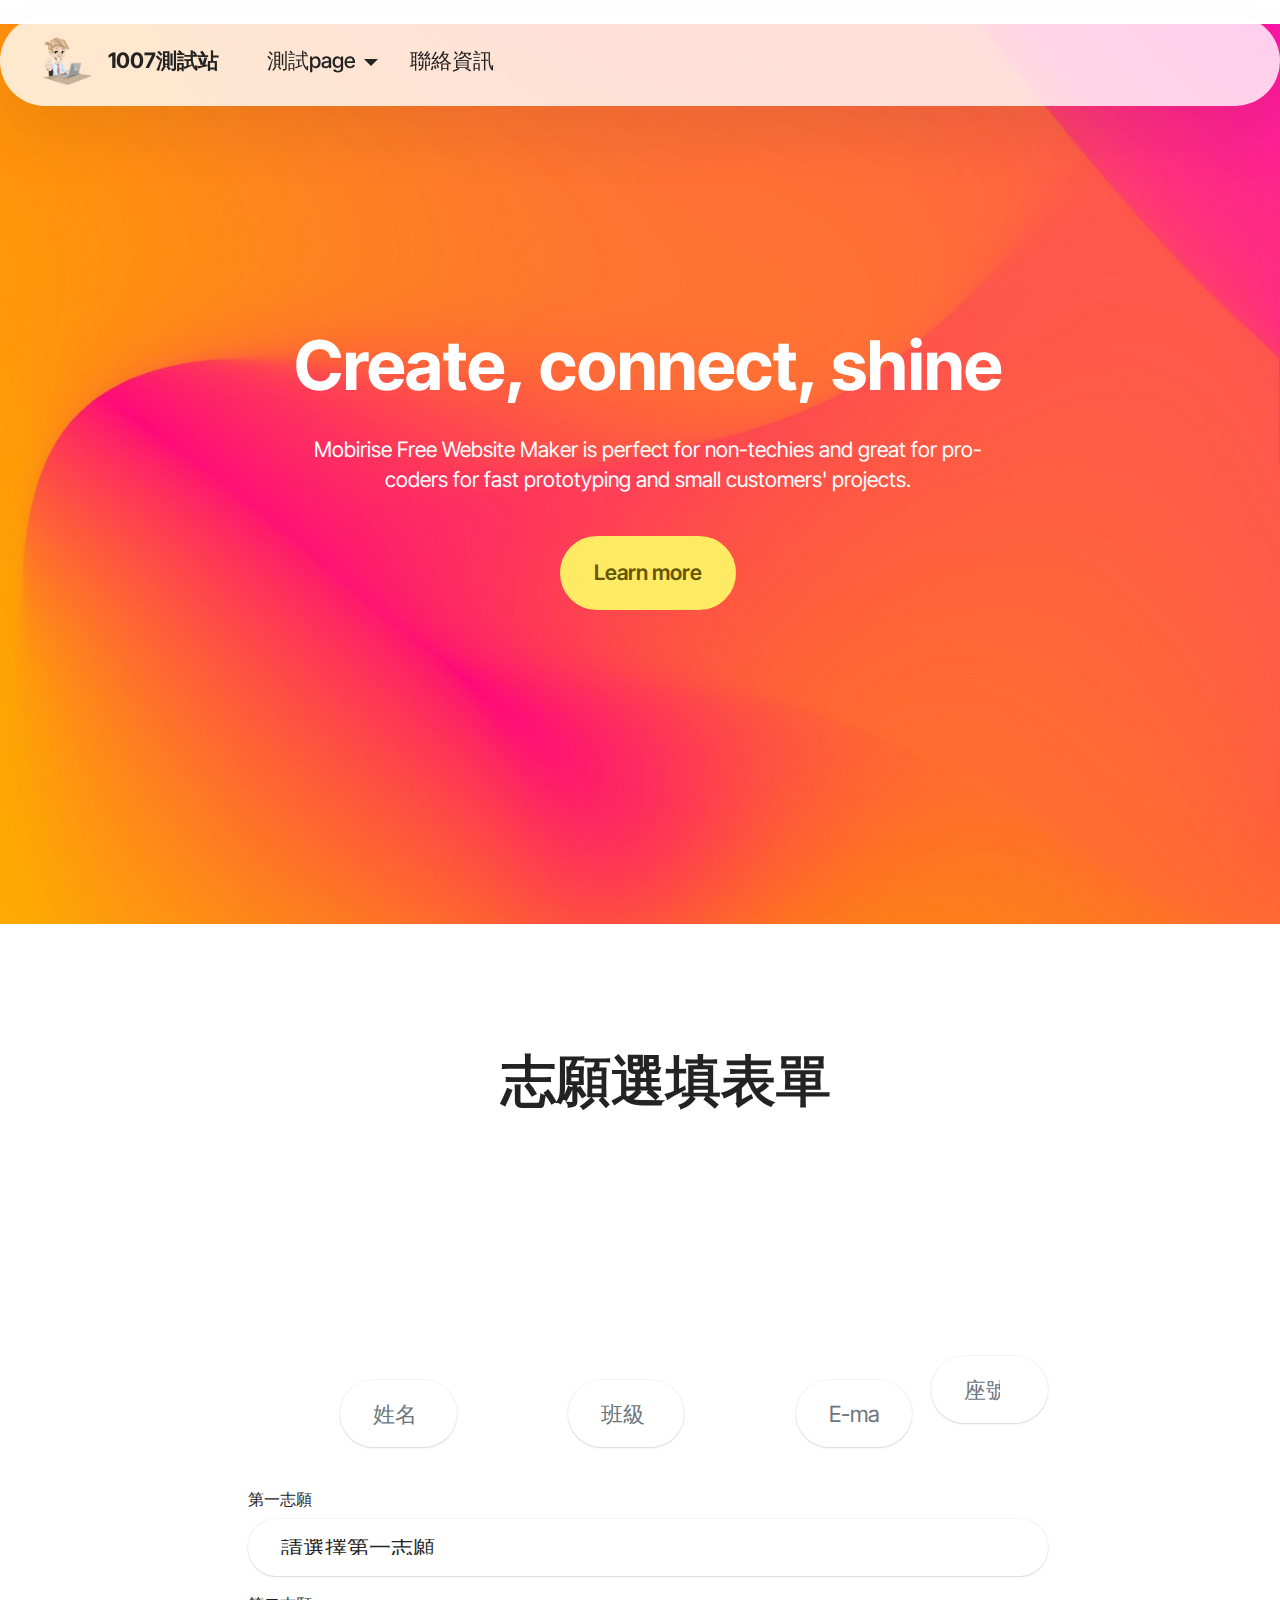
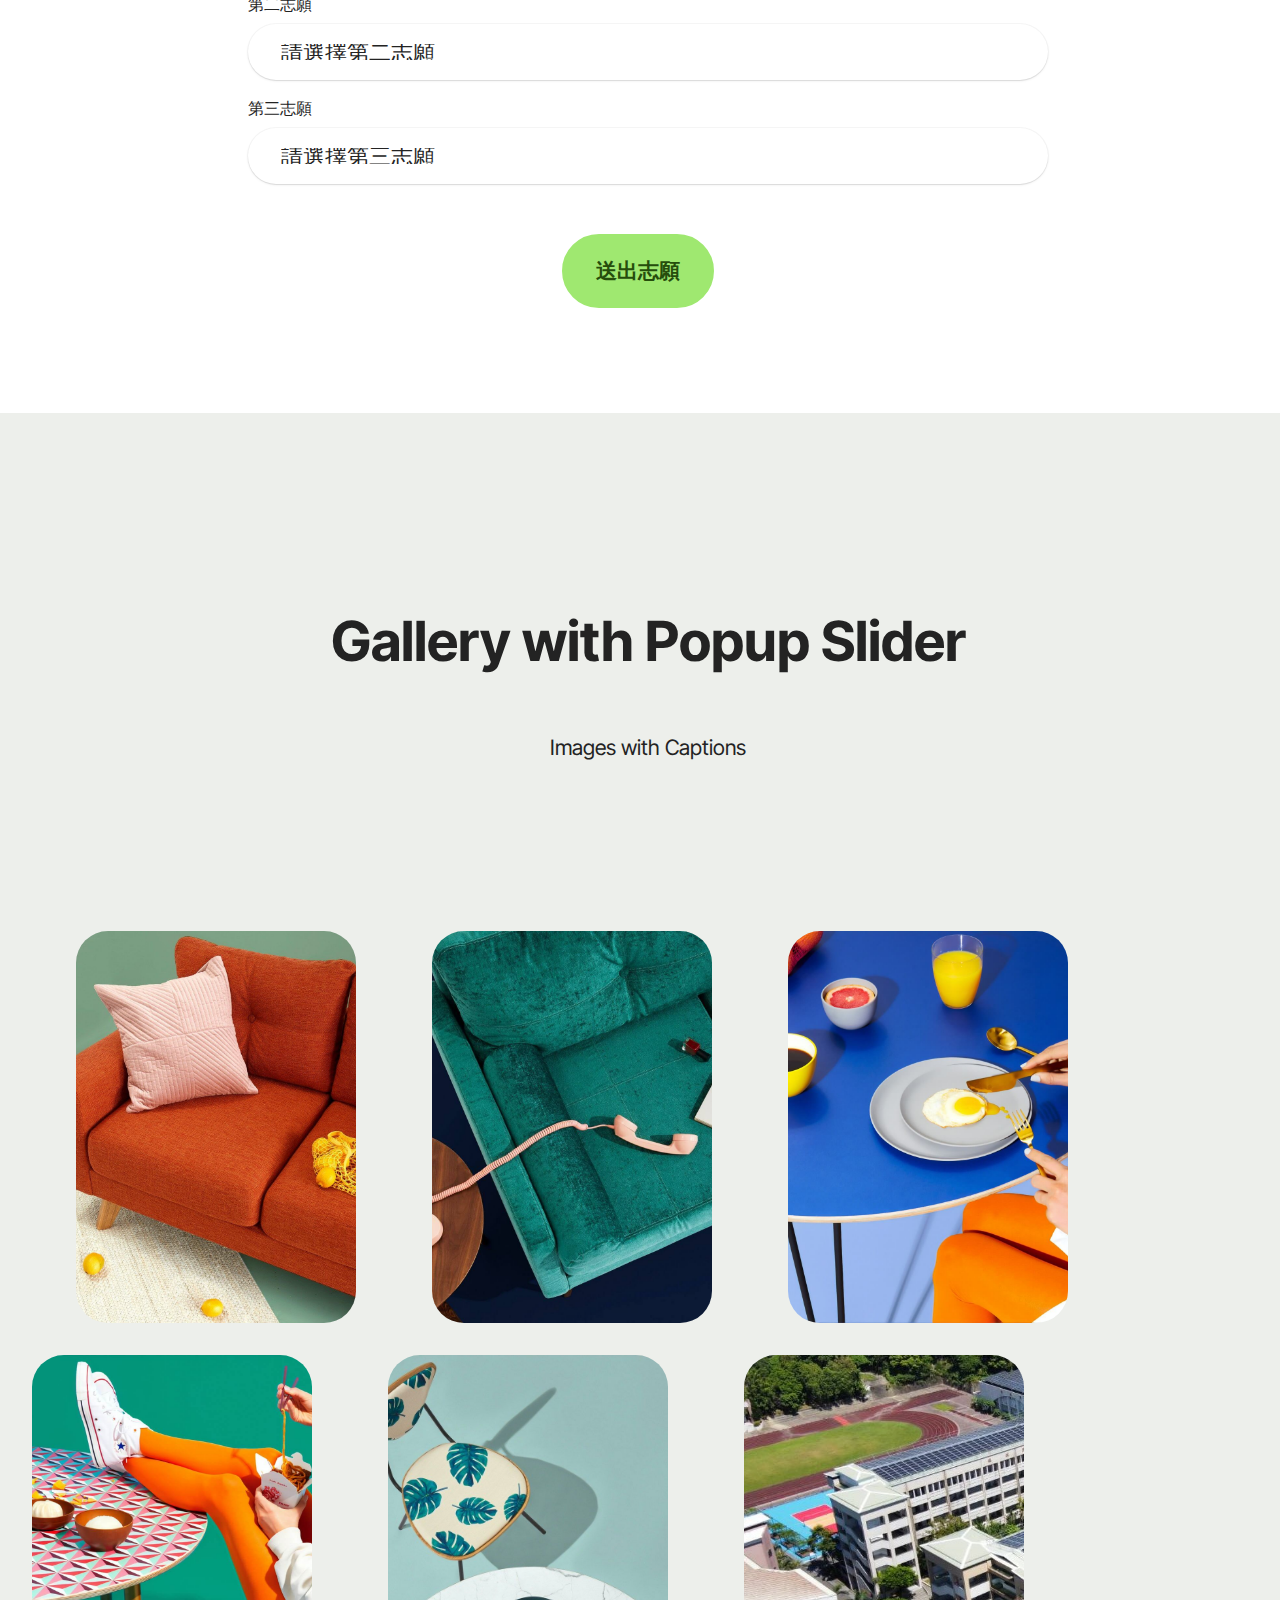
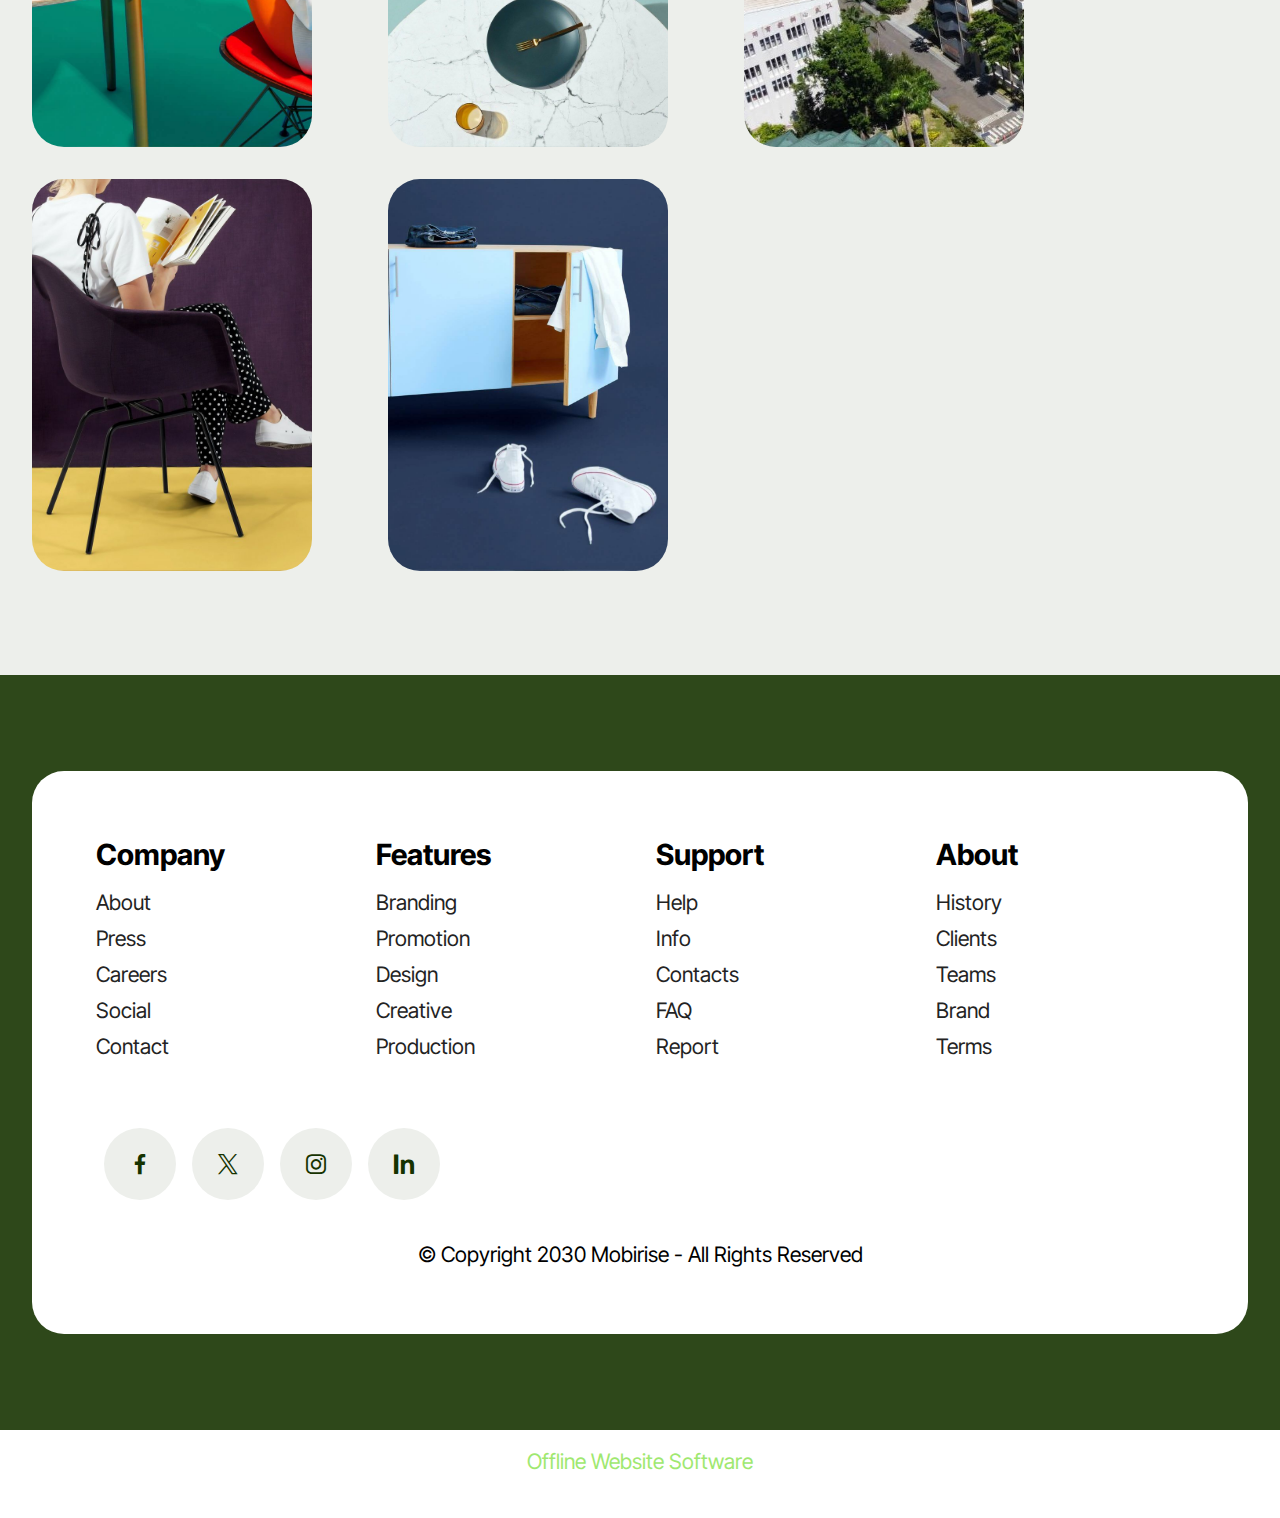
<file: index.html>
<!DOCTYPE html>
<html>
<head>
    <meta charset="UTF-8">
  <meta http-equiv="X-UA-Compatible" content="IE=edge">
  <meta name="generator" content="Mobirise v6.0.6, mobirise.com">
  <meta name="viewport" content="width=device-width, initial-scale=1, minimum-scale=1">
  <link rel="shortcut icon" href="assets/images/mbr-1.png" type="image/x-icon">
  <meta name="description" content="">
  
  
  <title>Home</title>
  <link rel="stylesheet" href="assets/web/assets/mobirise-icons2/mobirise2.css">
  <link rel="stylesheet" href="assets/bootstrap/css/bootstrap.min.css">
  <link rel="stylesheet" href="assets/bootstrap/css/bootstrap-grid.min.css">
  <link rel="stylesheet" href="assets/bootstrap/css/bootstrap-reboot.min.css">
  <link rel="stylesheet" href="assets/dropdown/css/style.css">
  <link rel="stylesheet" href="assets/socicon/css/styles.css">
  <link rel="stylesheet" href="assets/theme/css/style.css">
  <link rel="preload" href="https://fonts.googleapis.com/css?family=Inter+Tight:100,200,300,400,500,600,700,800,900,100i,200i,300i,400i,500i,600i,700i,800i,900i&display=swap" as="style" onload="this.onload=null;this.rel='stylesheet'">
  <noscript><link rel="stylesheet" href="https://fonts.googleapis.com/css?family=Inter+Tight:100,200,300,400,500,600,700,800,900,100i,200i,300i,400i,500i,600i,700i,800i,900i&display=swap"></noscript>
  <link rel="preload" as="style" href="assets/mobirise/css/mbr-additional.css?v=YywcsI"><link rel="stylesheet" href="assets/mobirise/css/mbr-additional.css?v=YywcsI" type="text/css">

  
  
  
</head>
<body>
  
  <section data-bs-version="5.1" class="menu menu1 cid-uYwQd6QhWN" once="menu" id="menu01-0">
	

	<nav class="navbar navbar-dropdown navbar-fixed-top navbar-expand-lg">
		<div class="container">
			<div class="navbar-brand">
				<span class="navbar-logo">
					<a href="https://kkbike-boop.github.io/1003/">
						<img src="assets/images/mbr-1.png" alt="Mobirise Website Builder" style="height: 3rem;">
					</a>
				</span>
				<span class="navbar-caption-wrap"><a class="navbar-caption text-black text-primary display-4" href="index.html#header09-1">1007測試站</a></span>
			</div>
			<button class="navbar-toggler" type="button" data-toggle="collapse" data-bs-toggle="collapse" data-target="#navbarSupportedContent" data-bs-target="#navbarSupportedContent" aria-controls="navbarNavAltMarkup" aria-expanded="false" aria-label="Toggle navigation">
				<div class="hamburger">
					<span></span>
					<span></span>
					<span></span>
					<span></span>
				</div>
			</button>
			<div class="collapse navbar-collapse" id="navbarSupportedContent">
				<ul class="navbar-nav nav-dropdown nav-right" data-app-modern-menu="true"><li class="nav-item dropdown">
						<a class="nav-link link text-black dropdown-toggle display-4" href="https://mobiri.se" aria-expanded="false" data-toggle="dropdown-submenu" data-bs-toggle="dropdown" data-bs-auto-close="outside">測試page</a><div class="dropdown-menu" aria-labelledby="dropdown-417"><a class="text-black dropdown-item text-primary display-4" href="page1.html#article07-7">page的第2個block</a><a class="text-black show dropdown-item text-primary display-4" href="page1.html#footer01-5">page的第3個block</a></div>
					</li>
					<li class="nav-item">
						<a class="nav-link link text-black text-primary display-4" href="index.html#footer01-2">聯絡資訊</a>
					</li></ul>
				
				
			</div>
		</div>
	</nav>
</section>

<section data-bs-version="5.1" class="header09 startm5 cid-uYwQgKo00y mbr-fullscreen" id="header09-1">	
    
	
	
	<div class="container-fluid">
		<div class="row">
			<div class="content-wrap col-12 col-md-8">
				<h1 class="mbr-section-title mbr-fonts-style mbr-white mb-4 display-1">
					<strong>Create, connect, shine</strong>
				</h1>
				
				<p class="mbr-fonts-style mbr-text mbr-white mb-4 display-7">
					Mobirise Free Website Maker is perfect for non-techies and great for pro-coders for fast prototyping
					and small customers' projects.
				</p>
				<div class="mbr-section-btn">
					<a class="btn btn-danger display-7" href="https://mobiri.se">
						Learn more
					</a>
				</div>
			</div>
		</div>
	</div>
</section>

<section data-bs-version="5.1" class="form5 cid-uYCK4HsLDC" id="form02-b">
    
    
    <div class="container">
        <div class="row justify-content-center">
            <div class="col-12 content-head">
                <div class="mbr-section-head mb-5">
                    <h3 class="mbr-section-title mbr-fonts-style align-center mb-0 display-2">
                        <strong>志願選填表單</strong>
                    </h3>
                    
                </div>
            </div>
        </div>
        <div class="row justify-content-center">
            <div class="col-lg-8 mx-auto mbr-form">
                                <form action="#" method="POST" class="mbr-form form-with-styler" id="customForm">
                    <div class="row">
                        <div hidden="hidden" data-form-alert="" class="alert alert-success col-12">送出成功！</div>
                        <div hidden="hidden" data-form-alert-danger="" class="alert alert-danger col-12">
                            抱歉...送出時發生問題！
                        </div>
                    </div>
                    <div class="dragArea row">
                                                <div class="col-md col-sm-12 form-group mb-3" data-for="name">
                            <input type="text" name="name" placeholder="姓名" data-form-field="name" class="form-control" value="" id="name-form02-b" required>
                        </div>
                                                <div class="col-md col-sm-12 form-group mb-3" data-for="class">
                            <input type="text" name="class" placeholder="班級" data-form-field="class" class="form-control" value="" id="class-form02-b" required>
                        </div>
                                                <div class="col-md col-sm-12 form-group mb-3" data-for="email">
                            <input type="email" name="email" placeholder="E-mail" data-form-field="email" class="form-control" value="" id="email-form02-b" required>
                        </div>
                        <div class="col-md col-sm-12 form-group mb-3" data-for="seat_number">
                            <input type="number" name="seat_number" placeholder="座號" data-form-field="seat_number" class="form-control" value="" id="seat_number-form02-b" required>
                        </div>

                        <div class="col-12 form-group mb-3">
                            <label class="form-label" for="wish1">第一志願</label>
                            <select name="wish1" id="wish1" class="form-control" required>
                                <option value="" disabled selected>請選擇第一志願</option>
                                <option value="排骨飯">排骨飯</option>
                                <option value="雞腿飯">雞腿飯</option>
                                <option value="魚排飯">魚排飯</option>
                                <option value="控肉飯">控肉飯</option>
                                <option value="滷雞腿">滷雞腿</option>
                                <option value="香腸飯">香腸飯</option>
                            </select>
                        </div>
                        <div class="col-12 form-group mb-3">
                            <label class="form-label" for="wish2">第二志願</label>
                            <select name="wish2" id="wish2" class="form-control" required>
                                <option value="" disabled selected>請選擇第二志願</option>
                                <option value="排骨飯">排骨飯</option>
                                <option value="雞腿飯">雞腿飯</option>
                                <option value="魚排飯">魚排飯</option>
                                <option value="控肉飯">控肉飯</option>
                                <option value="滷雞腿">滷雞腿</option>
                                <option value="香腸飯">香腸飯</option>
                            </select>
                        </div>
                        <div class="col-12 form-group mb-3">
                            <label class="form-label" for="wish3">第三志願</label>
                            <select name="wish3" id="wish3" class="form-control" required>
                                <option value="" disabled selected>請選擇第三志願</option>
                                <option value="排骨飯">排骨飯</option>
                                <option value="雞腿飯">雞腿飯</option>
                                <option value="魚排飯">魚排飯</option>
                                <option value="控肉飯">控肉飯</option>
                                <option value="滷雞腿">滷雞腿</option>
                                <option value="香腸飯">香腸飯</option>
                            </select>
                        </div>

                                                <div class="col-lg-12 col-md-12 col-sm-12 align-center mbr-section-btn">
                                                        <button type="submit" class="btn btn-primary display-7">送出志願</button>
                        </div>
                    </div>
                </form>
            </div>
        </div>
    </div>
</section>

<section data-bs-version="5.1" class="gallery1 mbr-gallery cid-uYwQlpau29" id="gallery01-3">
    
    

    <div class="container-fluid">
        <div class="row justify-content-center">
            <div class="col-12 content-head">
                <div class="mb-5">
                    <h3 class="mbr-section-title mbr-fonts-style align-center m-0 display-2"><strong>Gallery with Popup Slider</strong></h3>
                    <h4 class="mbr-section-subtitle mbr-fonts-style align-center mb-0 mt-4 display-7">Images with Captions</h4>
                </div>
            </div>
        </div>
        
        <div class="row mbr-gallery">
            <div class="col-12 col-md-6 col-lg-3 item gallery-image">
                <div class="item-wrapper mb-3" data-toggle="modal" data-bs-toggle="modal" data-target="#uYO8Vw5LRJ-modal" data-bs-target="#uYO8Vw5LRJ-modal">
                    <img class="w-100" src="assets/images/gallery01.jpg" alt="Mobirise Website Builder" data-slide-to="0" data-bs-slide-to="0" data-target="#lb-uYO8Vw5LRJ" data-bs-target="#lb-uYO8Vw5LRJ">
                    <div class="icon-wrapper">
                        <span class="mobi-mbri mobi-mbri-search mbr-iconfont mbr-iconfont-btn"></span>
                    </div>
                </div>
                
            </div>
            <div class="col-12 col-md-6 col-lg-3 item gallery-image">
                <div class="item-wrapper mb-3" data-toggle="modal" data-bs-toggle="modal" data-target="#uYO8Vw5LRJ-modal" data-bs-target="#uYO8Vw5LRJ-modal">
                    <img class="w-100" src="assets/images/gallery02.jpg" alt="Mobirise Website Builder" data-slide-to="1" data-bs-slide-to="1" data-target="#lb-uYO8Vw5LRJ" data-bs-target="#lb-uYO8Vw5LRJ">
                    <div class="icon-wrapper">
                        <span class="mobi-mbri mobi-mbri-search mbr-iconfont mbr-iconfont-btn"></span>
                    </div>
                </div>
                
            </div>
            <div class="col-12 col-md-6 col-lg-3 item gallery-image">
                <div class="item-wrapper mb-3" data-toggle="modal" data-bs-toggle="modal" data-target="#uYO8Vw5LRJ-modal" data-bs-target="#uYO8Vw5LRJ-modal">
                    <img class="w-100" src="assets/images/gallery03.jpg" alt="Mobirise Website Builder" data-slide-to="2" data-bs-slide-to="2" data-target="#lb-uYO8Vw5LRJ" data-bs-target="#lb-uYO8Vw5LRJ">
                    <div class="icon-wrapper">
                        <span class="mobi-mbri mobi-mbri-search mbr-iconfont mbr-iconfont-btn"></span>
                    </div>
                </div>
                
            </div>
            <div class="col-12 col-md-6 col-lg-3 item gallery-image">
                <div class="item-wrapper mb-3" data-toggle="modal" data-bs-toggle="modal" data-target="#uYO8Vw5LRJ-modal" data-bs-target="#uYO8Vw5LRJ-modal">
                    <img class="w-100" src="assets/images/gallery04.jpg" alt="Mobirise Website Builder" data-slide-to="3" data-bs-slide-to="3" data-target="#lb-uYO8Vw5LRJ" data-bs-target="#lb-uYO8Vw5LRJ">
                    <div class="icon-wrapper">
                        <span class="mobi-mbri mobi-mbri-search mbr-iconfont mbr-iconfont-btn"></span>
                    </div>
                </div>
                
            </div>
            <div class="col-12 col-md-6 col-lg-3 item gallery-image">
                <div class="item-wrapper mb-3" data-toggle="modal" data-bs-toggle="modal" data-target="#uYO8Vw5LRJ-modal" data-bs-target="#uYO8Vw5LRJ-modal">
                    <img class="w-100" src="assets/images/gallery10.jpg" alt="Mobirise Website Builder" data-slide-to="4" data-bs-slide-to="4" data-target="#lb-uYO8Vw5LRJ" data-bs-target="#lb-uYO8Vw5LRJ">
                    <div class="icon-wrapper">
                        <span class="mobi-mbri mobi-mbri-search mbr-iconfont mbr-iconfont-btn"></span>
                    </div>
                </div>
                
            </div>
            <div class="col-12 col-md-6 col-lg-3 item gallery-image">
                <div class="item-wrapper mb-3" data-toggle="modal" data-bs-toggle="modal" data-target="#uYO8Vw5LRJ-modal" data-bs-target="#uYO8Vw5LRJ-modal">
                    <img class="w-100" src="assets/images/2025-10-6.jpg" alt="Mobirise Website Builder" data-slide-to="5" data-bs-slide-to="5" data-target="#lb-uYO8Vw5LRJ" data-bs-target="#lb-uYO8Vw5LRJ">
                    <div class="icon-wrapper">
                        <span class="mobi-mbri mobi-mbri-search mbr-iconfont mbr-iconfont-btn"></span>
                    </div>
                </div>
                
            </div>
            <div class="col-12 col-md-6 col-lg-3 item gallery-image">
                <div class="item-wrapper mb-3" data-toggle="modal" data-bs-toggle="modal" data-target="#uYO8Vw5LRJ-modal" data-bs-target="#uYO8Vw5LRJ-modal">
                    <img class="w-100" src="assets/images/gallery06.jpg" alt="Mobirise Website Builder" data-slide-to="6" data-bs-slide-to="6" data-target="#lb-uYO8Vw5LRJ" data-bs-target="#lb-uYO8Vw5LRJ">
                    <div class="icon-wrapper">
                        <span class="mobi-mbri mobi-mbri-search mbr-iconfont mbr-iconfont-btn"></span>
                    </div>
                </div>
                
            </div>
            <div class="col-12 col-md-6 col-lg-3 item gallery-image">
                <div class="item-wrapper mb-3" data-toggle="modal" data-bs-toggle="modal" data-target="#uYO8Vw5LRJ-modal" data-bs-target="#uYO8Vw5LRJ-modal">
                    <img class="w-100" src="assets/images/gallery07.jpg" alt="Mobirise Website Builder" data-slide-to="7" data-bs-slide-to="7" data-target="#lb-uYO8Vw5LRJ" data-bs-target="#lb-uYO8Vw5LRJ">
                    <div class="icon-wrapper">
                        <span class="mobi-mbri mobi-mbri-search mbr-iconfont mbr-iconfont-btn"></span>
                    </div>
                </div>
                
            </div>
        </div>

        <div class="modal mbr-slider" tabindex="-1" role="dialog" aria-hidden="true" id="uYO8Vw5LRJ-modal">
            <div class="modal-dialog" role="document">
                <div class="modal-content">
                    <div class="modal-body">
                        <div class="carousel slide" data-pause="false" data-bs-pause="false" id="lb-uYO8Vw5LRJ" data-interval="5000" data-bs-interval="5000">
                            <div class="carousel-inner">
                                <div class="carousel-item active">
                                    <img class="d-block w-100" src="assets/images/gallery01.jpg" alt="Mobirise Website Builder">
                                </div>
                                <div class="carousel-item">
                                    <img class="d-block w-100" src="assets/images/gallery02.jpg" alt="Mobirise Website Builder">
                                </div>
                                <div class="carousel-item">
                                    <img class="d-block w-100" src="assets/images/gallery03.jpg" alt="Mobirise Website Builder">
                                </div>
                                <div class="carousel-item">
                                    <img class="d-block w-100" src="assets/images/gallery04.jpg" alt="Mobirise Website Builder">
                                </div>
                                <div class="carousel-item">
                                    <img class="d-block w-100" src="assets/images/gallery10.jpg" alt="Mobirise Website Builder">
                                </div>
                                <div class="carousel-item">
                                    <img class="d-block w-100" src="assets/images/2025-10-6.jpg" alt="Mobirise Website Builder">
                                </div>
                                <div class="carousel-item">
                                    <img class="d-block w-100" src="assets/images/gallery06.jpg" alt="Mobirise Website Builder">
                                </div>
                                <div class="carousel-item">
                                    <img class="d-block w-100" src="assets/images/gallery07.jpg" alt="Mobirise Website Builder">
                                </div>
                            </div>
                            <ol class="carousel-indicators">
                                <li data-slide-to="0" data-bs-slide-to="0" class="active" data-target="#lb-uYO8Vw5LRJ" data-bs-target="#lb-uYO8Vw5LRJ"></li>
                                <li data-slide-to="1" data-bs-slide-to="1" data-target="#lb-uYO8Vw5LRJ" data-bs-target="#lb-uYO8Vw5LRJ"></li>
                                <li data-slide-to="2" data-bs-slide-to="2" data-target="#lb-uYO8Vw5LRJ" data-bs-target="#lb-uYO8Vw5LRJ"></li>
                                <li data-slide-to="3" data-bs-slide-to="3" data-target="#lb-uYO8Vw5LRJ" data-bs-target="#lb-uYO8Vw5LRJ"></li>
                                <li data-slide-to="4" data-bs-slide-to="4" data-target="#lb-uYO8Vw5LRJ" data-bs-target="#lb-uYO8Vw5LRJ"></li>
                                <li data-slide-to="5" data-bs-slide-to="5" data-target="#lb-uYO8Vw5LRJ" data-bs-target="#lb-uYO8Vw5LRJ"></li>
                                <li data-slide-to="6" data-bs-slide-to="6" data-target="#lb-uYO8Vw5LRJ" data-bs-target="#lb-uYO8Vw5LRJ"></li>
                                <li data-slide-to="7" data-bs-slide-to="7" data-target="#lb-uYO8Vw5LRJ" data-bs-target="#lb-uYO8Vw5LRJ"></li>
                            </ol>
                            <a role="button" href="" class="close" data-dismiss="modal" data-bs-dismiss="modal" aria-label="Close">
                            </a>
                            <a class="carousel-control-prev carousel-control" role="button" data-slide="prev" data-bs-slide="prev" href="#lb-uYO8Vw5LRJ">
                                <span class="mobi-mbri mobi-mbri-arrow-prev" aria-hidden="true"></span>
                                <span class="sr-only visually-hidden">Previous</span>
                            </a>
                            <a class="carousel-control-next carousel-control" role="button" data-slide="next" data-bs-slide="next" href="#lb-uYO8Vw5LRJ">
                                <span class="mobi-mbri mobi-mbri-arrow-next" aria-hidden="true"></span>
                                <span class="sr-only visually-hidden">Next</span>
                            </a>
                    </div>
                </div>
            </div>
        </div>
    </div>
</section>

<section data-bs-version="5.1" class="footer1 cid-uYwQk1B6o8" once="footers" id="footer01-2">
	

	
	
	<div class="container">
		<div class="row mbr-white">
			<div class="col-12 col-md-6 col-lg-3">
				<h5 class="mbr-section-subtitle mbr-fonts-style mb-2 display-5">
					<strong>Company</strong>
				</h5>
				<ul class="list mbr-fonts-style display-7">
					<li class="mbr-text item-wrap">About</li>
					<li class="mbr-text item-wrap">Press</li>
					<li class="mbr-text item-wrap">Careers</li>
					<li class="mbr-text item-wrap">Social</li>
					<li class="mbr-text item-wrap">Contact</li>
				</ul>
			</div>
			<div class="col-12 col-md-6 col-lg-3">
				<h5 class="mbr-section-subtitle mbr-fonts-style mb-2 display-5">
					<strong>Features</strong>
				</h5>
				<ul class="list mbr-fonts-style display-7">
					<li class="mbr-text item-wrap">Branding</li>
					<li class="mbr-text item-wrap">Promotion</li>
					<li class="mbr-text item-wrap">Design</li>
					<li class="mbr-text item-wrap">Creative</li>
					<li class="mbr-text item-wrap">Production</li>
				</ul>
			</div>
			<div class="col-12 col-md-6 col-lg-3">
				<h5 class="mbr-section-subtitle mbr-fonts-style mb-2 display-5">
					<strong>Support</strong>
				</h5>
				<ul class="list mbr-fonts-style display-7">
					<li class="mbr-text item-wrap">Help</li>
					<li class="mbr-text item-wrap">Info</li>
					<li class="mbr-text item-wrap">Contacts</li>
					<li class="mbr-text item-wrap">FAQ</li>
					<li class="mbr-text item-wrap">Report</li>
				</ul>
			</div>
			<div class="col-12 col-md-6 col-lg-3">
				<h5 class="mbr-section-subtitle mbr-fonts-style mb-2 display-5">
					<strong>About</strong>
				</h5>
				<ul class="list mbr-fonts-style display-7">
					<li class="mbr-text item-wrap">History</li>
					<li class="mbr-text item-wrap">Clients</li>
					<li class="mbr-text item-wrap">Teams</li>
					<li class="mbr-text item-wrap">Brand</li>
					<li class="mbr-text item-wrap">Terms</li>
				</ul>
			</div>
			<div class="col-12 mt-5 footer-col">
				

				<div class="social-row mt-2 display-7">
					<div class="soc-item">
						<a href="https://mobiri.se/">
							<span class="mbr-iconfont socicon socicon-facebook"></span>
						</a>
					</div>
					<div class="soc-item">
						<a href="https://mobiri.se/">
							<span class="mbr-iconfont socicon socicon-twitter"></span>
						</a>
					</div>
					<div class="soc-item">
						<a href="https://mobiri.se/">
							<span class="mbr-iconfont socicon socicon-instagram"></span>
						</a>
					</div>
					<div class="soc-item">
						<a href="https://mobiri.se/">
							<span class="mbr-iconfont socicon socicon-logmein socicon"></span>
						</a>
					</div>
				</div>
			</div>
			<div class="col-12 mt-4">
				<p class="mbr-text mb-0 mbr-fonts-style copyright align-center display-7">
					© Copyright 2030 Mobirise - All Rights Reserved
				</p>
			</div>
		</div>
	</div>
</section><section class="display-7" style="padding: 0;align-items: center;justify-content: center;flex-wrap: wrap;    align-content: center;display: flex;position: relative;height: 4rem;"><a href="https://mobiri.se/" style="flex: 1 1;height: 4rem;position: absolute;width: 100%;z-index: 1;"><img alt="" style="height: 4rem;" src="[data-uri]"></a><p style="margin: 0;text-align: center;" class="display-7">&#8204;</p><a style="z-index:1" href="https://mobirise.com/offline-website-builder.html">Offline Website Software</a></section><script src="assets/bootstrap/js/bootstrap.bundle.min.js"></script>  <script src="assets/smoothscroll/smooth-scroll.js"></script>  <script src="assets/ytplayer/index.js"></script>  <script src="assets/dropdown/js/navbar-dropdown.js"></script>  <script src="assets/theme/js/script.js"></script>  <script src="assets/formoid/formoid.min.js"></script>  
  
<script>
document.addEventListener('DOMContentLoaded', function() {
    const form = document.getElementById('customForm');
    const selects = [
        document.getElementById('wish1'),
        document.getElementById('wish2'),
        document.getElementById('wish3')
    ];
    // 所有餐點選項
    const menuOptions = ["排骨飯", "雞腿飯", "魚排飯", "控肉飯", "滷雞腿", "香腸飯"];

    // Google 表單的提交 URL
    const googleFormUrl = "https://docs.google.com/forms/d/e/1FAIpQLSfjxT2M0RN8kHF5hQExtwdjkceLdPt-b3rQytJzlxU6Mr6g3g/formResponse";
    
    // Google 表單的 Entry 欄位對應
    // entry.1958155011=1 -> 姓名
    // entry.246289483=2 -> 班級
    // entry.1734264513=3 -> E-mail
    // entry.768838269=4 -> 座號
    // entry.971579260=5 -> 第一志願
    // entry.1140425096=6 -> 第二志願
    // entry.1383795737=7 -> 第三志願
    const fieldMap = {
        'name-form02-b': 'entry.1958155011',
        'class-form02-b': 'entry.246289483',
        'email-form02-b': 'entry.1734264513',
        'seat_number-form02-b': 'entry.768838269',
        'wish1': 'entry.971579260',
        'wish2': 'entry.1140425096',
        'wish3': 'entry.1383795737'
    };

    /**
     * 更新所有下拉式選單的選項，以排除已被選取的選項。
     */
    function updateOptions() {
        const selectedValues = selects.map(s => s.value).filter(v => v); // 獲取所有已選值
        
        selects.forEach(currentSelect => {
            const currentValue = currentSelect.value;
            // 重新建構選項列表 (保留第一個 disabled/placeholder 選項)
            let newOptions = `<option value="" disabled ${currentValue ? '' : 'selected'}>請選擇${currentSelect.id === 'wish1' ? '第一' : currentSelect.id === 'wish2' ? '第二' : '第三'}志願</option>`;

            menuOptions.forEach(optionValue => {
                // 如果選項值是當前選單的已選值，則保留並設為 selected
                if (optionValue === currentValue) {
                    newOptions += `<option value="${optionValue}" selected>${optionValue}</option>`;
                } 
                // 如果選項值未被任何其他選單選中，則啟用該選項
                else if (!selectedValues.includes(optionValue)) {
                    newOptions += `<option value="${optionValue}">${optionValue}</option>`;
                }
                // 否則，該選項被其他志願選走，被隱藏或移除（此處採用不新增被選走的選項）
            });

            currentSelect.innerHTML = newOptions;
        });
    }

    // 監聽所有志願下拉式選單的變動
    selects.forEach(select => {
        select.addEventListener('change', updateOptions);
    });

    // 初始化時先執行一次，確保選項是正確的
    updateOptions();


    // 處理表單提交
    form.addEventListener('submit', function(e) {
        e.preventDefault(); // 阻止 Mobirise 內建或瀏覽器預設的表單提交
        
        // 簡單的前端驗證（確保所有必填欄位都有值）
        if (!form.checkValidity()) {
             // 觸發瀏覽器原生的驗證提示
            form.reportValidity(); 
            return;
        }

        const formData = new FormData(form);
        let queryString = '';

        // 收集並組裝所有需要提交到 Google 表單的欄位資料
        for (const [inputName, entryId] of Object.entries(fieldMap)) {
            const element = document.getElementById(inputName);
            if (element) {
                const value = encodeURIComponent(element.value);
                queryString += `&${entryId}=${value}`;
            }
        }
        
        // 移除第一個多餘的 '&' 符號
        const finalUrl = `${googleFormUrl}?${queryString.substring(1)}`;

        // 強制使用 fetch 提交資料
        fetch(finalUrl, {
            method: 'POST',
            mode: 'no-cors' // 必須設定為 no-cors 才能成功提交到 Google 表單
        })
        .then(response => {
            // 由於 mode: 'no-cors'，我們無法檢查實際的回應狀態，
            // 只能假設提交是成功的。
            console.log('Submission sent (mode: no-cors).');
            // 顯示成功訊息 (使用 Mobirise 內建的 alert 元素)
            const successAlert = form.querySelector('[data-form-alert]');
            if (successAlert) {
                successAlert.hidden = false;
                successAlert.style.display = 'block';
            }
            form.reset(); // 重設表單
            updateOptions(); // 重設選單選項狀態
            
            // 10秒後隱藏成功訊息
            setTimeout(() => {
                if (successAlert) {
                    successAlert.hidden = true;
                    successAlert.style.display = 'none';
                }
            }, 10000); 
        })
        .catch(error => {
            // 由於 no-cors 模式，實際的錯誤捕捉較困難。
            // 這裡顯示一般錯誤訊息。
            console.error('Error during fetch submission:', error);
            const dangerAlert = form.querySelector('[data-form-alert-danger]');
            if (dangerAlert) {
                dangerAlert.hidden = false;
                dangerAlert.style.display = 'block';
            }
        });
    });
});
</script>
  
<div class="gtranslate_wrapper"></div>
<script>window.gtranslateSettings = {"default_language":"zh-TW","languages":["zh-TW","en","ja"],"wrapper_selector":".gtranslate_wrapper","flag_style":"3d"}</script>
<script src="https://cdn.gtranslate.net/widgets/latest/float.js" defer></script>



</body>
</html>
</file>
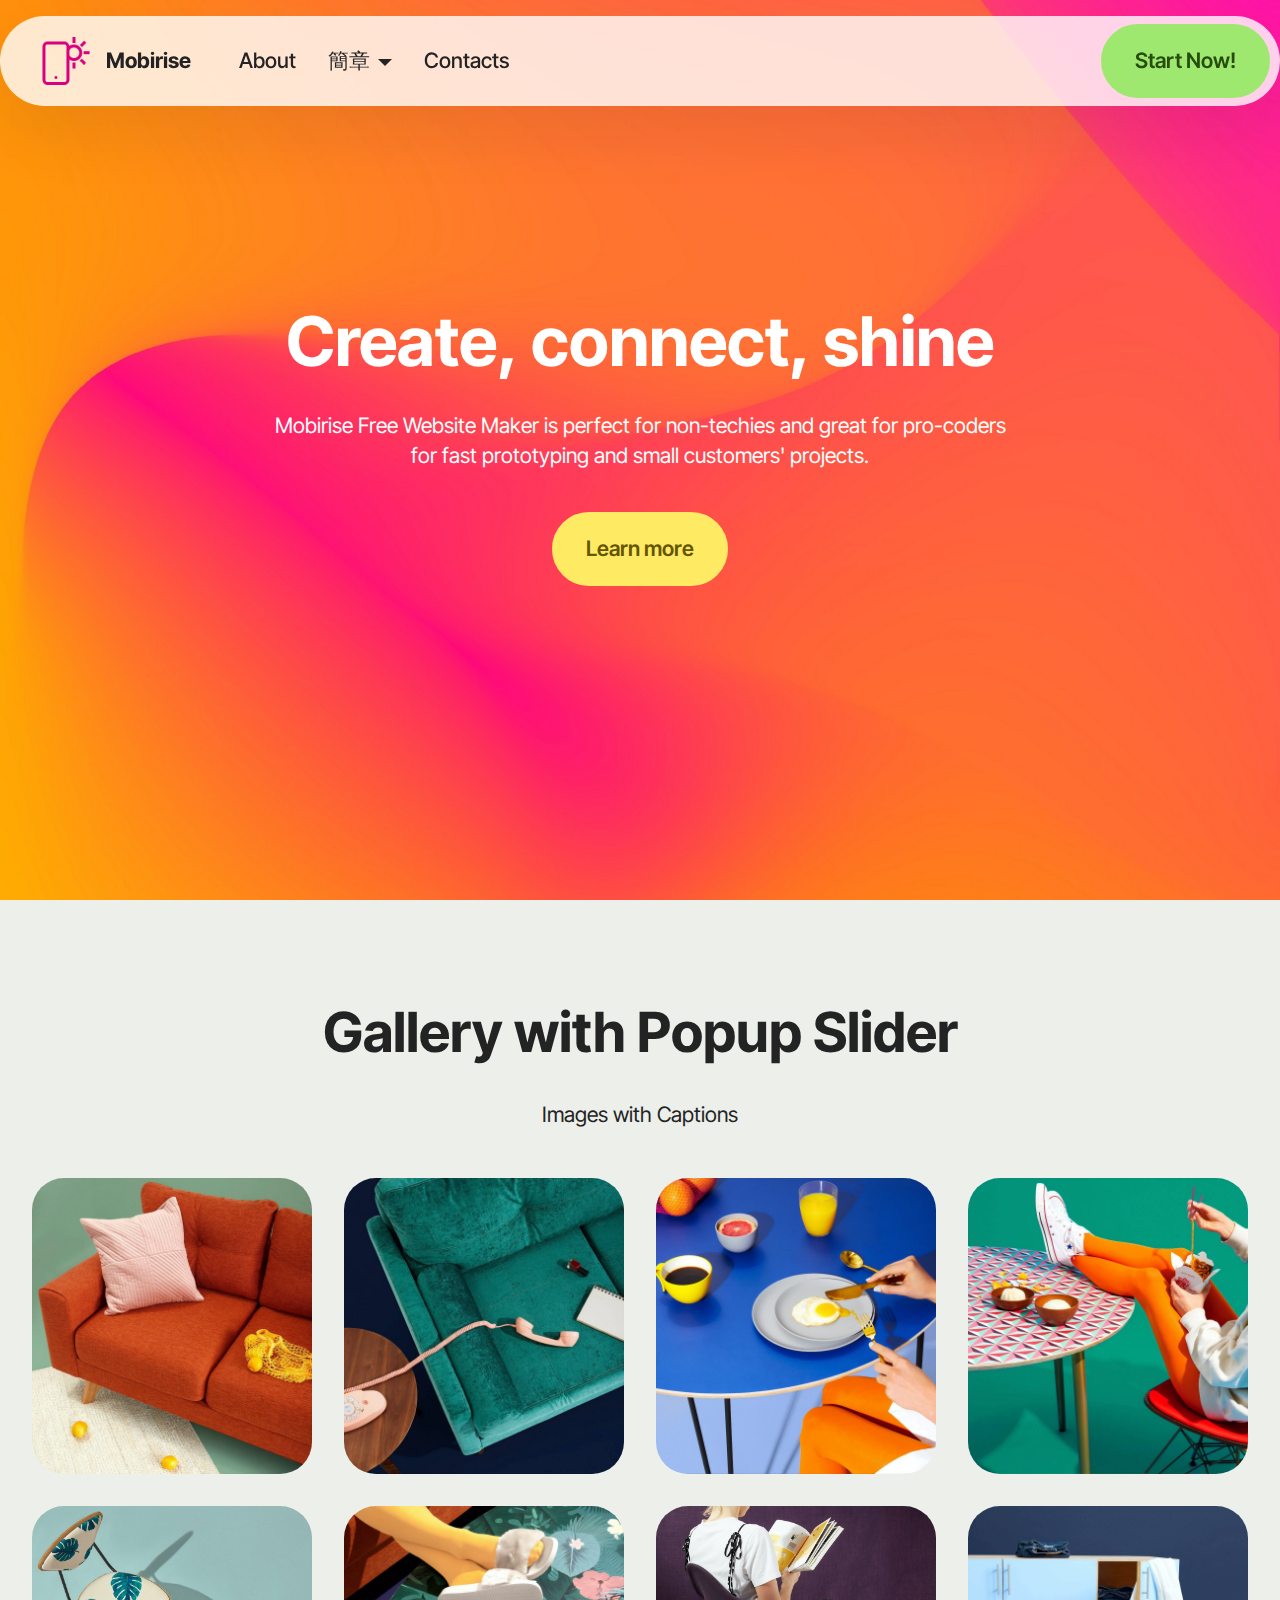
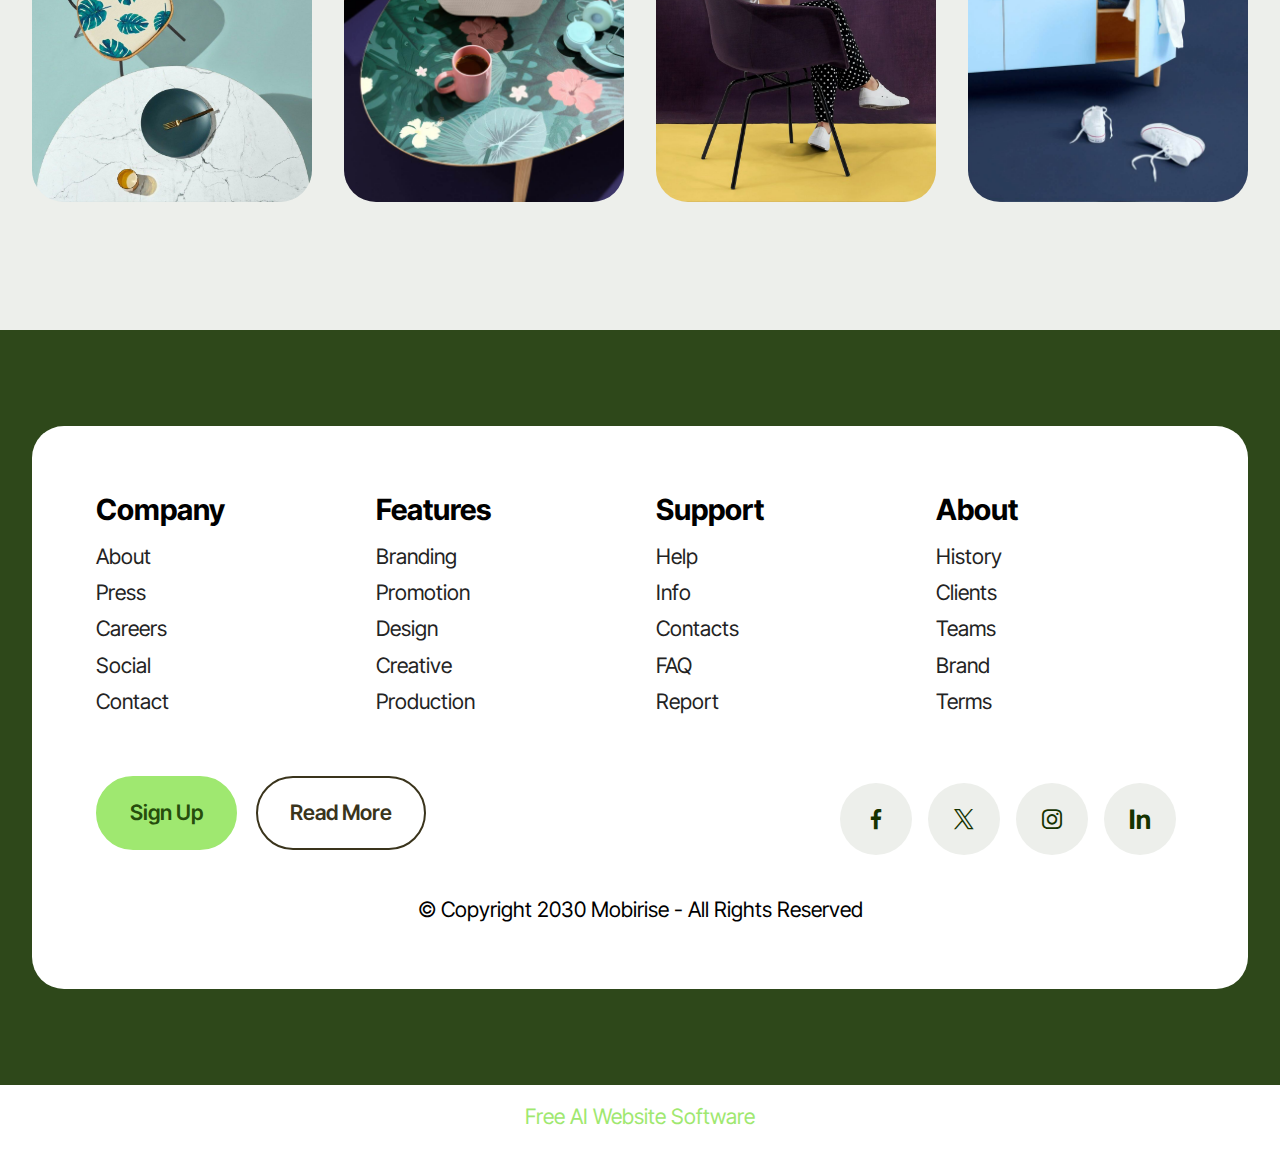
<file: index拷貝.html>
<!DOCTYPE html>
<html  >
<head>
  <!-- Site made with Mobirise Website Builder v6.1.4, https://mobirise.com -->
  <meta charset="UTF-8">
  <meta http-equiv="X-UA-Compatible" content="IE=edge">
  <meta name="generator" content="Mobirise v6.1.4, mobirise.com">
  <meta name="viewport" content="width=device-width, initial-scale=1, minimum-scale=1">
  <link rel="shortcut icon" href="assets/images/logo.png" type="image/x-icon">
  <meta name="description" content="">
  
  
  <title>Home</title>
  <link rel="stylesheet" href="assets/web/assets/mobirise-icons2/mobirise2.css">
  <link rel="stylesheet" href="assets/bootstrap/css/bootstrap.min.css">
  <link rel="stylesheet" href="assets/dropdown/css/style.css">
  <link rel="stylesheet" href="assets/socicon/css/styles.css">
  <link rel="stylesheet" href="assets/theme/css/style.css">
  <link rel="preload" href="https://fonts.googleapis.com/css2?family=Inter+Tight:wght@400;700&display=swap&display=swap" as="style" onload="this.onload=null;this.rel='stylesheet'">
  <noscript><link rel="stylesheet" href="https://fonts.googleapis.com/css2?family=Inter+Tight:wght@400;700&display=swap&display=swap"></noscript>
  <link rel="preload" as="style" href="assets/mobirise/css/mbr-additional.css?v=DHICzZ"><link rel="stylesheet" href="assets/mobirise/css/mbr-additional.css?v=DHICzZ" type="text/css">

  
  
  
</head>
<body>
  
  <section data-bs-version="5.1" class="menu menu1 cid-uYwQd6QhWN" once="menu" id="menu01-0">
	

	<nav class="navbar navbar-dropdown navbar-fixed-top navbar-expand-lg">
		<div class="container">
			<div class="navbar-brand">
				<span class="navbar-logo">
					<a href="https://mobiri.se">
						<img src="assets/images/logo.png" alt="Mobirise Website Builder" style="height: 3rem;">
					</a>
				</span>
				<span class="navbar-caption-wrap"><a class="navbar-caption text-black display-4" href="https://mobiri.se">Mobirise</a></span>
			</div>
			<button class="navbar-toggler" type="button" data-toggle="collapse" data-bs-toggle="collapse" data-target="#navbarSupportedContent" data-bs-target="#navbarSupportedContent" aria-controls="navbarNavAltMarkup" aria-expanded="false" aria-label="Toggle navigation">
				<div class="hamburger">
					<span></span>
					<span></span>
					<span></span>
					<span></span>
				</div>
			</button>
			<div class="collapse navbar-collapse" id="navbarSupportedContent">
				<ul class="navbar-nav nav-dropdown" data-app-modern-menu="true"><li class="nav-item">
						<a class="nav-link link text-black display-4" href="https://mobiri.se">About</a>
					</li>
					<li class="nav-item dropdown">
						<a class="nav-link link text-black dropdown-toggle display-4" href="https://mobiri.se" aria-expanded="false" data-toggle="dropdown-submenu" data-bs-toggle="dropdown" data-bs-auto-close="outside">簡章</a><div class="dropdown-menu" aria-labelledby="dropdown-417"><a class="text-black dropdown-item text-primary display-4" href="page1.html#article02-6">主辦人的話</a><a class="text-black show dropdown-item text-primary display-4" href="page1.html#article07-7">競賽規則</a></div>
					</li>
					<li class="nav-item">
						<a class="nav-link link text-black display-4" href="https://mobiri.se">Contacts</a>
					</li></ul>
				
				<div class="navbar-buttons mbr-section-btn">
					<a class="btn btn-primary display-4" href="https://mobiri.se"> Start Now!</a>
				</div>
			</div>
		</div>
	</nav>
</section>

<section data-bs-version="5.1" class="header09 startm5 cid-uYwQgKo00y mbr-fullscreen" id="header09-1">	
    
	
	
	<div class="container-fluid">
		<div class="row">
			<div class="content-wrap col-12 col-md-8">
				<h1 class="mbr-section-title mbr-fonts-style mbr-white mb-4 display-1">
					<strong>Create, connect, shine</strong>
				</h1>
				
				<p class="mbr-fonts-style mbr-text mbr-white mb-4 display-7">
					Mobirise Free Website Maker is perfect for non-techies and great for pro-coders for fast prototyping
					and small customers' projects.
				</p>
				<div class="mbr-section-btn">
					<a class="btn btn-danger display-7" href="https://mobiri.se">
						Learn more
					</a>
				</div>
			</div>
		</div>
	</div>
</section>

<section data-bs-version="5.1" class="gallery1 mbr-gallery cid-uYwQlpau29" id="gallery01-3">
    
    

    <div class="container-fluid">
        <div class="row justify-content-center">
            <div class="col-12 content-head">
                <div class="mb-5">
                    <h3 class="mbr-section-title mbr-fonts-style align-center m-0 display-2"><strong>Gallery with Popup Slider</strong></h3>
                    <h4 class="mbr-section-subtitle mbr-fonts-style align-center mb-0 mt-4 display-7">Images with Captions</h4>
                </div>
            </div>
        </div>
        
        <div class="row mbr-gallery">
            <div class="col-12 col-md-6 col-lg-3 item gallery-image">
                <div class="item-wrapper mb-3" data-toggle="modal" data-bs-toggle="modal" data-target="#uYwROoXVbE-modal" data-bs-target="#uYwROoXVbE-modal">
                    <img class="w-100" src="assets/images/gallery01.jpg" alt="Mobirise Website Builder" data-slide-to="0" data-bs-slide-to="0" data-target="#lb-uYwROoXVbE" data-bs-target="#lb-uYwROoXVbE">
                    <div class="icon-wrapper">
                        <span class="mobi-mbri mobi-mbri-search mbr-iconfont mbr-iconfont-btn"></span>
                    </div>
                </div>
                
            </div>
            <div class="col-12 col-md-6 col-lg-3 item gallery-image">
                <div class="item-wrapper mb-3" data-toggle="modal" data-bs-toggle="modal" data-target="#uYwROoXVbE-modal" data-bs-target="#uYwROoXVbE-modal">
                    <img class="w-100" src="assets/images/gallery02.jpg" alt="Mobirise Website Builder" data-slide-to="1" data-bs-slide-to="1" data-target="#lb-uYwROoXVbE" data-bs-target="#lb-uYwROoXVbE">
                    <div class="icon-wrapper">
                        <span class="mobi-mbri mobi-mbri-search mbr-iconfont mbr-iconfont-btn"></span>
                    </div>
                </div>
                
            </div>
            <div class="col-12 col-md-6 col-lg-3 item gallery-image">
                <div class="item-wrapper mb-3" data-toggle="modal" data-bs-toggle="modal" data-target="#uYwROoXVbE-modal" data-bs-target="#uYwROoXVbE-modal">
                    <img class="w-100" src="assets/images/gallery03.jpg" alt="Mobirise Website Builder" data-slide-to="2" data-bs-slide-to="2" data-target="#lb-uYwROoXVbE" data-bs-target="#lb-uYwROoXVbE">
                    <div class="icon-wrapper">
                        <span class="mobi-mbri mobi-mbri-search mbr-iconfont mbr-iconfont-btn"></span>
                    </div>
                </div>
                
            </div>
            <div class="col-12 col-md-6 col-lg-3 item gallery-image">
                <div class="item-wrapper mb-3" data-toggle="modal" data-bs-toggle="modal" data-target="#uYwROoXVbE-modal" data-bs-target="#uYwROoXVbE-modal">
                    <img class="w-100" src="assets/images/gallery04.jpg" alt="Mobirise Website Builder" data-slide-to="3" data-bs-slide-to="3" data-target="#lb-uYwROoXVbE" data-bs-target="#lb-uYwROoXVbE">
                    <div class="icon-wrapper">
                        <span class="mobi-mbri mobi-mbri-search mbr-iconfont mbr-iconfont-btn"></span>
                    </div>
                </div>
                
            </div>
            <div class="col-12 col-md-6 col-lg-3 item gallery-image">
                <div class="item-wrapper mb-3" data-toggle="modal" data-bs-toggle="modal" data-target="#uYwROoXVbE-modal" data-bs-target="#uYwROoXVbE-modal">
                    <img class="w-100" src="assets/images/gallery10.jpg" alt="Mobirise Website Builder" data-slide-to="4" data-bs-slide-to="4" data-target="#lb-uYwROoXVbE" data-bs-target="#lb-uYwROoXVbE">
                    <div class="icon-wrapper">
                        <span class="mobi-mbri mobi-mbri-search mbr-iconfont mbr-iconfont-btn"></span>
                    </div>
                </div>
                
            </div>
            <div class="col-12 col-md-6 col-lg-3 item gallery-image">
                <div class="item-wrapper mb-3" data-toggle="modal" data-bs-toggle="modal" data-target="#uYwROoXVbE-modal" data-bs-target="#uYwROoXVbE-modal">
                    <img class="w-100" src="assets/images/gallery05.jpg" alt="Mobirise Website Builder" data-slide-to="5" data-bs-slide-to="5" data-target="#lb-uYwROoXVbE" data-bs-target="#lb-uYwROoXVbE">
                    <div class="icon-wrapper">
                        <span class="mobi-mbri mobi-mbri-search mbr-iconfont mbr-iconfont-btn"></span>
                    </div>
                </div>
                
            </div>
            <div class="col-12 col-md-6 col-lg-3 item gallery-image">
                <div class="item-wrapper mb-3" data-toggle="modal" data-bs-toggle="modal" data-target="#uYwROoXVbE-modal" data-bs-target="#uYwROoXVbE-modal">
                    <img class="w-100" src="assets/images/gallery06.jpg" alt="Mobirise Website Builder" data-slide-to="6" data-bs-slide-to="6" data-target="#lb-uYwROoXVbE" data-bs-target="#lb-uYwROoXVbE">
                    <div class="icon-wrapper">
                        <span class="mobi-mbri mobi-mbri-search mbr-iconfont mbr-iconfont-btn"></span>
                    </div>
                </div>
                
            </div>
            <div class="col-12 col-md-6 col-lg-3 item gallery-image">
                <div class="item-wrapper mb-3" data-toggle="modal" data-bs-toggle="modal" data-target="#uYwROoXVbE-modal" data-bs-target="#uYwROoXVbE-modal">
                    <img class="w-100" src="assets/images/gallery07.jpg" alt="Mobirise Website Builder" data-slide-to="7" data-bs-slide-to="7" data-target="#lb-uYwROoXVbE" data-bs-target="#lb-uYwROoXVbE">
                    <div class="icon-wrapper">
                        <span class="mobi-mbri mobi-mbri-search mbr-iconfont mbr-iconfont-btn"></span>
                    </div>
                </div>
                
            </div>
        </div>

        <div class="modal mbr-slider" tabindex="-1" role="dialog" aria-hidden="true" id="uYwROoXVbE-modal">
            <div class="modal-dialog" role="document">
                <div class="modal-content">
                    <div class="modal-body">
                        <div class="carousel slide" data-pause="false" data-bs-pause="false" id="lb-uYwROoXVbE" data-interval="5000" data-bs-interval="5000">
                            <div class="carousel-inner">
                                <div class="carousel-item active">
                                    <img class="d-block w-100" src="assets/images/gallery01.jpg" alt="Mobirise Website Builder">
                                </div>
                                <div class="carousel-item">
                                    <img class="d-block w-100" src="assets/images/gallery02.jpg" alt="Mobirise Website Builder">
                                </div>
                                <div class="carousel-item">
                                    <img class="d-block w-100" src="assets/images/gallery03.jpg" alt="Mobirise Website Builder">
                                </div>
                                <div class="carousel-item">
                                    <img class="d-block w-100" src="assets/images/gallery04.jpg" alt="Mobirise Website Builder">
                                </div>
                                <div class="carousel-item">
                                    <img class="d-block w-100" src="assets/images/gallery10.jpg" alt="Mobirise Website Builder">
                                </div>
                                <div class="carousel-item">
                                    <img class="d-block w-100" src="assets/images/gallery05.jpg" alt="Mobirise Website Builder">
                                </div>
                                <div class="carousel-item">
                                    <img class="d-block w-100" src="assets/images/gallery06.jpg" alt="Mobirise Website Builder">
                                </div>
                                <div class="carousel-item">
                                    <img class="d-block w-100" src="assets/images/gallery07.jpg" alt="Mobirise Website Builder">
                                </div>
                            </div>
                            <ol class="carousel-indicators">
                                <li data-slide-to="0" data-bs-slide-to="0" class="active" data-target="#lb-uYwROoXVbE" data-bs-target="#lb-uYwROoXVbE"></li>
                                <li data-slide-to="1" data-bs-slide-to="1" data-target="#lb-uYwROoXVbE" data-bs-target="#lb-uYwROoXVbE"></li>
                                <li data-slide-to="2" data-bs-slide-to="2" data-target="#lb-uYwROoXVbE" data-bs-target="#lb-uYwROoXVbE"></li>
                                <li data-slide-to="3" data-bs-slide-to="3" data-target="#lb-uYwROoXVbE" data-bs-target="#lb-uYwROoXVbE"></li>
                                <li data-slide-to="4" data-bs-slide-to="4" data-target="#lb-uYwROoXVbE" data-bs-target="#lb-uYwROoXVbE"></li>
                                <li data-slide-to="5" data-bs-slide-to="5" data-target="#lb-uYwROoXVbE" data-bs-target="#lb-uYwROoXVbE"></li>
                                <li data-slide-to="6" data-bs-slide-to="6" data-target="#lb-uYwROoXVbE" data-bs-target="#lb-uYwROoXVbE"></li>
                                <li data-slide-to="7" data-bs-slide-to="7" data-target="#lb-uYwROoXVbE" data-bs-target="#lb-uYwROoXVbE"></li>
                            </ol>
                            <a role="button" href="" class="close" data-dismiss="modal" data-bs-dismiss="modal" aria-label="Close">
                            </a>
                            <a class="carousel-control-prev carousel-control" role="button" data-slide="prev" data-bs-slide="prev" href="#lb-uYwROoXVbE">
                                <span class="mobi-mbri mobi-mbri-arrow-prev" aria-hidden="true"></span>
                                <span class="sr-only visually-hidden">Previous</span>
                            </a>
                            <a class="carousel-control-next carousel-control" role="button" data-slide="next" data-bs-slide="next" href="#lb-uYwROoXVbE">
                                <span class="mobi-mbri mobi-mbri-arrow-next" aria-hidden="true"></span>
                                <span class="sr-only visually-hidden">Next</span>
                            </a>
                        </div>
                    </div>
                </div>
            </div>
        </div>
    </div>
</section>

<section data-bs-version="5.1" class="footer1 cid-uYwQk1B6o8" once="footers" id="footer01-2">
	

	
	
	<div class="container">
		<div class="row mbr-white">
			<div class="col-12 col-md-6 col-lg-3">
				<h5 class="mbr-section-subtitle mbr-fonts-style mb-2 display-5">
					<strong>Company</strong>
				</h5>
				<ul class="list mbr-fonts-style display-7">
					<li class="mbr-text item-wrap">About</li>
					<li class="mbr-text item-wrap">Press</li>
					<li class="mbr-text item-wrap">Careers</li>
					<li class="mbr-text item-wrap">Social</li>
					<li class="mbr-text item-wrap">Contact</li>
				</ul>
			</div>
			<div class="col-12 col-md-6 col-lg-3">
				<h5 class="mbr-section-subtitle mbr-fonts-style mb-2 display-5">
					<strong>Features</strong>
				</h5>
				<ul class="list mbr-fonts-style display-7">
					<li class="mbr-text item-wrap">Branding</li>
					<li class="mbr-text item-wrap">Promotion</li>
					<li class="mbr-text item-wrap">Design</li>
					<li class="mbr-text item-wrap">Creative</li>
					<li class="mbr-text item-wrap">Production</li>
				</ul>
			</div>
			<div class="col-12 col-md-6 col-lg-3">
				<h5 class="mbr-section-subtitle mbr-fonts-style mb-2 display-5">
					<strong>Support</strong>
				</h5>
				<ul class="list mbr-fonts-style display-7">
					<li class="mbr-text item-wrap">Help</li>
					<li class="mbr-text item-wrap">Info</li>
					<li class="mbr-text item-wrap">Contacts</li>
					<li class="mbr-text item-wrap">FAQ</li>
					<li class="mbr-text item-wrap">Report</li>
				</ul>
			</div>
			<div class="col-12 col-md-6 col-lg-3">
				<h5 class="mbr-section-subtitle mbr-fonts-style mb-2 display-5">
					<strong>About</strong>
				</h5>
				<ul class="list mbr-fonts-style display-7">
					<li class="mbr-text item-wrap">History</li>
					<li class="mbr-text item-wrap">Clients</li>
					<li class="mbr-text item-wrap">Teams</li>
					<li class="mbr-text item-wrap">Brand</li>
					<li class="mbr-text item-wrap">Terms</li>
				</ul>
			</div>
			<div class="col-12 mt-5 footer-col">
				<div class="mbr-section-btn align-left">
					<a class="btn btn-primary display-7" href="https://mobiri.se">Sign Up</a>
					<a class="btn btn-success-outline display-7" href="https://mobiri.se">Read More</a>
				</div>

				<div class="social-row mt-2 display-7">
					<div class="soc-item">
						<a href="https://mobiri.se/">
							<span class="mbr-iconfont socicon socicon-facebook"></span>
						</a>
					</div>
					<div class="soc-item">
						<a href="https://mobiri.se/">
							<span class="mbr-iconfont socicon socicon-twitter"></span>
						</a>
					</div>
					<div class="soc-item">
						<a href="https://mobiri.se/">
							<span class="mbr-iconfont socicon socicon-instagram"></span>
						</a>
					</div>
					<div class="soc-item">
						<a href="https://mobiri.se/">
							<span class="mbr-iconfont socicon-logmein socicon"></span>
						</a>
					</div>
				</div>
			</div>
			<div class="col-12 mt-4">
				<p class="mbr-text mb-0 mbr-fonts-style copyright align-center display-7">
					© Copyright 2030 Mobirise - All Rights Reserved
				</p>
			</div>
		</div>
	</div>
</section><section class="display-7" style="padding: 0;align-items: center;justify-content: center;flex-wrap: wrap;    align-content: center;display: flex;position: relative;height: 4rem;"><a href="https://mobiri.se/4243514" style="flex: 1 1;height: 4rem;position: absolute;width: 100%;z-index: 1;"><img alt="" style="height: 4rem;" src="[data-uri]"></a><p style="margin: 0;text-align: center;" class="display-7">&#8204;</p><a style="z-index:1" href="https://mobirise.com/builder/ai-website-builder.html">Free AI Website Software</a></section><script src="assets/bootstrap/js/bootstrap.bundle.min.js"></script>  <script src="assets/smoothscroll/smooth-scroll.js"></script>  <script src="assets/ytplayer/index.js"></script>  <script src="assets/dropdown/js/navbar-dropdown.js"></script>  <script src="assets/theme/js/script.js"></script>  
  
  
</body>
</html>
</file>
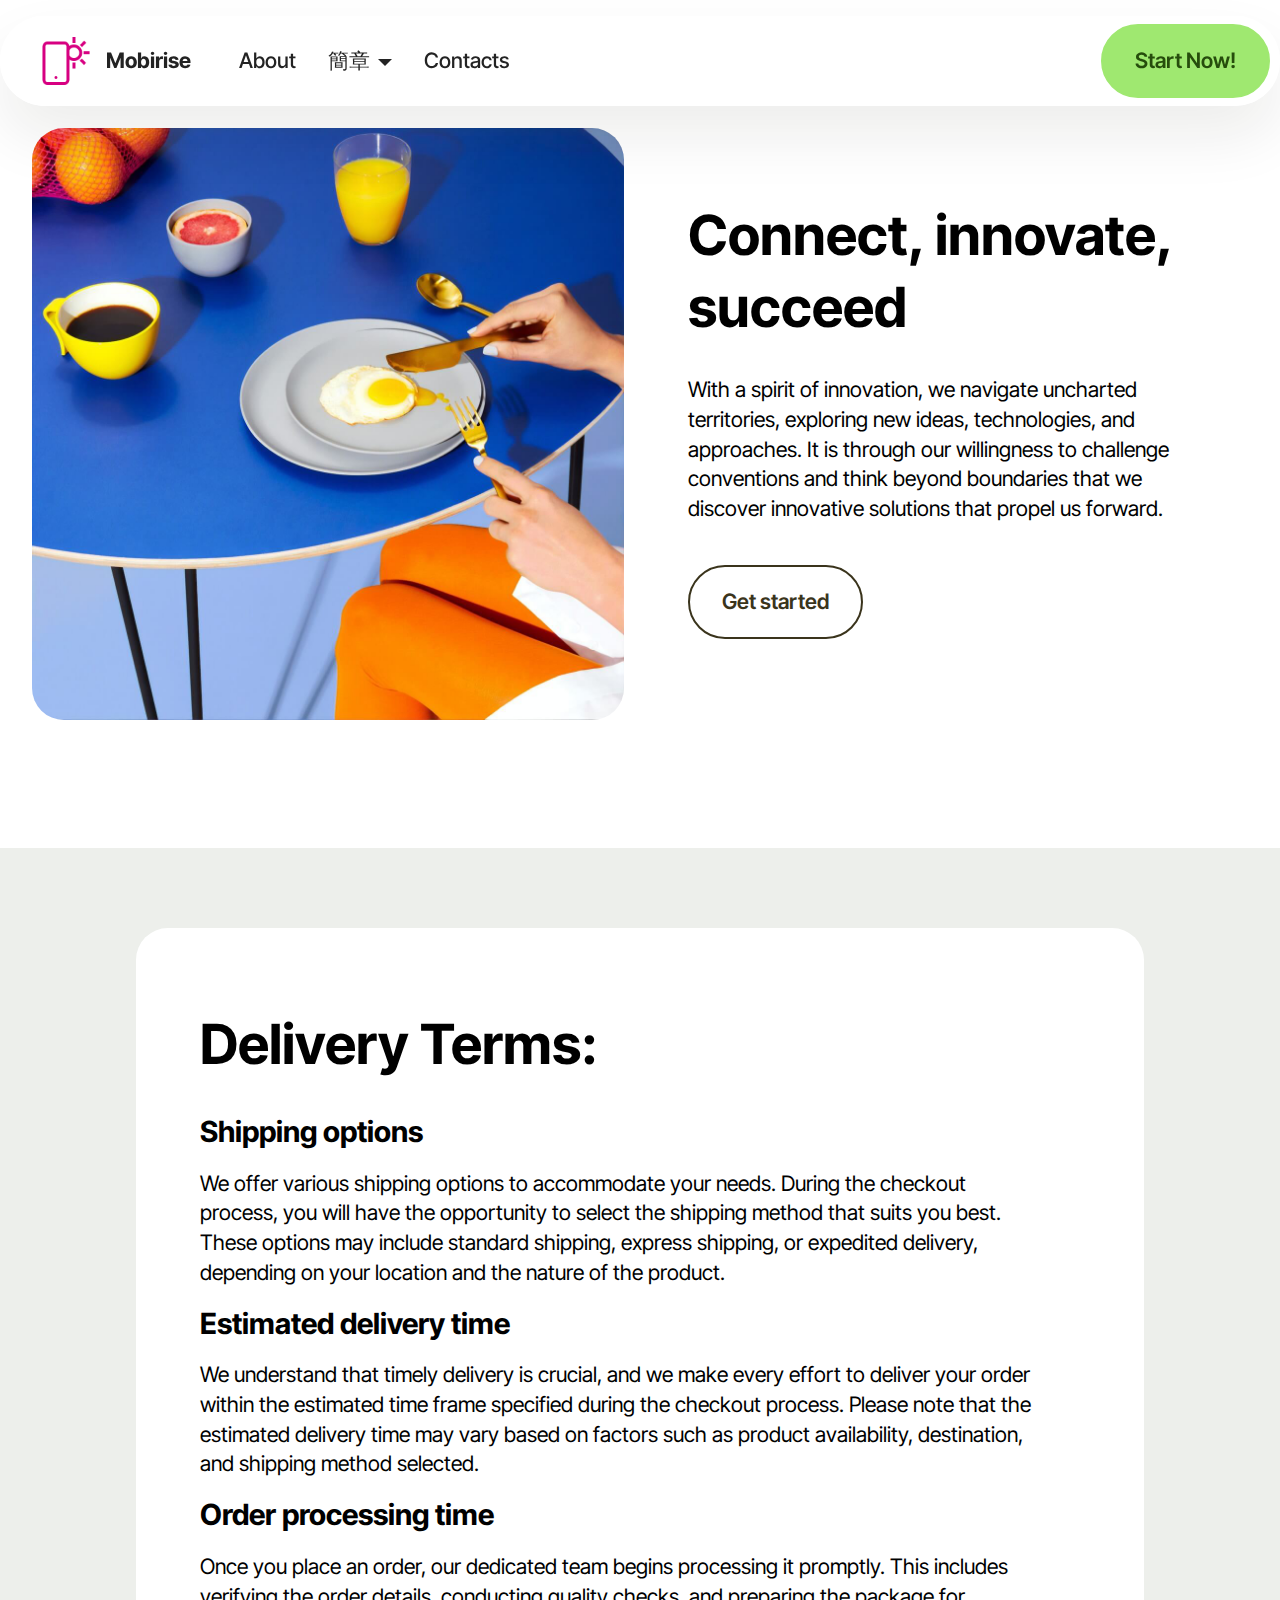
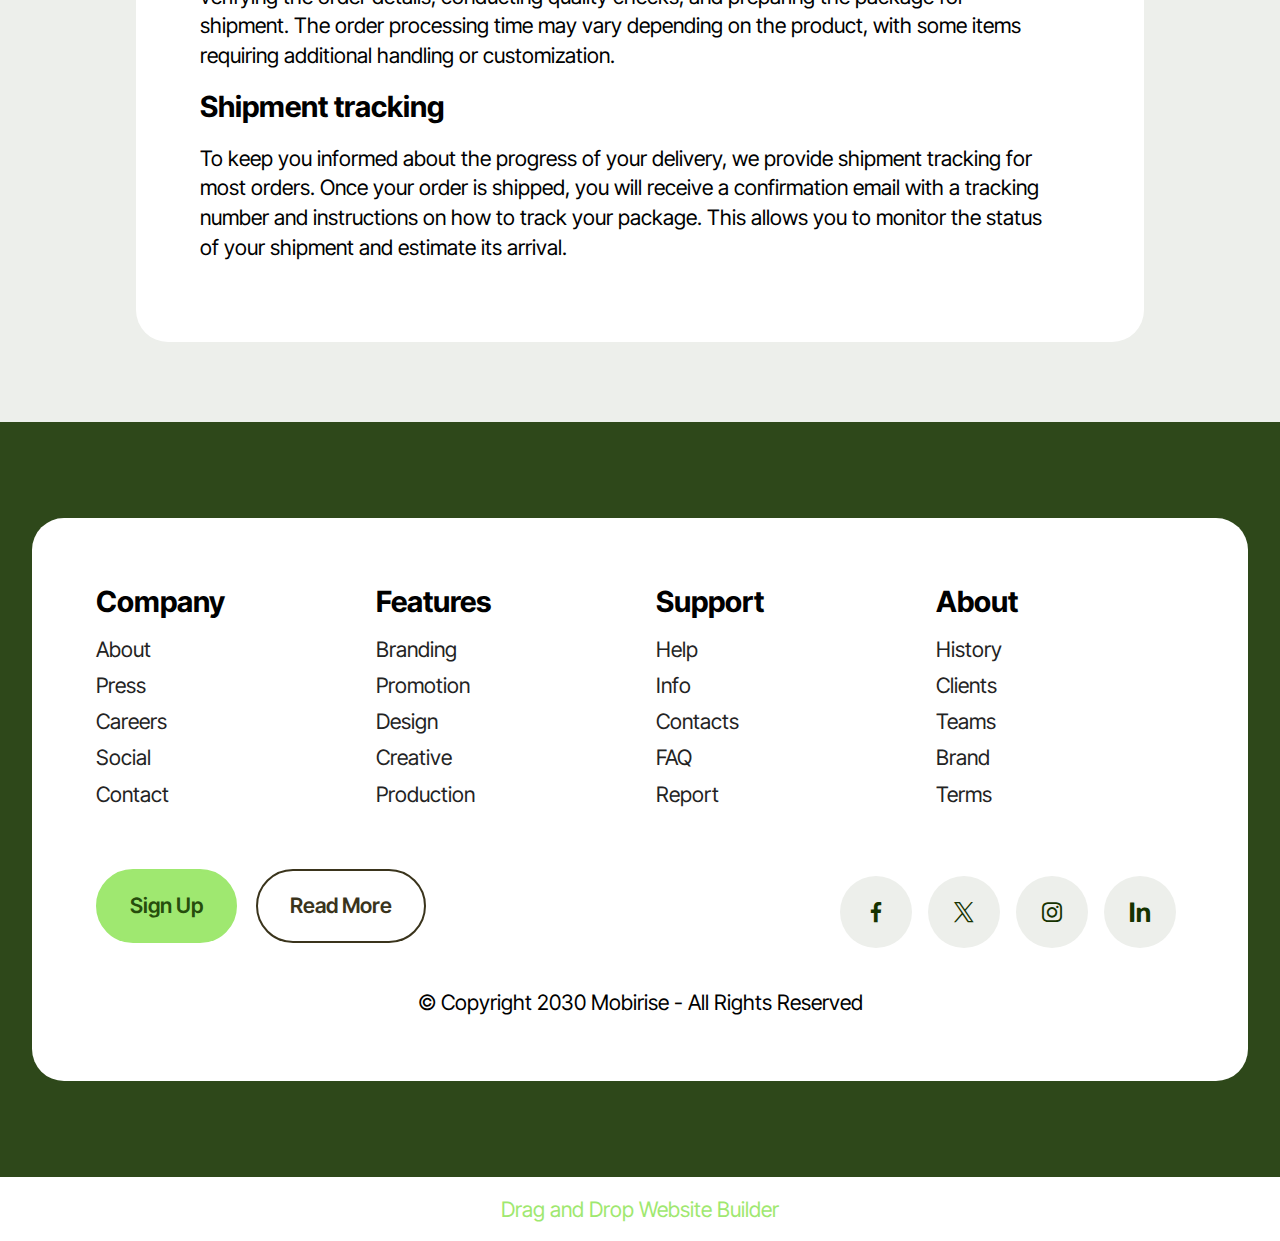
<file: page1.html>
<!DOCTYPE html>
<html  >
<head>
  <!-- Site made with Mobirise Website Builder v6.1.4, https://mobirise.com -->
  <meta charset="UTF-8">
  <meta http-equiv="X-UA-Compatible" content="IE=edge">
  <meta name="generator" content="Mobirise v6.1.4, mobirise.com">
  <meta name="viewport" content="width=device-width, initial-scale=1, minimum-scale=1">
  <link rel="shortcut icon" href="assets/images/logo.png" type="image/x-icon">
  <meta name="description" content="">
  
  
  <title>簡章</title>
  <link rel="stylesheet" href="assets/web/assets/mobirise-icons2/mobirise2.css">
  <link rel="stylesheet" href="assets/bootstrap/css/bootstrap.min.css">
  <link rel="stylesheet" href="assets/dropdown/css/style.css">
  <link rel="stylesheet" href="assets/socicon/css/styles.css">
  <link rel="stylesheet" href="assets/theme/css/style.css">
  <link rel="preload" href="https://fonts.googleapis.com/css2?family=Inter+Tight:wght@400;700&display=swap&display=swap" as="style" onload="this.onload=null;this.rel='stylesheet'">
  <noscript><link rel="stylesheet" href="https://fonts.googleapis.com/css2?family=Inter+Tight:wght@400;700&display=swap&display=swap"></noscript>
  <link rel="preload" as="style" href="assets/mobirise/css/mbr-additional.css?v=Qrjghz"><link rel="stylesheet" href="assets/mobirise/css/mbr-additional.css?v=Qrjghz" type="text/css">

  
  
  
</head>
<body>
  
  <section data-bs-version="5.1" class="menu menu1 cid-uYwQd6QhWN" once="menu" id="menu01-4">
	

	<nav class="navbar navbar-dropdown navbar-fixed-top navbar-expand-lg">
		<div class="container">
			<div class="navbar-brand">
				<span class="navbar-logo">
					<a href="https://mobiri.se">
						<img src="assets/images/logo.png" alt="Mobirise Website Builder" style="height: 3rem;">
					</a>
				</span>
				<span class="navbar-caption-wrap"><a class="navbar-caption text-black display-4" href="https://mobiri.se">Mobirise</a></span>
			</div>
			<button class="navbar-toggler" type="button" data-toggle="collapse" data-bs-toggle="collapse" data-target="#navbarSupportedContent" data-bs-target="#navbarSupportedContent" aria-controls="navbarNavAltMarkup" aria-expanded="false" aria-label="Toggle navigation">
				<div class="hamburger">
					<span></span>
					<span></span>
					<span></span>
					<span></span>
				</div>
			</button>
			<div class="collapse navbar-collapse" id="navbarSupportedContent">
				<ul class="navbar-nav nav-dropdown" data-app-modern-menu="true"><li class="nav-item">
						<a class="nav-link link text-black display-4" href="https://mobiri.se">About</a>
					</li>
					<li class="nav-item dropdown">
						<a class="nav-link link text-black dropdown-toggle display-4" href="https://mobiri.se" aria-expanded="false" data-toggle="dropdown-submenu" data-bs-toggle="dropdown" data-bs-auto-close="outside">簡章</a><div class="dropdown-menu" aria-labelledby="dropdown-417"><a class="text-black dropdown-item text-primary display-4" href="page1.html#article02-6">主辦人的話</a><a class="text-black show dropdown-item text-primary display-4" href="page1.html#article07-7">競賽規則</a></div>
					</li>
					<li class="nav-item">
						<a class="nav-link link text-black display-4" href="https://mobiri.se">Contacts</a>
					</li></ul>
				
				<div class="navbar-buttons mbr-section-btn">
					<a class="btn btn-primary display-4" href="https://mobiri.se"> Start Now!</a>
				</div>
			</div>
		</div>
	</nav>
</section>

<section data-bs-version="5.1" class="start article2 cid-uYwQAdiYEy" id="article02-6">
	

	
	

	<div class="container">
		<div class="row justify-content-center">
			<div class="col-12 col-md-12 col-lg-6 image-wrapper">
				<img class="w-100" src="assets/images/gallery03.jpg" alt="Mobirise Website Builder">
			</div>
			<div class="col-12 col-md-12 col-lg">
				<div class="text-wrapper align-left">
					<h1 class="mbr-section-title mbr-fonts-style mb-4 display-2">
						<strong>Connect, innovate, succeed</strong>
					</h1>
					<p class="mbr-text align-left mbr-fonts-style mb-4 display-7">
					With a spirit of innovation, we navigate uncharted territories, exploring new ideas, technologies, and approaches. It is through our willingness to challenge conventions and think beyond boundaries that we discover innovative solutions that propel us forward.
					</p>
					<div class="mbr-section-btn align-left mt-3">
						<a class="btn btn-success-outline display-7" href="https://mobiri.se">Get started</a>
					</div>
				</div>
			</div>
		</div>
	</div>
</section>

<section data-bs-version="5.1" class="article07 cid-uYwR9iPt9Q" id="article07-7">
  

  
  
  <div class="container">
    <div class="row justify-content-center">
      <div class="card col-md-12 col-lg-10">
        <div class="card-wrapper">
          <h3 class="card-title mbr-fonts-style mbr-white mt-3 mb-4 display-2">
            <strong>Delivery Terms:</strong>
          </h3>
          <div class="row card-box align-left">
            <div class="item features-without-image col-12">
              <div class="item-wrapper">
                <h4 class="mbr-section-subtitle mbr-fonts-style mb-3 display-5">
                  <strong>Shipping options</strong>
                </h4>
                <p class="mbr-text mbr-fonts-style display-7">
                  We offer various shipping options to accommodate your needs.
                  During the checkout process, you will have the opportunity to
                  select the shipping method that suits you best. These options
                  may include standard shipping, express shipping, or expedited
                  delivery, depending on your location and the nature of the
                  product.
                </p>
              </div>
            </div>
            <div class="item features-without-image col-12">
              <div class="item-wrapper">
                <h4 class="mbr-section-subtitle mbr-fonts-style mb-3 display-5">
                  <strong>Estimated delivery time</strong>
                </h4>
                <p class="mbr-text mbr-fonts-style display-7">
                  We understand that timely delivery is crucial, and we make
                  every effort to deliver your order within the estimated time
                  frame specified during the checkout process. Please note that
                  the estimated delivery time may vary based on factors such as
                  product availability, destination, and shipping method
                  selected.
                </p>
              </div>
            </div>
            <div class="item features-without-image col-12">
              <div class="item-wrapper">
                <h4 class="mbr-section-subtitle mbr-fonts-style mb-3 display-5">
                  <strong>Order processing time</strong>
                </h4>
                <p class="mbr-text mbr-fonts-style display-7">
                  Once you place an order, our dedicated team begins processing
                  it promptly. This includes verifying the order details,
                  conducting quality checks, and preparing the package for
                  shipment. The order processing time may vary depending on the
                  product, with some items requiring additional handling or
                  customization.
                </p>
              </div>
            </div>
            <div class="item features-without-image col-12">
              <div class="item-wrapper">
                <h4 class="mbr-section-subtitle mbr-fonts-style mb-3 display-5">
                  <strong>Shipment tracking</strong>
                </h4>
                <p class="mbr-text mbr-fonts-style display-7">
                  To keep you informed about the progress of your delivery, we
                  provide shipment tracking for most orders. Once your order is
                  shipped, you will receive a confirmation email with a tracking
                  number and instructions on how to track your package. This
                  allows you to monitor the status of your shipment and estimate
                  its arrival.
                </p>
              </div>
            </div>
          </div>
          
        </div>
      </div>
    </div>
  </div>
</section>

<section data-bs-version="5.1" class="footer1 cid-uYwQk1B6o8" once="footers" id="footer01-5">
	

	
	
	<div class="container">
		<div class="row mbr-white">
			<div class="col-12 col-md-6 col-lg-3">
				<h5 class="mbr-section-subtitle mbr-fonts-style mb-2 display-5">
					<strong>Company</strong>
				</h5>
				<ul class="list mbr-fonts-style display-7">
					<li class="mbr-text item-wrap">About</li>
					<li class="mbr-text item-wrap">Press</li>
					<li class="mbr-text item-wrap">Careers</li>
					<li class="mbr-text item-wrap">Social</li>
					<li class="mbr-text item-wrap">Contact</li>
				</ul>
			</div>
			<div class="col-12 col-md-6 col-lg-3">
				<h5 class="mbr-section-subtitle mbr-fonts-style mb-2 display-5">
					<strong>Features</strong>
				</h5>
				<ul class="list mbr-fonts-style display-7">
					<li class="mbr-text item-wrap">Branding</li>
					<li class="mbr-text item-wrap">Promotion</li>
					<li class="mbr-text item-wrap">Design</li>
					<li class="mbr-text item-wrap">Creative</li>
					<li class="mbr-text item-wrap">Production</li>
				</ul>
			</div>
			<div class="col-12 col-md-6 col-lg-3">
				<h5 class="mbr-section-subtitle mbr-fonts-style mb-2 display-5">
					<strong>Support</strong>
				</h5>
				<ul class="list mbr-fonts-style display-7">
					<li class="mbr-text item-wrap">Help</li>
					<li class="mbr-text item-wrap">Info</li>
					<li class="mbr-text item-wrap">Contacts</li>
					<li class="mbr-text item-wrap">FAQ</li>
					<li class="mbr-text item-wrap">Report</li>
				</ul>
			</div>
			<div class="col-12 col-md-6 col-lg-3">
				<h5 class="mbr-section-subtitle mbr-fonts-style mb-2 display-5">
					<strong>About</strong>
				</h5>
				<ul class="list mbr-fonts-style display-7">
					<li class="mbr-text item-wrap">History</li>
					<li class="mbr-text item-wrap">Clients</li>
					<li class="mbr-text item-wrap">Teams</li>
					<li class="mbr-text item-wrap">Brand</li>
					<li class="mbr-text item-wrap">Terms</li>
				</ul>
			</div>
			<div class="col-12 mt-5 footer-col">
				<div class="mbr-section-btn align-left">
					<a class="btn btn-primary display-7" href="https://mobiri.se">Sign Up</a>
					<a class="btn btn-success-outline display-7" href="https://mobiri.se">Read More</a>
				</div>

				<div class="social-row mt-2 display-7">
					<div class="soc-item">
						<a href="https://mobiri.se/">
							<span class="mbr-iconfont socicon socicon-facebook"></span>
						</a>
					</div>
					<div class="soc-item">
						<a href="https://mobiri.se/">
							<span class="mbr-iconfont socicon socicon-twitter"></span>
						</a>
					</div>
					<div class="soc-item">
						<a href="https://mobiri.se/">
							<span class="mbr-iconfont socicon socicon-instagram"></span>
						</a>
					</div>
					<div class="soc-item">
						<a href="https://mobiri.se/">
							<span class="mbr-iconfont socicon-logmein socicon"></span>
						</a>
					</div>
				</div>
			</div>
			<div class="col-12 mt-4">
				<p class="mbr-text mb-0 mbr-fonts-style copyright align-center display-7">
					© Copyright 2030 Mobirise - All Rights Reserved
				</p>
			</div>
		</div>
	</div>
</section><section class="display-7" style="padding: 0;align-items: center;justify-content: center;flex-wrap: wrap;    align-content: center;display: flex;position: relative;height: 4rem;"><a href="https://mobiri.se/4243514" style="flex: 1 1;height: 4rem;position: absolute;width: 100%;z-index: 1;"><img alt="" style="height: 4rem;" src="[data-uri]"></a><p style="margin: 0;text-align: center;" class="display-7">&#8204;</p><a style="z-index:1" href="https://mobirise.com/drag-drop-website-builder.html">Drag and Drop Website Builder</a></section><script src="assets/bootstrap/js/bootstrap.bundle.min.js"></script>  <script src="assets/smoothscroll/smooth-scroll.js"></script>  <script src="assets/ytplayer/index.js"></script>  <script src="assets/dropdown/js/navbar-dropdown.js"></script>  <script src="assets/theme/js/script.js"></script>  
  
  
</body>
</html>
</file>
<file: assets/web/assets/mobirise-icons2/mobirise2.css>
@font-face {
  font-family: 'Moririse2';
  font-display: swap;
  src:  url('mobirise2.eot?f2bix4');
  src:  url('mobirise2.eot?f2bix4#iefix') format('embedded-opentype'),
    url('mobirise2.ttf?f2bix4') format('truetype'),
    url('mobirise2.woff?f2bix4') format('woff'),
    url('mobirise2.svg?f2bix4#mobirise2') format('svg');
  font-weight: normal;
  font-style: normal;
}

[class^="mobi-"], [class*=" mobi-"] {
  /* use !important to prevent issues with browser extensions that change fonts */
  font-family: 'Moririse2' !important;
  speak: none;
  font-style: normal;
  font-weight: normal;
  font-variant: normal;
  text-transform: none;
  line-height: 1;

  /* Better Font Rendering =========== */
  -webkit-font-smoothing: antialiased;
  -moz-osx-font-smoothing: grayscale;
}

.mobi-mbri-add-submenu:before {
  content: "\e900";
}
.mobi-mbri-alert:before {
  content: "\e901";
}
.mobi-mbri-align-center:before {
  content: "\e902";
}
.mobi-mbri-align-justify:before {
  content: "\e903";
}
.mobi-mbri-align-left:before {
  content: "\e904";
}
.mobi-mbri-align-right:before {
  content: "\e905";
}
.mobi-mbri-android:before {
  content: "\e906";
}
.mobi-mbri-apple:before {
  content: "\e907";
}
.mobi-mbri-arrow-down:before {
  content: "\e908";
}
.mobi-mbri-arrow-next:before {
  content: "\e909";
}
.mobi-mbri-arrow-prev:before {
  content: "\e90a";
}
.mobi-mbri-arrow-up:before {
  content: "\e90b";
}
.mobi-mbri-bold:before {
  content: "\e90c";
}
.mobi-mbri-bookmark:before {
  content: "\e90d";
}
.mobi-mbri-bootstrap:before {
  content: "\e90e";
}
.mobi-mbri-briefcase:before {
  content: "\e90f";
}
.mobi-mbri-browse:before {
  content: "\e910";
}
.mobi-mbri-bulleted-list:before {
  content: "\e911";
}
.mobi-mbri-calendar:before {
  content: "\e912";
}
.mobi-mbri-camera:before {
  content: "\e913";
}
.mobi-mbri-cart-add:before {
  content: "\e914";
}
.mobi-mbri-cart-full:before {
  content: "\e915";
}
.mobi-mbri-cash:before {
  content: "\e916";
}
.mobi-mbri-change-style:before {
  content: "\e917";
}
.mobi-mbri-chat:before {
  content: "\e918";
}
.mobi-mbri-clock:before {
  content: "\e919";
}
.mobi-mbri-close:before {
  content: "\e91a";
}
.mobi-mbri-cloud:before {
  content: "\e91b";
}
.mobi-mbri-code:before {
  content: "\e91c";
}
.mobi-mbri-contact-form:before {
  content: "\e91d";
}
.mobi-mbri-credit-card:before {
  content: "\e91e";
}
.mobi-mbri-cursor-click:before {
  content: "\e91f";
}
.mobi-mbri-cust-feedback:before {
  content: "\e920";
}
.mobi-mbri-database:before {
  content: "\e921";
}
.mobi-mbri-delivery:before {
  content: "\e922";
}
.mobi-mbri-desktop:before {
  content: "\e923";
}
.mobi-mbri-devices:before {
  content: "\e924";
}
.mobi-mbri-down:before {
  content: "\e925";
}
.mobi-mbri-download-2:before {
  content: "\e926";
}
.mobi-mbri-download:before {
  content: "\e927";
}
.mobi-mbri-drag-n-drop-2:before {
  content: "\e928";
}
.mobi-mbri-drag-n-drop:before {
  content: "\e929";
}
.mobi-mbri-edit-2:before {
  content: "\e92a";
}
.mobi-mbri-edit:before {
  content: "\e92b";
}
.mobi-mbri-error:before {
  content: "\e92c";
}
.mobi-mbri-extension:before {
  content: "\e92d";
}
.mobi-mbri-features:before {
  content: "\e92e";
}
.mobi-mbri-file:before {
  content: "\e92f";
}
.mobi-mbri-flag:before {
  content: "\e930";
}
.mobi-mbri-folder:before {
  content: "\e931";
}
.mobi-mbri-gift:before {
  content: "\e932";
}
.mobi-mbri-github:before {
  content: "\e933";
}
.mobi-mbri-globe-2:before {
  content: "\e934";
}
.mobi-mbri-globe:before {
  content: "\e935";
}
.mobi-mbri-growing-chart:before {
  content: "\e936";
}
.mobi-mbri-hearth:before {
  content: "\e937";
}
.mobi-mbri-help:before {
  content: "\e938";
}
.mobi-mbri-home:before {
  content: "\e939";
}
.mobi-mbri-hot-cup:before {
  content: "\e93a";
}
.mobi-mbri-idea:before {
  content: "\e93b";
}
.mobi-mbri-image-gallery:before {
  content: "\e93c";
}
.mobi-mbri-image-slider:before {
  content: "\e93d";
}
.mobi-mbri-info:before {
  content: "\e93e";
}
.mobi-mbri-italic:before {
  content: "\e93f";
}
.mobi-mbri-key:before {
  content: "\e940";
}
.mobi-mbri-laptop:before {
  content: "\e941";
}
.mobi-mbri-layers:before {
  content: "\e942";
}
.mobi-mbri-left-right:before {
  content: "\e943";
}
.mobi-mbri-left:before {
  content: "\e944";
}
.mobi-mbri-letter:before {
  content: "\e945";
}
.mobi-mbri-like:before {
  content: "\e946";
}
.mobi-mbri-link:before {
  content: "\e947";
}
.mobi-mbri-lock:before {
  content: "\e948";
}
.mobi-mbri-login:before {
  content: "\e949";
}
.mobi-mbri-logout:before {
  content: "\e94a";
}
.mobi-mbri-magic-stick:before {
  content: "\e94b";
}
.mobi-mbri-map-pin:before {
  content: "\e94c";
}
.mobi-mbri-menu:before {
  content: "\e94d";
}
.mobi-mbri-mobile-2:before {
  content: "\e94e";
}
.mobi-mbri-mobile-horizontal:before {
  content: "\e94f";
}
.mobi-mbri-mobile:before {
  content: "\e950";
}
.mobi-mbri-mobirise:before {
  content: "\e951";
}
.mobi-mbri-more-horizontal:before {
  content: "\e952";
}
.mobi-mbri-more-vertical:before {
  content: "\e953";
}
.mobi-mbri-music:before {
  content: "\e954";
}
.mobi-mbri-new-file:before {
  content: "\e955";
}
.mobi-mbri-numbered-list:before {
  content: "\e956";
}
.mobi-mbri-opened-folder:before {
  content: "\e957";
}
.mobi-mbri-pages:before {
  content: "\e958";
}
.mobi-mbri-paper-plane:before {
  content: "\e959";
}
.mobi-mbri-paperclip:before {
  content: "\e95a";
}
.mobi-mbri-phone:before {
  content: "\e95b";
}
.mobi-mbri-photo:before {
  content: "\e95c";
}
.mobi-mbri-photos:before {
  content: "\e95d";
}
.mobi-mbri-pin:before {
  content: "\e95e";
}
.mobi-mbri-play:before {
  content: "\e95f";
}
.mobi-mbri-plus:before {
  content: "\e960";
}
.mobi-mbri-preview:before {
  content: "\e961";
}
.mobi-mbri-print:before {
  content: "\e962";
}
.mobi-mbri-protect:before {
  content: "\e963";
}
.mobi-mbri-question:before {
  content: "\e964";
}
.mobi-mbri-quote-left:before {
  content: "\e965";
}
.mobi-mbri-quote-right:before {
  content: "\e966";
}
.mobi-mbri-redo:before {
  content: "\e967";
}
.mobi-mbri-refresh:before {
  content: "\e968";
}
.mobi-mbri-responsive-2:before {
  content: "\e969";
}
.mobi-mbri-responsive:before {
  content: "\e96a";
}
.mobi-mbri-right:before {
  content: "\e96b";
}
.mobi-mbri-rocket:before {
  content: "\e96c";
}
.mobi-mbri-sad-face:before {
  content: "\e96d";
}
.mobi-mbri-sale:before {
  content: "\e96e";
}
.mobi-mbri-save:before {
  content: "\e96f";
}
.mobi-mbri-search:before {
  content: "\e970";
}
.mobi-mbri-setting-2:before {
  content: "\e971";
}
.mobi-mbri-setting-3:before {
  content: "\e972";
}
.mobi-mbri-setting:before {
  content: "\e973";
}
.mobi-mbri-share:before {
  content: "\e974";
}
.mobi-mbri-shopping-bag:before {
  content: "\e975";
}
.mobi-mbri-shopping-basket:before {
  content: "\e976";
}
.mobi-mbri-shopping-cart:before {
  content: "\e977";
}
.mobi-mbri-sites:before {
  content: "\e978";
}
.mobi-mbri-smile-face:before {
  content: "\e979";
}
.mobi-mbri-speed:before {
  content: "\e97a";
}
.mobi-mbri-star:before {
  content: "\e97b";
}
.mobi-mbri-success:before {
  content: "\e97c";
}
.mobi-mbri-sun:before {
  content: "\e97d";
}
.mobi-mbri-sun2:before {
  content: "\e97e";
}
.mobi-mbri-tablet-vertical:before {
  content: "\e97f";
}
.mobi-mbri-tablet:before {
  content: "\e980";
}
.mobi-mbri-target:before {
  content: "\e981";
}
.mobi-mbri-timer:before {
  content: "\e982";
}
.mobi-mbri-to-ftp:before {
  content: "\e983";
}
.mobi-mbri-to-local-drive:before {
  content: "\e984";
}
.mobi-mbri-touch-swipe:before {
  content: "\e985";
}
.mobi-mbri-touch:before {
  content: "\e986";
}
.mobi-mbri-trash:before {
  content: "\e987";
}
.mobi-mbri-underline:before {
  content: "\e988";
}
.mobi-mbri-undo:before {
  content: "\e989";
}
.mobi-mbri-unlink:before {
  content: "\e98a";
}
.mobi-mbri-unlock:before {
  content: "\e98b";
}
.mobi-mbri-up-down:before {
  content: "\e98c";
}
.mobi-mbri-up:before {
  content: "\e98d";
}
.mobi-mbri-update:before {
  content: "\e98e";
}
.mobi-mbri-upload-2:before {
  content: "\e98f";
}
.mobi-mbri-upload:before {
  content: "\e990";
}
.mobi-mbri-user-2:before {
  content: "\e991";
}
.mobi-mbri-user:before {
  content: "\e992";
}
.mobi-mbri-users:before {
  content: "\e993";
}
.mobi-mbri-video-play:before {
  content: "\e994";
}
.mobi-mbri-video:before {
  content: "\e995";
}
.mobi-mbri-watch:before {
  content: "\e996";
}
.mobi-mbri-website-theme-2:before {
  content: "\e997";
}
.mobi-mbri-website-theme:before {
  content: "\e998";
}
.mobi-mbri-wifi:before {
  content: "\e999";
}
.mobi-mbri-windows:before {
  content: "\e99a";
}
.mobi-mbri-zoom-in:before {
  content: "\e99b";
}
.mobi-mbri-zoom-out:before {
  content: "\e99c";
}
</file>
<file: assets/dropdown/css/style.css>
.navbar-dropdown {
  left: 0;
  padding: 0;
  position: absolute;
  right: 0;
  top: 0;
  transition: all 0.45s ease;
  z-index: 1030;
  background: #282828; }
  .navbar-dropdown .navbar-logo {
    margin-right: 0.8rem;
    transition: margin 0.3s ease-in-out;
    vertical-align: middle; }
    .navbar-dropdown .navbar-logo img {
      height: 3.125rem;
      transition: all 0.3s ease-in-out; }
    .navbar-dropdown .navbar-logo.mbr-iconfont {
      font-size: 3.125rem;
      line-height: 3.125rem; }
  .navbar-dropdown .navbar-caption {
    font-weight: 700;
    white-space: normal;
    vertical-align: -4px;
    line-height: 3.125rem !important; }
    .navbar-dropdown .navbar-caption, .navbar-dropdown .navbar-caption:hover {
      color: inherit;
      text-decoration: none; }
  .navbar-dropdown .mbr-iconfont + .navbar-caption {
    vertical-align: -1px; }
  .navbar-dropdown.navbar-fixed-top {
    position: fixed; }
  .navbar-dropdown .navbar-brand span {
    vertical-align: -4px; }
  .navbar-dropdown.bg-color.transparent {
    background: none; }
  .navbar-dropdown.navbar-short .navbar-brand {
    padding: 0.625rem 0; }
    .navbar-dropdown.navbar-short .navbar-brand span {
      vertical-align: -1px; }
  .navbar-dropdown.navbar-short .navbar-caption {
    line-height: 2.375rem !important;
    vertical-align: -2px; }
  .navbar-dropdown.navbar-short .navbar-logo {
    margin-right: 0.5rem; }
    .navbar-dropdown.navbar-short .navbar-logo img {
      height: 2.375rem; }
    .navbar-dropdown.navbar-short .navbar-logo.mbr-iconfont {
      font-size: 2.375rem;
      line-height: 2.375rem; }
  .navbar-dropdown.navbar-short .mbr-table-cell {
    height: 3.625rem; }
  .navbar-dropdown .navbar-close {
    left: 0.6875rem;
    position: fixed;
    top: 0.75rem;
    z-index: 1000; }
  .navbar-dropdown .hamburger-icon {
    content: "";
    display: inline-block;
    vertical-align: middle;
    width: 16px;
    -webkit-box-shadow: 0 -6px 0 1px #282828,0 0 0 1px #282828,0 6px 0 1px #282828;
    -moz-box-shadow: 0 -6px 0 1px #282828,0 0 0 1px #282828,0 6px 0 1px #282828;
    box-shadow: 0 -6px 0 1px #282828,0 0 0 1px #282828,0 6px 0 1px #282828; }

.dropdown-menu .dropdown-toggle[data-toggle="dropdown-submenu"]::after {
  border-bottom: 0.35em solid transparent;
  border-left: 0.35em solid;
  border-right: 0;
  border-top: 0.35em solid transparent;
  margin-left: 0.3rem; }

.dropdown-menu .dropdown-item:focus {
  outline: 0; }

.nav-dropdown {
  font-size: 0.75rem;
  font-weight: 500;
  height: auto !important; }
  .nav-dropdown .nav-btn {
    padding-left: 1rem; }
  .nav-dropdown .link {
    margin: .667em 1.667em;
    font-weight: 500;
    padding: 0;
    transition: color .2s ease-in-out; }
    .nav-dropdown .link.dropdown-toggle {
      margin-right: 2.583em; }
      .nav-dropdown .link.dropdown-toggle::after {
        margin-left: .25rem;
        border-top: 0.35em solid;
        border-right: 0.35em solid transparent;
        border-left: 0.35em solid transparent;
        border-bottom: 0; }
      .nav-dropdown .link.dropdown-toggle[aria-expanded="true"] {
        margin: 0;
        padding: 0.667em 3.263em  0.667em 1.667em; }
  .nav-dropdown .link::after,
  .nav-dropdown .dropdown-item::after {
    color: inherit; }
  .nav-dropdown .btn {
    font-size: 0.75rem;
    font-weight: 700;
    letter-spacing: 0;
    margin-bottom: 0;
    padding-left: 1.25rem;
    padding-right: 1.25rem; }
  .nav-dropdown .dropdown-menu {
    border-radius: 0;
    border: 0;
    left: 0;
    margin: 0;
    padding-bottom: 1.25rem;
    padding-top: 1.25rem;
    position: relative; }
  .nav-dropdown .dropdown-submenu {
    margin-left: 0.125rem;
    top: 0; }
  .nav-dropdown .dropdown-item {
    font-weight: 500;
    line-height: 2;
    padding: 0.3846em 4.615em 0.3846em 1.5385em;
    position: relative;
    transition: color .2s ease-in-out, background-color .2s ease-in-out; }
    .nav-dropdown .dropdown-item::after {
      margin-top: -0.3077em;
      position: absolute;
      right: 1.1538em;
      top: 50%; }
    .nav-dropdown .dropdown-item:focus, .nav-dropdown .dropdown-item:hover {
      background: none; }

@media (max-width: 767px) {
  .nav-dropdown.navbar-toggleable-sm {
    bottom: 0;
    display: none;
    left: 0;
    overflow-x: hidden;
    position: fixed;
    top: 0;
    transform: translateX(-100%);
    -ms-transform: translateX(-100%);
    -webkit-transform: translateX(-100%);
    width: 18.75rem;
    z-index: 999; } }
.nav-dropdown.navbar-toggleable-xl {
  bottom: 0;
  display: none;
  left: 0;
  overflow-x: hidden;
  position: fixed;
  top: 0;
  transform: translateX(-100%);
  -ms-transform: translateX(-100%);
  -webkit-transform: translateX(-100%);
  width: 18.75rem;
  z-index: 999; }

.nav-dropdown-sm {
  display: block !important;
  overflow-x: hidden;
  overflow: auto;
  padding-top: 3.875rem; }
  .nav-dropdown-sm::after {
    content: "";
    display: block;
    height: 3rem;
    width: 100%; }
  .nav-dropdown-sm.collapse.in ~ .navbar-close {
    display: block !important; }
  .nav-dropdown-sm.collapsing, .nav-dropdown-sm.collapse.in {
    transform: translateX(0);
    -ms-transform: translateX(0);
    -webkit-transform: translateX(0);
    transition: all 0.25s ease-out;
    -webkit-transition: all 0.25s ease-out;
    background: #282828; }
  .nav-dropdown-sm.collapsing[aria-expanded="false"] {
    transform: translateX(-100%);
    -ms-transform: translateX(-100%);
    -webkit-transform: translateX(-100%); }
  .nav-dropdown-sm .nav-item {
    display: block;
    margin-left: 0 !important;
    padding-left: 0; }
  .nav-dropdown-sm .link,
  .nav-dropdown-sm .dropdown-item {
    border-top: 1px dotted rgba(255, 255, 255, 0.1);
    font-size: 0.8125rem;
    line-height: 1.6;
    margin: 0 !important;
    padding: 0.875rem 2.4rem 0.875rem 1.5625rem !important;
    position: relative;
    white-space: normal; }
    .nav-dropdown-sm .link:focus, .nav-dropdown-sm .link:hover,
    .nav-dropdown-sm .dropdown-item:focus,
    .nav-dropdown-sm .dropdown-item:hover {
      background: rgba(0, 0, 0, 0.2) !important;
      color: #c0a375; }
  .nav-dropdown-sm .nav-btn {
    position: relative;
    padding: 1.5625rem 1.5625rem 0 1.5625rem; }
    .nav-dropdown-sm .nav-btn::before {
      border-top: 1px dotted rgba(255, 255, 255, 0.1);
      content: "";
      left: 0;
      position: absolute;
      top: 0;
      width: 100%; }
    .nav-dropdown-sm .nav-btn + .nav-btn {
      padding-top: 0.625rem; }
      .nav-dropdown-sm .nav-btn + .nav-btn::before {
        display: none; }
  .nav-dropdown-sm .btn {
    padding: 0.625rem 0; }
  .nav-dropdown-sm .dropdown-toggle[data-toggle="dropdown-submenu"]::after {
    margin-left: .25rem;
    border-top: 0.35em solid;
    border-right: 0.35em solid transparent;
    border-left: 0.35em solid transparent;
    border-bottom: 0; }
  .nav-dropdown-sm .dropdown-toggle[data-toggle="dropdown-submenu"][aria-expanded="true"]::after {
    border-top: 0;
    border-right: 0.35em solid transparent;
    border-left: 0.35em solid transparent;
    border-bottom: 0.35em solid; }
  .nav-dropdown-sm .dropdown-menu {
    margin: 0;
    padding: 0;
    position: relative;
    top: 0;
    left: 0;
    width: 100%;
    border: 0;
    float: none;
    border-radius: 0;
    background: none; }
  .nav-dropdown-sm .dropdown-submenu {
    left: 100%;
    margin-left: 0.125rem;
    margin-top: -1.25rem;
    top: 0; }

.navbar-toggleable-sm .nav-dropdown .dropdown-menu {
  position: absolute; }

.navbar-toggleable-sm .nav-dropdown .dropdown-submenu {
  left: 100%;
  margin-left: 0.125rem;
  margin-top: -1.25rem;
  top: 0; }

.navbar-toggleable-sm.opened .nav-dropdown .dropdown-menu {
  position: relative; }

.navbar-toggleable-sm.opened .nav-dropdown .dropdown-submenu {
  left: 0;
  margin-left: 00rem;
  margin-top: 0rem;
  top: 0; }

.is-builder .nav-dropdown.collapsing {
  transition: none !important; }
</file>
<file: assets/socicon/css/styles.css>
@charset "UTF-8";

@font-face {
  font-family: 'Socicon';
  src:  url('../fonts/socicon.eot');
  src:  url('../fonts/socicon.eot?#iefix') format('embedded-opentype'),
    url('../fonts/socicon.woff2') format('woff2'),
    url('../fonts/socicon.ttf') format('truetype'),
    url('../fonts/socicon.woff') format('woff'),
    url('../fonts/socicon.svg#socicon') format('svg');
  font-weight: normal;
  font-style: normal;
  font-display: swap;
}

[data-icon]:before {
  font-family: "socicon" !important;
  content: attr(data-icon);
  font-style: normal !important;
  font-weight: normal !important;
  font-variant: normal !important;
  text-transform: none !important;
  speak: none;
  line-height: 1;
  -webkit-font-smoothing: antialiased;
  -moz-osx-font-smoothing: grayscale;
}

[class^="socicon-"], [class*=" socicon-"] {
  /* use !important to prevent issues with browser extensions that change fonts */
  font-family: 'Socicon' !important;
  speak: none;
  font-style: normal;
  font-weight: normal;
  font-variant: normal;
  text-transform: none;
  line-height: 1;

  /* Better Font Rendering =========== */
  -webkit-font-smoothing: antialiased;
  -moz-osx-font-smoothing: grayscale;
}

.socicon-500px:before {
  content: "\e000";
}
.socicon-8tracks:before {
  content: "\e001";
}
.socicon-airbnb:before {
  content: "\e002";
}
.socicon-alliance:before {
  content: "\e003";
}
.socicon-amazon:before {
  content: "\e004";
}
.socicon-amplement:before {
  content: "\e005";
}
.socicon-android:before {
  content: "\e006";
}
.socicon-angellist:before {
  content: "\e007";
}
.socicon-apple:before {
  content: "\e008";
}
.socicon-appnet:before {
  content: "\e009";
}
.socicon-baidu:before {
  content: "\e00a";
}
.socicon-bandcamp:before {
  content: "\e00b";
}
.socicon-battlenet:before {
  content: "\e00c";
}
.socicon-mixer:before {
  content: "\e00d";
}
.socicon-bebee:before {
  content: "\e00e";
}
.socicon-bebo:before {
  content: "\e00f";
}
.socicon-behance:before {
  content: "\e010";
}
.socicon-blizzard:before {
  content: "\e011";
}
.socicon-blogger:before {
  content: "\e012";
}
.socicon-buffer:before {
  content: "\e013";
}
.socicon-chrome:before {
  content: "\e014";
}
.socicon-coderwall:before {
  content: "\e015";
}
.socicon-curse:before {
  content: "\e016";
}
.socicon-dailymotion:before {
  content: "\e017";
}
.socicon-deezer:before {
  content: "\e018";
}
.socicon-delicious:before {
  content: "\e019";
}
.socicon-deviantart:before {
  content: "\e01a";
}
.socicon-diablo:before {
  content: "\e01b";
}
.socicon-digg:before {
  content: "\e01c";
}
.socicon-discord:before {
  content: "\e01d";
}
.socicon-disqus:before {
  content: "\e01e";
}
.socicon-douban:before {
  content: "\e01f";
}
.socicon-draugiem:before {
  content: "\e020";
}
.socicon-dribbble:before {
  content: "\e021";
}
.socicon-drupal:before {
  content: "\e022";
}
.socicon-ebay:before {
  content: "\e023";
}
.socicon-ello:before {
  content: "\e024";
}
.socicon-endomodo:before {
  content: "\e025";
}
.socicon-envato:before {
  content: "\e026";
}
.socicon-etsy:before {
  content: "\e027";
}
.socicon-facebook:before {
  content: "\e028";
}
.socicon-feedburner:before {
  content: "\e029";
}
.socicon-filmweb:before {
  content: "\e02a";
}
.socicon-firefox:before {
  content: "\e02b";
}
.socicon-flattr:before {
  content: "\e02c";
}
.socicon-flickr:before {
  content: "\e02d";
}
.socicon-formulr:before {
  content: "\e02e";
}
.socicon-forrst:before {
  content: "\e02f";
}
.socicon-foursquare:before {
  content: "\e030";
}
.socicon-friendfeed:before {
  content: "\e031";
}
.socicon-github:before {
  content: "\e032";
}
.socicon-goodreads:before {
  content: "\e033";
}
.socicon-google:before {
  content: "\e034";
}
.socicon-googlescholar:before {
  content: "\e035";
}
.socicon-googlegroups:before {
  content: "\e036";
}
.socicon-googlephotos:before {
  content: "\e037";
}
.socicon-googleplus:before {
  content: "\e038";
}
.socicon-grooveshark:before {
  content: "\e039";
}
.socicon-hackerrank:before {
  content: "\e03a";
}
.socicon-hearthstone:before {
  content: "\e03b";
}
.socicon-hellocoton:before {
  content: "\e03c";
}
.socicon-heroes:before {
  content: "\e03d";
}
.socicon-smashcast:before {
  content: "\e03e";
}
.socicon-horde:before {
  content: "\e03f";
}
.socicon-houzz:before {
  content: "\e040";
}
.socicon-icq:before {
  content: "\e041";
}
.socicon-identica:before {
  content: "\e042";
}
.socicon-imdb:before {
  content: "\e043";
}
.socicon-instagram:before {
  content: "\e044";
}
.socicon-issuu:before {
  content: "\e045";
}
.socicon-istock:before {
  content: "\e046";
}
.socicon-itunes:before {
  content: "\e047";
}
.socicon-keybase:before {
  content: "\e048";
}
.socicon-lanyrd:before {
  content: "\e049";
}
.socicon-lastfm:before {
  content: "\e04a";
}
.socicon-line:before {
  content: "\e04b";
}
.socicon-linkedin:before {
  content: "\e04c";
}
.socicon-livejournal:before {
  content: "\e04d";
}
.socicon-lyft:before {
  content: "\e04e";
}
.socicon-macos:before {
  content: "\e04f";
}
.socicon-mail:before {
  content: "\e050";
}
.socicon-medium:before {
  content: "\e051";
}
.socicon-meetup:before {
  content: "\e052";
}
.socicon-mixcloud:before {
  content: "\e053";
}
.socicon-modelmayhem:before {
  content: "\e054";
}
.socicon-mumble:before {
  content: "\e055";
}
.socicon-myspace:before {
  content: "\e056";
}
.socicon-newsvine:before {
  content: "\e057";
}
.socicon-nintendo:before {
  content: "\e058";
}
.socicon-npm:before {
  content: "\e059";
}
.socicon-odnoklassniki:before {
  content: "\e05a";
}
.socicon-openid:before {
  content: "\e05b";
}
.socicon-opera:before {
  content: "\e05c";
}
.socicon-outlook:before {
  content: "\e05d";
}
.socicon-overwatch:before {
  content: "\e05e";
}
.socicon-patreon:before {
  content: "\e05f";
}
.socicon-paypal:before {
  content: "\e060";
}
.socicon-periscope:before {
  content: "\e061";
}
.socicon-persona:before {
  content: "\e062";
}
.socicon-pinterest:before {
  content: "\e063";
}
.socicon-play:before {
  content: "\e064";
}
.socicon-player:before {
  content: "\e065";
}
.socicon-playstation:before {
  content: "\e066";
}
.socicon-pocket:before {
  content: "\e067";
}
.socicon-qq:before {
  content: "\e068";
}
.socicon-quora:before {
  content: "\e069";
}
.socicon-raidcall:before {
  content: "\e06a";
}
.socicon-ravelry:before {
  content: "\e06b";
}
.socicon-reddit:before {
  content: "\e06c";
}
.socicon-renren:before {
  content: "\e06d";
}
.socicon-researchgate:before {
  content: "\e06e";
}
.socicon-residentadvisor:before {
  content: "\e06f";
}
.socicon-reverbnation:before {
  content: "\e070";
}
.socicon-rss:before {
  content: "\e071";
}
.socicon-sharethis:before {
  content: "\e072";
}
.socicon-skype:before {
  content: "\e073";
}
.socicon-slideshare:before {
  content: "\e074";
}
.socicon-smugmug:before {
  content: "\e075";
}
.socicon-snapchat:before {
  content: "\e076";
}
.socicon-songkick:before {
  content: "\e077";
}
.socicon-soundcloud:before {
  content: "\e078";
}
.socicon-spotify:before {
  content: "\e079";
}
.socicon-stackexchange:before {
  content: "\e07a";
}
.socicon-stackoverflow:before {
  content: "\e07b";
}
.socicon-starcraft:before {
  content: "\e07c";
}
.socicon-stayfriends:before {
  content: "\e07d";
}
.socicon-steam:before {
  content: "\e07e";
}
.socicon-storehouse:before {
  content: "\e07f";
}
.socicon-strava:before {
  content: "\e080";
}
.socicon-streamjar:before {
  content: "\e081";
}
.socicon-stumbleupon:before {
  content: "\e082";
}
.socicon-swarm:before {
  content: "\e083";
}
.socicon-teamspeak:before {
  content: "\e084";
}
.socicon-teamviewer:before {
  content: "\e085";
}
.socicon-technorati:before {
  content: "\e086";
}
.socicon-telegram:before {
  content: "\e087";
}
.socicon-tripadvisor:before {
  content: "\e088";
}
.socicon-tripit:before {
  content: "\e089";
}
.socicon-triplej:before {
  content: "\e08a";
}
.socicon-tumblr:before {
  content: "\e08b";
}
.socicon-twitch:before {
  content: "\e08c";
}
.socicon-twitter:before {
  content: "\e08d";
}
.socicon-uber:before {
  content: "\e08e";
}
.socicon-ventrilo:before {
  content: "\e08f";
}
.socicon-viadeo:before {
  content: "\e090";
}
.socicon-viber:before {
  content: "\e091";
}
.socicon-viewbug:before {
  content: "\e092";
}
.socicon-vimeo:before {
  content: "\e093";
}
.socicon-vine:before {
  content: "\e094";
}
.socicon-vkontakte:before {
  content: "\e095";
}
.socicon-warcraft:before {
  content: "\e096";
}
.socicon-wechat:before {
  content: "\e097";
}
.socicon-weibo:before {
  content: "\e098";
}
.socicon-whatsapp:before {
  content: "\e099";
}
.socicon-wikipedia:before {
  content: "\e09a";
}
.socicon-windows:before {
  content: "\e09b";
}
.socicon-wordpress:before {
  content: "\e09c";
}
.socicon-wykop:before {
  content: "\e09d";
}
.socicon-xbox:before {
  content: "\e09e";
}
.socicon-xing:before {
  content: "\e09f";
}
.socicon-yahoo:before {
  content: "\e0a0";
}
.socicon-yammer:before {
  content: "\e0a1";
}
.socicon-yandex:before {
  content: "\e0a2";
}
.socicon-yelp:before {
  content: "\e0a3";
}
.socicon-younow:before {
  content: "\e0a4";
}
.socicon-youtube:before {
  content: "\e0a5";
}
.socicon-zapier:before {
  content: "\e0a6";
}
.socicon-zerply:before {
  content: "\e0a7";
}
.socicon-zomato:before {
  content: "\e0a8";
}
.socicon-zynga:before {
  content: "\e0a9";
}
.socicon-bluesky:before {
  content: "\e0aa";
}
.socicon-threads:before {
  content: "\e0ab";
}
.socicon-spreadshirt:before {
  content: "\e901";
}
.socicon-gamejolt:before {
  content: "\e902";
}
.socicon-trello:before {
  content: "\e903";
}
.socicon-tunein:before {
  content: "\e904";
}
.socicon-bloglovin:before {
  content: "\e905";
}
.socicon-gamewisp:before {
  content: "\e906";
}
.socicon-messenger:before {
  content: "\e907";
}
.socicon-pandora:before {
  content: "\e908";
}
.socicon-augment:before {
  content: "\e909";
}
.socicon-bitbucket:before {
  content: "\e90a";
}
.socicon-fyuse:before {
  content: "\e90b";
}
.socicon-yt-gaming:before {
  content: "\e90c";
}
.socicon-sketchfab:before {
  content: "\e90d";
}
.socicon-mobcrush:before {
  content: "\e90e";
}
.socicon-microsoft:before {
  content: "\e90f";
}
.socicon-realtor:before {
  content: "\e910";
}
.socicon-tidal:before {
  content: "\e911";
}
.socicon-qobuz:before {
  content: "\e912";
}
.socicon-natgeo:before {
  content: "\e913";
}
.socicon-mastodon:before {
  content: "\e914";
}
.socicon-unsplash:before {
  content: "\e915";
}
.socicon-homeadvisor:before {
  content: "\e916";
}
.socicon-angieslist:before {
  content: "\e917";
}
.socicon-codepen:before {
  content: "\e918";
}
.socicon-slack:before {
  content: "\e919";
}
.socicon-openaigym:before {
  content: "\e91a";
}
.socicon-logmein:before {
  content: "\e91b";
}
.socicon-fiverr:before {
  content: "\e91c";
}
.socicon-gotomeeting:before {
  content: "\e91d";
}
.socicon-aliexpress:before {
  content: "\e91e";
}
.socicon-guru:before {
  content: "\e91f";
}
.socicon-appstore:before {
  content: "\e920";
}
.socicon-homes:before {
  content: "\e921";
}
.socicon-zoom:before {
  content: "\e922";
}
.socicon-alibaba:before {
  content: "\e923";
}
.socicon-craigslist:before {
  content: "\e924";
}
.socicon-wix:before {
  content: "\e925";
}
.socicon-redfin:before {
  content: "\e926";
}
.socicon-googlecalendar:before {
  content: "\e927";
}
.socicon-shopify:before {
  content: "\e928";
}
.socicon-freelancer:before {
  content: "\e929";
}
.socicon-seedrs:before {
  content: "\e92a";
}
.socicon-bing:before {
  content: "\e92b";
}
.socicon-doodle:before {
  content: "\e92c";
}
.socicon-bonanza:before {
  content: "\e92d";
}
.socicon-squarespace:before {
  content: "\e92e";
}
.socicon-toptal:before {
  content: "\e92f";
}
.socicon-gust:before {
  content: "\e930";
}
.socicon-ask:before {
  content: "\e931";
}
.socicon-trulia:before {
  content: "\e932";
}
.socicon-loomly:before {
  content: "\e933";
}
.socicon-ghost:before {
  content: "\e934";
}
.socicon-upwork:before {
  content: "\e935";
}
.socicon-fundable:before {
  content: "\e936";
}
.socicon-booking:before {
  content: "\e937";
}
.socicon-googlemaps:before {
  content: "\e938";
}
.socicon-zillow:before {
  content: "\e939";
}
.socicon-niconico:before {
  content: "\e93a";
}
.socicon-toneden:before {
  content: "\e93b";
}
.socicon-crunchbase:before {
  content: "\e93c";
}
.socicon-homefy:before {
  content: "\e93d";
}
.socicon-calendly:before {
  content: "\e93e";
}
.socicon-livemaster:before {
  content: "\e93f";
}
.socicon-udemy:before {
  content: "\e940";
}
.socicon-codered:before {
  content: "\e941";
}
.socicon-origin:before {
  content: "\e942";
}
.socicon-nextdoor:before {
  content: "\e943";
}
.socicon-portfolio:before {
  content: "\e944";
}
.socicon-instructables:before {
  content: "\e945";
}
.socicon-gitlab:before {
  content: "\e946";
}
.socicon-hackernews:before {
  content: "\e947";
}
.socicon-smashwords:before {
  content: "\e948";
}
.socicon-kobo:before {
  content: "\e949";
}
.socicon-bookbub:before {
  content: "\e94a";
}
.socicon-mailru:before {
  content: "\e94b";
}
.socicon-moddb:before {
  content: "\e94c";
}
.socicon-indiedb:before {
  content: "\e94d";
}
.socicon-traxsource:before {
  content: "\e94e";
}
.socicon-gamefor:before {
  content: "\e94f";
}
.socicon-pixiv:before {
  content: "\e950";
}
.socicon-myanimelist:before {
  content: "\e951";
}
.socicon-blackberry:before {
  content: "\e952";
}
.socicon-wickr:before {
  content: "\e953";
}
.socicon-spip:before {
  content: "\e954";
}
.socicon-napster:before {
  content: "\e955";
}
.socicon-beatport:before {
  content: "\e956";
}
.socicon-hackerone:before {
  content: "\e957";
}
.socicon-internet:before {
  content: "\e958";
}
.socicon-ubuntu:before {
  content: "\e959";
}
.socicon-artstation:before {
  content: "\e95a";
}
.socicon-invision:before {
  content: "\e95b";
}
.socicon-torial:before {
  content: "\e95c";
}
.socicon-collectorz:before {
  content: "\e95d";
}
.socicon-seenthis:before {
  content: "\e95e";
}
.socicon-googleplaymusic:before {
  content: "\e95f";
}
.socicon-debian:before {
  content: "\e960";
}
.socicon-filmfreeway:before {
  content: "\e961";
}
.socicon-gnome:before {
  content: "\e962";
}
.socicon-itchio:before {
  content: "\e963";
}
.socicon-jamendo:before {
  content: "\e964";
}
.socicon-mix:before {
  content: "\e965";
}
.socicon-sharepoint:before {
  content: "\e966";
}
.socicon-tinder:before {
  content: "\e967";
}
.socicon-windguru:before {
  content: "\e968";
}
.socicon-cdbaby:before {
  content: "\e969";
}
.socicon-elementaryos:before {
  content: "\e96a";
}
.socicon-stage32:before {
  content: "\e96b";
}
.socicon-tiktok:before {
  content: "\e96c";
}
.socicon-gitter:before {
  content: "\e96d";
}
.socicon-letterboxd:before {
  content: "\e96e";
}
.socicon-threema:before {
  content: "\e96f";
}
.socicon-splice:before {
  content: "\e970";
}
.socicon-metapop:before {
  content: "\e971";
}
.socicon-naver:before {
  content: "\e972";
}
.socicon-remote:before {
  content: "\e973";
}
.socicon-flipboard:before {
  content: "\e974";
}
.socicon-googlehangouts:before {
  content: "\e975";
}
.socicon-dlive:before {
  content: "\e976";
}
.socicon-vsco:before {
  content: "\e977";
}
.socicon-stitcher:before {
  content: "\e978";
}
.socicon-avvo:before {
  content: "\e979";
}
.socicon-redbubble:before {
  content: "\e97a";
}
.socicon-society6:before {
  content: "\e97b";
}
.socicon-zazzle:before {
  content: "\e97c";
}
.socicon-eitaa:before {
  content: "\e97d";
}
.socicon-soroush:before {
  content: "\e97e";
}
.socicon-bale:before {
  content: "\e97f";
}
</file>
<file: assets/theme/css/style.css>
@charset "UTF-8";
section {
  background-color: #ffffff;
}

body {
  font-style: normal;
  line-height: 1.5;
  font-weight: 400;
  color: #232323;
  position: relative;
}

button {
  background-color: transparent;
  border-color: transparent;
}

.embla__button,
.carousel-control {
  background-color: #edefea !important;
  opacity: 0.8 !important;
  color: #464845 !important;
  border-color: #edefea !important;
}

.carousel .close,
.modalWindow .close {
  background-color: #edefea !important;
  color: #464845 !important;
  border-color: #edefea !important;
  opacity: 0.8 !important;
}

.carousel .close:hover,
.modalWindow .close:hover {
  opacity: 1 !important;
}

.carousel-indicators li {
  background-color: #edefea !important;
  border: 2px solid #464845 !important;
}

.carousel-indicators li:hover,
.carousel-indicators li:active {
  opacity: 0.8 !important;
}

.embla__button:hover,
.carousel-control:hover {
  background-color: #edefea !important;
  opacity: 1 !important;
}

.modalWindow-video-container {
  height: 80%;
}

section,
.container,
.container-fluid {
  position: relative;
  word-wrap: break-word;
}

a.mbr-iconfont:hover {
  text-decoration: none;
}

.article .lead p,
.article .lead ul,
.article .lead ol,
.article .lead pre,
.article .lead blockquote {
  margin-bottom: 0;
}

a {
  font-style: normal;
  font-weight: 400;
  cursor: pointer;
}
a, a:hover {
  text-decoration: none;
}

.mbr-section-title {
  font-style: normal;
  line-height: 1.3;
}

.mbr-section-subtitle {
  line-height: 1.3;
}

.mbr-text {
  font-style: normal;
  line-height: 1.7;
}

h1,
h2,
h3,
h4,
h5,
h6,
.display-1,
.display-2,
.display-4,
.display-5,
.display-7,
span,
p,
a {
  line-height: 1;
  word-break: break-word;
  word-wrap: break-word;
  font-weight: 400;
}

b,
strong {
  font-weight: bold;
}

input:-webkit-autofill, input:-webkit-autofill:hover, input:-webkit-autofill:focus, input:-webkit-autofill:active {
  transition-delay: 9999s;
  -webkit-transition-property: background-color, color;
  transition-property: background-color, color;
}

textarea[type=hidden] {
  display: none;
}

section {
  background-position: 50% 50%;
  background-repeat: no-repeat;
  background-size: cover;
}
section .mbr-background-video,
section .mbr-background-video-preview {
  position: absolute;
  bottom: 0;
  left: 0;
  right: 0;
  top: 0;
}

.hidden {
  visibility: hidden;
}

.mbr-z-index20 {
  z-index: 20;
}

/*! Base colors */
.mbr-white {
  color: #ffffff;
}

.mbr-black {
  color: #111111;
}

.mbr-bg-white {
  background-color: #ffffff;
}

.mbr-bg-black {
  background-color: #000000;
}

/*! Text-aligns */
.align-left {
  text-align: left;
}

.align-center {
  text-align: center;
}

.align-right {
  text-align: right;
}

/*! Font-weight  */
.mbr-light {
  font-weight: 300;
}

.mbr-regular {
  font-weight: 400;
}

.mbr-semibold {
  font-weight: 500;
}

.mbr-bold {
  font-weight: 700;
}

/*! Media  */
.media-content {
  flex-basis: 100%;
}

.media-container-row {
  display: flex;
  flex-direction: row;
  flex-wrap: wrap;
  justify-content: center;
  align-content: center;
  align-items: start;
}
.media-container-row .media-size-item {
  width: 400px;
}

.media-container-column {
  display: flex;
  flex-direction: column;
  flex-wrap: wrap;
  justify-content: center;
  align-content: center;
  align-items: stretch;
}
.media-container-column > * {
  width: 100%;
}

@media (min-width: 992px) {
  .media-container-row {
    flex-wrap: nowrap;
  }
}
figure {
  margin-bottom: 0;
  overflow: hidden;
}

figure[mbr-media-size] {
  transition: width 0.1s;
}

img,
iframe {
  display: block;
  width: 100%;
}

.card {
  background-color: transparent;
  border: none;
}

.card-box {
  width: 100%;
}

.card-img {
  text-align: center;
  flex-shrink: 0;
  -webkit-flex-shrink: 0;
}

.media {
  max-width: 100%;
  margin: 0 auto;
}

.mbr-figure {
  align-self: center;
}

.media-container > div {
  max-width: 100%;
}

.mbr-figure img,
.card-img img {
  width: 100%;
}

@media (max-width: 991px) {
  .media-size-item {
    width: auto !important;
  }
  .media {
    width: auto;
  }
  .mbr-figure {
    width: 100% !important;
  }
}
/*! Buttons */
.mbr-section-btn {
  margin-left: -0.6rem;
  margin-right: -0.6rem;
  font-size: 0;
}

.btn {
  font-weight: 600;
  border-width: 1px;
  font-style: normal;
  margin: 0.6rem 0.6rem;
  white-space: normal;
  transition: all 0.2s ease-in-out;
  display: inline-flex;
  align-items: center;
  justify-content: center;
  word-break: break-word;
}

.btn-sm {
  font-weight: 600;
  letter-spacing: 0px;
  transition: all 0.3s ease-in-out;
}

.btn-md {
  font-weight: 600;
  letter-spacing: 0px;
  transition: all 0.3s ease-in-out;
}

.btn-lg {
  font-weight: 600;
  letter-spacing: 0px;
  transition: all 0.3s ease-in-out;
}

.btn-form {
  margin: 0;
}
.btn-form:hover {
  cursor: pointer;
}

nav .mbr-section-btn {
  margin-left: 0rem;
  margin-right: 0rem;
}

/*! Btn icon margin */
.btn .mbr-iconfont,
.btn.btn-sm .mbr-iconfont {
  order: 1;
  cursor: pointer;
  margin-left: 0.5rem;
  vertical-align: sub;
}

.btn.btn-md .mbr-iconfont,
.btn.btn-md .mbr-iconfont {
  margin-left: 0.8rem;
}

.mbr-regular {
  font-weight: 400;
}

.mbr-semibold {
  font-weight: 500;
}

.mbr-bold {
  font-weight: 700;
}

[type=submit] {
  -webkit-appearance: none;
}

/*! Full-screen */
.mbr-fullscreen .mbr-overlay {
  min-height: 100vh;
}

.mbr-fullscreen {
  display: flex;
  display: -moz-flex;
  display: -ms-flex;
  display: -o-flex;
  align-items: center;
  min-height: 100vh;
  padding-top: 3rem;
  padding-bottom: 3rem;
}

/*! Map */
.map {
  height: 25rem;
  position: relative;
}
.map iframe {
  width: 100%;
  height: 100%;
}

/*! Scroll to top arrow */
.mbr-arrow-up {
  bottom: 25px;
  right: 90px;
  position: fixed;
  text-align: right;
  z-index: 5000;
  color: #ffffff;
  font-size: 22px;
}

.mbr-arrow-up a {
  background: rgba(0, 0, 0, 0.2);
  border-radius: 50%;
  color: #fff;
  display: inline-block;
  height: 60px;
  width: 60px;
  border: 2px solid #fff;
  outline-style: none !important;
  position: relative;
  text-decoration: none;
  transition: all 0.3s ease-in-out;
  cursor: pointer;
  text-align: center;
}
.mbr-arrow-up a:hover {
  background-color: rgba(0, 0, 0, 0.4);
}
.mbr-arrow-up a i {
  line-height: 60px;
}

.mbr-arrow-up-icon {
  display: block;
  color: #fff;
}

.mbr-arrow-up-icon::before {
  content: "›";
  display: inline-block;
  font-family: serif;
  font-size: 22px;
  line-height: 1;
  font-style: normal;
  position: relative;
  top: 6px;
  left: -4px;
  transform: rotate(-90deg);
}

/*! Arrow Down */
.mbr-arrow {
  position: absolute;
  bottom: 45px;
  left: 50%;
  width: 60px;
  height: 60px;
  cursor: pointer;
  background-color: rgba(80, 80, 80, 0.5);
  border-radius: 50%;
  transform: translateX(-50%);
}
@media (max-width: 767px) {
  .mbr-arrow {
    display: none;
  }
}
.mbr-arrow > a {
  display: inline-block;
  text-decoration: none;
  outline-style: none;
  animation: arrowdown 1.7s ease-in-out infinite;
  color: #ffffff;
}
.mbr-arrow > a > i {
  position: absolute;
  top: -2px;
  left: 15px;
  font-size: 2rem;
}

#scrollToTop a i::before {
  content: "";
  position: absolute;
  display: block;
  border-bottom: 2.5px solid #fff;
  border-left: 2.5px solid #fff;
  width: 27.8%;
  height: 27.8%;
  left: 50%;
  top: 51%;
  transform: translateY(-30%) translateX(-50%) rotate(135deg);
}

@keyframes arrowdown {
  0% {
    transform: translateY(0px);
  }
  50% {
    transform: translateY(-5px);
  }
  100% {
    transform: translateY(0px);
  }
}
@media (max-width: 500px) {
  .mbr-arrow-up {
    left: 0;
    right: 0;
    text-align: center;
  }
}
/*Gradients animation*/
@keyframes gradient-animation {
  from {
    background-position: 0% 100%;
    animation-timing-function: ease-in-out;
  }
  to {
    background-position: 100% 0%;
    animation-timing-function: ease-in-out;
  }
}
.bg-gradient {
  background-size: 200% 200%;
  animation: gradient-animation 5s infinite alternate;
  -webkit-animation: gradient-animation 5s infinite alternate;
}

.menu .navbar-brand {
  display: -webkit-flex;
}
.menu .navbar-brand span {
  display: flex;
  display: -webkit-flex;
}
.menu .navbar-brand .navbar-caption-wrap {
  display: -webkit-flex;
}
.menu .navbar-brand .navbar-logo img {
  display: -webkit-flex;
  width: auto;
}
@media (min-width: 768px) and (max-width: 991px) {
  .menu .navbar-toggleable-sm .navbar-nav {
    display: -ms-flexbox;
  }
}
@media (max-width: 991px) {
  .menu .navbar-collapse {
    max-height: 93.5vh;
  }
  .menu .navbar-collapse.show {
    overflow: auto;
  }
}
@media (min-width: 992px) {
  .menu .navbar-nav.nav-dropdown {
    display: -webkit-flex;
  }
  .menu .navbar-toggleable-sm .navbar-collapse {
    display: -webkit-flex !important;
  }
  .menu .collapsed .navbar-collapse {
    max-height: 93.5vh;
  }
  .menu .collapsed .navbar-collapse.show {
    overflow: auto;
  }
}
@media (max-width: 767px) {
  .menu .navbar-collapse {
    max-height: 80vh;
  }
}

.nav-link .mbr-iconfont {
  margin-right: 0.5rem;
}

.navbar {
  display: -webkit-flex;
  -webkit-flex-wrap: wrap;
  -webkit-align-items: center;
  -webkit-justify-content: space-between;
}

.navbar-collapse {
  -webkit-flex-basis: 100%;
  -webkit-flex-grow: 1;
  -webkit-align-items: center;
}

.nav-dropdown .link {
  padding: 0.667em 1.667em !important;
  margin: 0 !important;
}

.nav {
  display: -webkit-flex;
  -webkit-flex-wrap: wrap;
}

.row {
  display: -webkit-flex;
  -webkit-flex-wrap: wrap;
}

.justify-content-center {
  -webkit-justify-content: center;
}

.form-inline {
  display: -webkit-flex;
}

.card-wrapper {
  -webkit-flex: 1;
}

.carousel-control {
  z-index: 10;
  display: -webkit-flex;
}

.carousel-controls {
  display: -webkit-flex;
}

.media {
  display: -webkit-flex;
}

.form-group:focus {
  outline: none;
}

.jq-selectbox__select {
  padding: 7px 0;
  position: relative;
}

.jq-selectbox__dropdown {
  overflow: hidden;
  border-radius: 10px;
  position: absolute;
  top: 100%;
  left: 0 !important;
  width: 100% !important;
}

.jq-selectbox__trigger-arrow {
  right: 0;
  transform: translateY(-50%);
}

.jq-selectbox li {
  padding: 1.07em 0.5em;
}

input[type=range] {
  padding-left: 0 !important;
  padding-right: 0 !important;
}

.modal-dialog,
.modal-content {
  height: 100%;
}

.modal-dialog .carousel-inner {
  height: calc(100vh - 1.75rem);
}
@media (max-width: 575px) {
  .modal-dialog .carousel-inner {
    height: calc(100vh - 1rem);
  }
}

.carousel-item {
  text-align: center;
}

.carousel-item img {
  margin: auto;
}

.navbar-toggler {
  align-self: flex-start;
  padding: 0.25rem 0.75rem;
  font-size: 1.25rem;
  line-height: 1;
  background: transparent;
  border: 1px solid transparent;
  border-radius: 0.25rem;
}

.navbar-toggler:focus,
.navbar-toggler:hover {
  text-decoration: none;
  box-shadow: none;
}

.navbar-toggler-icon {
  display: inline-block;
  width: 1.5em;
  height: 1.5em;
  vertical-align: middle;
  content: "";
  background: no-repeat center center;
  background-size: 100% 100%;
}

.navbar-toggler-left {
  position: absolute;
  left: 1rem;
}

.navbar-toggler-right {
  position: absolute;
  right: 1rem;
}

.card-img {
  width: auto;
}

.menu .navbar.collapsed:not(.beta-menu) {
  flex-direction: column;
}

.carousel-item.active,
.carousel-item-next,
.carousel-item-prev {
  display: flex;
}

.note-air-layout .dropup .dropdown-menu,
.note-air-layout .navbar-fixed-bottom .dropdown .dropdown-menu {
  bottom: initial !important;
}

html,
body {
  height: auto;
  min-height: 100vh;
}

.dropup .dropdown-toggle::after {
  display: none;
}

.form-asterisk {
  font-family: initial;
  position: absolute;
  top: -2px;
  font-weight: normal;
}

.form-control-label {
  position: relative;
  cursor: pointer;
  margin-bottom: 0.357em;
  padding: 0;
}

.alert {
  color: #ffffff;
  border-radius: 0;
  border: 0;
  font-size: 1.1rem;
  line-height: 1.5;
  margin-bottom: 1.875rem;
  padding: 1.25rem;
  position: relative;
  text-align: center;
}
.alert.alert-form::after {
  background-color: inherit;
  bottom: -7px;
  content: "";
  display: block;
  height: 14px;
  left: 50%;
  margin-left: -7px;
  position: absolute;
  transform: rotate(45deg);
  width: 14px;
}

.form-control {
  background-color: #ffffff;
  background-clip: border-box;
  color: #232323;
  line-height: 1rem !important;
  height: auto;
  padding: 1.2rem 2rem;
  transition: border-color 0.25s ease 0s;
  border: 1px solid transparent !important;
  border-radius: 4px;
  box-shadow: rgba(0, 0, 0, 0.07) 0px 1px 1px 0px, rgba(0, 0, 0, 0.07) 0px 1px 3px 0px, rgba(0, 0, 0, 0.03) 0px 0px 0px 1px;
}
.form-active .form-control:invalid {
  border-color: red;
}

.row > * {
  padding-right: 1rem;
  padding-left: 1rem;
}

form .row {
  margin-left: -0.6rem;
  margin-right: -0.6rem;
}
form .row [class*=col] {
  padding-left: 0.6rem;
  padding-right: 0.6rem;
}

form .mbr-section-btn {
  padding-left: 0.6rem;
  padding-right: 0.6rem;
}

form .form-check-input {
  margin-top: 0.5;
}

textarea.form-control {
  line-height: 1.5rem !important;
}

.form-group {
  margin-bottom: 1.2rem;
}

.form-control,
form .btn {
  min-height: 48px;
}

.gdpr-block label span.textGDPR input[name=gdpr] {
  top: 7px;
}

.form-control:focus {
  box-shadow: none;
}

:focus {
  outline: none;
}

.mbr-overlay {
  background-color: #000;
  bottom: 0;
  left: 0;
  opacity: 0.5;
  position: absolute;
  right: 0;
  top: 0;
  z-index: 0;
  pointer-events: none;
}

blockquote {
  font-style: italic;
  padding: 3rem;
  font-size: 1.09rem;
  position: relative;
  border-left: 3px solid;
}

ul,
ol,
pre,
blockquote {
  margin-bottom: 2.3125rem;
}

.mt-4 {
  margin-top: 2rem !important;
}

.mb-4 {
  margin-bottom: 2rem !important;
}

.container,
.container-fluid {
  padding-left: 16px;
  padding-right: 16px;
}

.row {
  margin-left: -16px;
  margin-right: -16px;
}
.row > [class*=col] {
  padding-left: 16px;
  padding-right: 16px;
}

@media (min-width: 992px) {
  .container-fluid {
    padding-left: 32px;
    padding-right: 32px;
  }
}
@media (max-width: 991px) {
  .mbr-container {
    padding-left: 16px;
    padding-right: 16px;
  }
}
.app-video-wrapper > img {
  opacity: 1;
}

.app-video-wrapper {
  background: transparent;
}

.item {
  position: relative;
}

.dropdown-menu .dropdown-menu {
  left: 100%;
}

.dropdown-item + .dropdown-menu {
  display: none;
}

.dropdown-item:hover + .dropdown-menu,
.dropdown-menu:hover {
  display: block;
}

@media (min-aspect-ratio: 16/9) {
  .mbr-video-foreground {
    height: 300% !important;
    top: -100% !important;
  }
}
@media (max-aspect-ratio: 16/9) {
  .mbr-video-foreground {
    width: 300% !important;
    left: -100% !important;
  }
}.engine {
	position: absolute;
	text-indent: -2400px;
	text-align: center;
	padding: 0;
	top: 0;
	left: -2400px;
}
</file>
<file: assets/mobirise/css/mbr-additional.css>
.btn {
  border-width: 2px;
}
img,
.card-wrap,
.card-wrapper,
.video-wrapper,
.mbr-figure iframe,
.google-map iframe,
.slide-content,
.plan,
.card,
.item-wrapper {
  border-radius: 2rem !important;
}
.video-wrapper {
  overflow: hidden;
}
body {
  font-family: Inter Tight;
}
.display-1 {
  font-family: 'Inter Tight', sans-serif;
  font-size: 5rem;
  line-height: 1;
}
.display-1 > .mbr-iconfont {
  font-size: 6.25rem;
}
.display-2 {
  font-family: 'Inter Tight', sans-serif;
  font-size: 4rem;
  line-height: 1;
}
.display-2 > .mbr-iconfont {
  font-size: 5rem;
}
.display-4 {
  font-family: 'Inter Tight', sans-serif;
  font-size: 1.4rem;
  line-height: 1.5;
}
.display-4 > .mbr-iconfont {
  font-size: 1.75rem;
}
.display-5 {
  font-family: 'Inter Tight', sans-serif;
  font-size: 2rem;
  line-height: 1.5;
}
.display-5 > .mbr-iconfont {
  font-size: 2.5rem;
}
.display-7 {
  font-family: 'Inter Tight', sans-serif;
  font-size: 1.4rem;
  line-height: 1.3;
}
.display-7 > .mbr-iconfont {
  font-size: 1.75rem;
}
/* ---- Fluid typography for mobile devices ---- */
/* 1.4 - font scale ratio ( bootstrap == 1.42857 ) */
/* 100vw - current viewport width */
/* (48 - 20)  48 == 48rem == 768px, 20 == 20rem == 320px(minimal supported viewport) */
/* 0.65 - min scale variable, may vary */
@media (max-width: 992px) {
  .display-1 {
    font-size: 4rem;
  }
}
@media (max-width: 768px) {
  .display-1 {
    font-size: 3.5rem;
    font-size: calc( 2.4rem + (5 - 2.4) * ((100vw - 20rem) / (48 - 20)));
    line-height: calc( 1.1 * (2.4rem + (5 - 2.4) * ((100vw - 20rem) / (48 - 20))));
  }
  .display-2 {
    font-size: 3.2rem;
    font-size: calc( 2.05rem + (4 - 2.05) * ((100vw - 20rem) / (48 - 20)));
    line-height: calc( 1.3 * (2.05rem + (4 - 2.05) * ((100vw - 20rem) / (48 - 20))));
  }
  .display-4 {
    font-size: 1.12rem;
    font-size: calc( 1.14rem + (1.4 - 1.14) * ((100vw - 20rem) / (48 - 20)));
    line-height: calc( 1.4 * (1.14rem + (1.4 - 1.14) * ((100vw - 20rem) / (48 - 20))));
  }
  .display-5 {
    font-size: 1.6rem;
    font-size: calc( 1.35rem + (2 - 1.35) * ((100vw - 20rem) / (48 - 20)));
    line-height: calc( 1.4 * (1.35rem + (2 - 1.35) * ((100vw - 20rem) / (48 - 20))));
  }
  .display-7 {
    font-size: 1.12rem;
    font-size: calc( 1.14rem + (1.4 - 1.14) * ((100vw - 20rem) / (48 - 20)));
    line-height: calc( 1.4 * (1.14rem + (1.4 - 1.14) * ((100vw - 20rem) / (48 - 20))));
  }
}
@media (min-width: 992px) and (max-width: 1400px) {
  .display-1 {
    font-size: 3.5rem;
    font-size: calc( 2.4rem + (5 - 2.4) * ((100vw - 62rem) / (87 - 62)));
    line-height: calc( 1.1 * (2.4rem + (5 - 2.4) * ((100vw - 62rem) / (87 - 62))));
  }
  .display-2 {
    font-size: 3.2rem;
    font-size: calc( 2.05rem + (4 - 2.05) * ((100vw - 62rem) / (87 - 62)));
    line-height: calc( 1.3 * (2.05rem + (4 - 2.05) * ((100vw - 62rem) / (87 - 62))));
  }
  .display-4 {
    font-size: 1.12rem;
    font-size: calc( 1.14rem + (1.4 - 1.14) * ((100vw - 62rem) / (87 - 62)));
    line-height: calc( 1.4 * (1.14rem + (1.4 - 1.14) * ((100vw - 62rem) / (87 - 62))));
  }
  .display-5 {
    font-size: 1.6rem;
    font-size: calc( 1.35rem + (2 - 1.35) * ((100vw - 62rem) / (87 - 62)));
    line-height: calc( 1.4 * (1.35rem + (2 - 1.35) * ((100vw - 62rem) / (87 - 62))));
  }
  .display-7 {
    font-size: 1.12rem;
    font-size: calc( 1.14rem + (1.4 - 1.14) * ((100vw - 62rem) / (87 - 62)));
    line-height: calc( 1.4 * (1.14rem + (1.4 - 1.14) * ((100vw - 62rem) / (87 - 62))));
  }
}
/* Buttons */
.btn {
  padding: 1.25rem 2rem;
  border-radius: 4px;
}
@media (max-width: 767px) {
  .btn {
    padding: 0.75rem 1.5rem;
  }
}
.btn-sm {
  padding: 0.6rem 1.2rem;
  border-radius: 4px;
}
.btn-md {
  padding: 0.6rem 1.2rem;
  border-radius: 4px;
}
.btn-lg {
  padding: 1.25rem 2rem;
  border-radius: 4px;
}
.bg-primary {
  background-color: #9fe870 !important;
}
.bg-success {
  background-color: #3a341c !important;
}
.bg-info {
  background-color: #320707 !important;
}
.bg-warning {
  background-color: #a0e2e1 !important;
}
.bg-danger {
  background-color: #ffea64 !important;
}
.btn-primary,
.btn-primary:active {
  background-color: #9fe870 !important;
  border-color: #9fe870 !important;
  color: #264d0c !important;
  box-shadow: none;
}
.btn-primary:hover,
.btn-primary:focus,
.btn-primary.focus,
.btn-primary.active {
  color: inherit;
  background-color: #bcef9c !important;
  border-color: #bcef9c !important;
  box-shadow: none;
}
.btn-primary.disabled,
.btn-primary:disabled {
  color: #264d0c !important;
  background-color: #bcef9c !important;
  border-color: #bcef9c !important;
}
.btn-secondary,
.btn-secondary:active {
  background-color: #ffd7ef !important;
  border-color: #ffd7ef !important;
  color: #d70081 !important;
  box-shadow: none;
}
.btn-secondary:hover,
.btn-secondary:focus,
.btn-secondary.focus,
.btn-secondary.active {
  color: inherit;
  background-color: #ffffff !important;
  border-color: #ffffff !important;
  box-shadow: none;
}
.btn-secondary.disabled,
.btn-secondary:disabled {
  color: #d70081 !important;
  background-color: #ffffff !important;
  border-color: #ffffff !important;
}
.btn-info,
.btn-info:active {
  background-color: #320707 !important;
  border-color: #320707 !important;
  color: #ffffff !important;
  box-shadow: none;
}
.btn-info:hover,
.btn-info:focus,
.btn-info.focus,
.btn-info.active {
  color: inherit;
  background-color: #5f0d0d !important;
  border-color: #5f0d0d !important;
  box-shadow: none;
}
.btn-info.disabled,
.btn-info:disabled {
  color: #ffffff !important;
  background-color: #5f0d0d !important;
  border-color: #5f0d0d !important;
}
.btn-success,
.btn-success:active {
  background-color: #3a341c !important;
  border-color: #3a341c !important;
  color: #ffffff !important;
  box-shadow: none;
}
.btn-success:hover,
.btn-success:focus,
.btn-success.focus,
.btn-success.active {
  color: inherit;
  background-color: #5c532d !important;
  border-color: #5c532d !important;
  box-shadow: none;
}
.btn-success.disabled,
.btn-success:disabled {
  color: #ffffff !important;
  background-color: #5c532d !important;
  border-color: #5c532d !important;
}
.btn-warning,
.btn-warning:active {
  background-color: #a0e2e1 !important;
  border-color: #a0e2e1 !important;
  color: #1f6463 !important;
  box-shadow: none;
}
.btn-warning:hover,
.btn-warning:focus,
.btn-warning.focus,
.btn-warning.active {
  color: inherit;
  background-color: #c7eeed !important;
  border-color: #c7eeed !important;
  box-shadow: none;
}
.btn-warning.disabled,
.btn-warning:disabled {
  color: #1f6463 !important;
  background-color: #c7eeed !important;
  border-color: #c7eeed !important;
}
.btn-danger,
.btn-danger:active {
  background-color: #ffea64 !important;
  border-color: #ffea64 !important;
  color: #645600 !important;
  box-shadow: none;
}
.btn-danger:hover,
.btn-danger:focus,
.btn-danger.focus,
.btn-danger.active {
  color: inherit;
  background-color: #fff197 !important;
  border-color: #fff197 !important;
  box-shadow: none;
}
.btn-danger.disabled,
.btn-danger:disabled {
  color: #645600 !important;
  background-color: #fff197 !important;
  border-color: #fff197 !important;
}
.btn-white,
.btn-white:active {
  background-color: #eff0ec !important;
  border-color: #eff0ec !important;
  color: #757b62 !important;
  box-shadow: none;
}
.btn-white:hover,
.btn-white:focus,
.btn-white.focus,
.btn-white.active {
  color: inherit;
  background-color: #ffffff !important;
  border-color: #ffffff !important;
  box-shadow: none;
}
.btn-white.disabled,
.btn-white:disabled {
  color: #757b62 !important;
  background-color: #ffffff !important;
  border-color: #ffffff !important;
}
.btn-black,
.btn-black:active {
  background-color: #232323 !important;
  border-color: #232323 !important;
  color: #ffffff !important;
  box-shadow: none;
}
.btn-black:hover,
.btn-black:focus,
.btn-black.focus,
.btn-black.active {
  color: inherit;
  background-color: #3d3d3d !important;
  border-color: #3d3d3d !important;
  box-shadow: none;
}
.btn-black.disabled,
.btn-black:disabled {
  color: #ffffff !important;
  background-color: #3d3d3d !important;
  border-color: #3d3d3d !important;
}
.btn-primary-outline,
.btn-primary-outline:active {
  background-color: transparent !important;
  border-color: #9fe870;
  color: #9fe870;
}
.btn-primary-outline:hover,
.btn-primary-outline:focus,
.btn-primary-outline.focus,
.btn-primary-outline.active {
  color: #6ddc25 !important;
  background-color: transparent !important;
  border-color: #6ddc25 !important;
  box-shadow: none !important;
}
.btn-primary-outline.disabled,
.btn-primary-outline:disabled {
  color: #264d0c !important;
  background-color: #9fe870 !important;
  border-color: #9fe870 !important;
}
.btn-secondary-outline,
.btn-secondary-outline:active {
  background-color: transparent !important;
  border-color: #ffd7ef;
  color: #ffd7ef;
}
.btn-secondary-outline:hover,
.btn-secondary-outline:focus,
.btn-secondary-outline.focus,
.btn-secondary-outline.active {
  color: #ff80cc !important;
  background-color: transparent !important;
  border-color: #ff80cc !important;
  box-shadow: none !important;
}
.btn-secondary-outline.disabled,
.btn-secondary-outline:disabled {
  color: #d70081 !important;
  background-color: #ffd7ef !important;
  border-color: #ffd7ef !important;
}
.btn-info-outline,
.btn-info-outline:active {
  background-color: transparent !important;
  border-color: #320707;
  color: #320707;
}
.btn-info-outline:hover,
.btn-info-outline:focus,
.btn-info-outline.focus,
.btn-info-outline.active {
  color: #000000 !important;
  background-color: transparent !important;
  border-color: #000000 !important;
  box-shadow: none !important;
}
.btn-info-outline.disabled,
.btn-info-outline:disabled {
  color: #ffffff !important;
  background-color: #320707 !important;
  border-color: #320707 !important;
}
.btn-success-outline,
.btn-success-outline:active {
  background-color: transparent !important;
  border-color: #3a341c;
  color: #3a341c;
}
.btn-success-outline:hover,
.btn-success-outline:focus,
.btn-success-outline.focus,
.btn-success-outline.active {
  color: #000000 !important;
  background-color: transparent !important;
  border-color: #000000 !important;
  box-shadow: none !important;
}
.btn-success-outline.disabled,
.btn-success-outline:disabled {
  color: #ffffff !important;
  background-color: #3a341c !important;
  border-color: #3a341c !important;
}
.btn-warning-outline,
.btn-warning-outline:active {
  background-color: transparent !important;
  border-color: #a0e2e1;
  color: #a0e2e1;
}
.btn-warning-outline:hover,
.btn-warning-outline:focus,
.btn-warning-outline.focus,
.btn-warning-outline.active {
  color: #5ececc !important;
  background-color: transparent !important;
  border-color: #5ececc !important;
  box-shadow: none !important;
}
.btn-warning-outline.disabled,
.btn-warning-outline:disabled {
  color: #1f6463 !important;
  background-color: #a0e2e1 !important;
  border-color: #a0e2e1 !important;
}
.btn-danger-outline,
.btn-danger-outline:active {
  background-color: transparent !important;
  border-color: #ffea64;
  color: #ffea64;
}
.btn-danger-outline:hover,
.btn-danger-outline:focus,
.btn-danger-outline.focus,
.btn-danger-outline.active {
  color: #ffde0d !important;
  background-color: transparent !important;
  border-color: #ffde0d !important;
  box-shadow: none !important;
}
.btn-danger-outline.disabled,
.btn-danger-outline:disabled {
  color: #645600 !important;
  background-color: #ffea64 !important;
  border-color: #ffea64 !important;
}
.btn-black-outline,
.btn-black-outline:active {
  background-color: transparent !important;
  border-color: #232323;
  color: #232323;
}
.btn-black-outline:hover,
.btn-black-outline:focus,
.btn-black-outline.focus,
.btn-black-outline.active {
  color: #000000 !important;
  background-color: transparent !important;
  border-color: #000000 !important;
  box-shadow: none !important;
}
.btn-black-outline.disabled,
.btn-black-outline:disabled {
  color: #ffffff !important;
  background-color: #232323 !important;
  border-color: #232323 !important;
}
.btn-white-outline,
.btn-white-outline:active {
  background-color: transparent !important;
  border-color: #fafafa;
  color: #fafafa;
}
.btn-white-outline:hover,
.btn-white-outline:focus,
.btn-white-outline.focus,
.btn-white-outline.active {
  color: #cfcfcf !important;
  background-color: transparent !important;
  border-color: #cfcfcf !important;
  box-shadow: none !important;
}
.btn-white-outline.disabled,
.btn-white-outline:disabled {
  color: #7a7a7a !important;
  background-color: #fafafa !important;
  border-color: #fafafa !important;
}
.text-primary {
  color: #9fe870 !important;
}
.text-secondary {
  color: #ffd7ef !important;
}
.text-success {
  color: #3a341c !important;
}
.text-info {
  color: #320707 !important;
}
.text-warning {
  color: #a0e2e1 !important;
}
.text-danger {
  color: #ffea64 !important;
}
.text-white {
  color: #fafafa !important;
}
.text-black {
  color: #232323 !important;
}
a.text-primary:hover,
a.text-primary:focus,
a.text-primary.active {
  color: #66d022 !important;
}
a.text-secondary:hover,
a.text-secondary:focus,
a.text-secondary.active {
  color: #ff71c6 !important;
}
a.text-success:hover,
a.text-success:focus,
a.text-success.active {
  color: #000000 !important;
}
a.text-info:hover,
a.text-info:focus,
a.text-info.active {
  color: #000000 !important;
}
a.text-warning:hover,
a.text-warning:focus,
a.text-warning.active {
  color: #52cac8 !important;
}
a.text-danger:hover,
a.text-danger:focus,
a.text-danger.active {
  color: #fddb00 !important;
}
a.text-white:hover,
a.text-white:focus,
a.text-white.active {
  color: #c7c7c7 !important;
}
a.text-black:hover,
a.text-black:focus,
a.text-black.active {
  color: #000000 !important;
}
a[class*="text-"]:not(.nav-link):not(.dropdown-item):not([role]):not(.navbar-caption) {
  position: relative;
  background-image: transparent;
  background-size: 10000px 2px;
  background-repeat: no-repeat;
  background-position: 0px 1.2em;
  background-position: -10000px 1.2em;
}
a[class*="text-"]:not(.nav-link):not(.dropdown-item):not([role]):not(.navbar-caption):hover {
  transition: background-position 2s ease-in-out;
  background-image: linear-gradient(currentColor 50%, currentColor 50%);
  background-position: 0px 1.2em;
}
.nav-tabs .nav-link.active {
  color: #9fe870;
}
.nav-tabs .nav-link:not(.active) {
  color: #232323;
}
.alert-success {
  background-color: #70c770;
}
.alert-info {
  background-color: #320707;
}
.alert-warning {
  background-color: #a0e2e1;
}
.alert-danger {
  background-color: #ffea64;
}
.mbr-section-btn .btn:not(.btn-form) {
  border-radius: 100px;
}
.mbr-gallery-filter li a {
  border-radius: 100px !important;
}
.mbr-gallery-filter li.active .btn {
  background-color: #9fe870;
  border-color: #9fe870;
  color: #306310;
}
.mbr-gallery-filter li.active .btn:focus {
  box-shadow: none;
}
.nav-tabs .nav-link {
  border-radius: 100px !important;
}
a,
a:hover {
  color: #9fe870;
}
.mbr-plan-header.bg-primary .mbr-plan-subtitle,
.mbr-plan-header.bg-primary .mbr-plan-price-desc {
  color: #ffffff;
}
.mbr-plan-header.bg-success .mbr-plan-subtitle,
.mbr-plan-header.bg-success .mbr-plan-price-desc {
  color: #c0b27c;
}
.mbr-plan-header.bg-info .mbr-plan-subtitle,
.mbr-plan-header.bg-info .mbr-plan-price-desc {
  color: #f3abab;
}
.mbr-plan-header.bg-warning .mbr-plan-subtitle,
.mbr-plan-header.bg-warning .mbr-plan-price-desc {
  color: #ffffff;
}
.mbr-plan-header.bg-danger .mbr-plan-subtitle,
.mbr-plan-header.bg-danger .mbr-plan-price-desc {
  color: #ffffff;
}
/* Scroll to top button*/
.scrollToTop_wraper {
  display: none;
}
.form-control {
  font-family: 'Inter Tight', sans-serif;
  font-size: 1.4rem;
  line-height: 1.3;
  font-weight: 400;
  border-radius: 40px !important;
}
.form-control > .mbr-iconfont {
  font-size: 1.75rem;
}
.form-control:hover,
.form-control:focus {
  box-shadow: rgba(0, 0, 0, 0.07) 0px 1px 1px 0px, rgba(0, 0, 0, 0.07) 0px 1px 3px 0px, rgba(0, 0, 0, 0.03) 0px 0px 0px 1px;
  border-color: #9fe870 !important;
}
.form-control:-webkit-input-placeholder {
  font-family: 'Inter Tight', sans-serif;
  font-size: 1.4rem;
  line-height: 1.3;
  font-weight: 400;
}
.form-control:-webkit-input-placeholder > .mbr-iconfont {
  font-size: 1.75rem;
}
blockquote {
  border-color: #9fe870;
}
/* Forms */
.mbr-form .input-group-btn .btn {
  border-radius: 100px !important;
}
.mbr-form .input-group-btn .btn:hover {
  box-shadow: 0 10px 40px 0 rgba(0, 0, 0, 0.2);
}
.mbr-form .input-group-btn button[type="submit"] {
  border-radius: 100px !important;
  padding: 1rem 3rem;
}
.mbr-form .input-group-btn button[type="submit"]:hover {
  box-shadow: 0 10px 40px 0 rgba(0, 0, 0, 0.2);
}
.jq-selectbox li:hover,
.jq-selectbox li.selected {
  background-color: #9fe870;
  color: #000000;
}
.jq-number__spin {
  transition: 0.25s ease;
}
.jq-number__spin:hover {
  border-color: #9fe870;
}
.jq-selectbox .jq-selectbox__trigger-arrow,
.jq-number__spin.minus:after,
.jq-number__spin.plus:after {
  transition: 0.4s;
  border-top-color: #232323;
  border-bottom-color: #232323;
}
.jq-selectbox:hover .jq-selectbox__trigger-arrow,
.jq-number__spin.minus:hover:after,
.jq-number__spin.plus:hover:after {
  border-top-color: #9fe870;
  border-bottom-color: #9fe870;
}
.xdsoft_datetimepicker .xdsoft_calendar td.xdsoft_default,
.xdsoft_datetimepicker .xdsoft_calendar td.xdsoft_current,
.xdsoft_datetimepicker .xdsoft_timepicker .xdsoft_time_box > div > div.xdsoft_current {
  color: #000000 !important;
  background-color: #9fe870 !important;
  box-shadow: none !important;
}
.xdsoft_datetimepicker .xdsoft_calendar td:hover,
.xdsoft_datetimepicker .xdsoft_timepicker .xdsoft_time_box > div > div:hover {
  color: #000000 !important;
  background: #ffd7ef !important;
  box-shadow: none !important;
}
.lazy-bg {
  background-image: none !important;
}
.lazy-placeholder:not(section),
.lazy-none {
  display: block;
  position: relative;
  padding-bottom: 56.25%;
  width: 100%;
  height: auto;
}
iframe.lazy-placeholder,
.lazy-placeholder:after {
  content: '';
  position: absolute;
  width: 200px;
  height: 200px;
  background: transparent no-repeat center;
  background-size: contain;
  top: 50%;
  left: 50%;
  transform: translateX(-50%) translateY(-50%);
  background-image: url("data:image/svg+xml;charset=UTF-8,%3csvg width='32' height='32' viewBox='0 0 64 64' xmlns='http://www.w3.org/2000/svg' stroke='%239fe870' %3e%3cg fill='none' fill-rule='evenodd'%3e%3cg transform='translate(16 16)' stroke-width='2'%3e%3ccircle stroke-opacity='.5' cx='16' cy='16' r='16'/%3e%3cpath d='M32 16c0-9.94-8.06-16-16-16'%3e%3canimateTransform attributeName='transform' type='rotate' from='0 16 16' to='360 16 16' dur='1s' repeatCount='indefinite'/%3e%3c/path%3e%3c/g%3e%3c/g%3e%3c/svg%3e");
}
section.lazy-placeholder:after {
  opacity: 0.5;
}
body {
  overflow-x: hidden;
}
a {
  transition: color 0.6s;
}
@media (max-width: 1400px) {
  .container {
    max-width: 100%;
  }
}
@media (max-width: 1400px) and (min-width: 768px) {
  .container {
    padding-left: 32px;
    padding-right: 32px;
  }
}
@media (max-width: 1400px) and (min-width: 768px) {
  .container-fluid {
    padding-left: 32px;
    padding-right: 32px;
  }
}
@media (max-width: 767px) {
  .container-fluid {
    padding-left: 16px;
    padding-right: 16px;
  }
}
*:focus-visible {
  outline: red solid 2px !important;
  outline-offset: 2px !important;
  transition: outline 0.2s ease-in-out;
}
.cid-uYwQd6QhWN {
  z-index: 1000;
  width: 100%;
  position: relative;
}
.cid-uYwQd6QhWN .dropdown-item:before {
  font-family: Moririse2 !important;
  content: "\e966";
  display: inline-block;
  width: 0;
  position: absolute;
  left: 1rem;
  top: 0.5rem;
  margin-right: 0.5rem;
  line-height: 1;
  font-size: inherit;
  vertical-align: middle;
  text-align: center;
  overflow: hidden;
  transform: scale(0, 1);
  transition: all 0.25s ease-in-out;
}
@media (max-width: 767px) {
  .cid-uYwQd6QhWN .navbar-toggler {
    transform: scale(0.8);
  }
}
.cid-uYwQd6QhWN .navbar-brand {
  flex-shrink: 0;
  align-items: center;
  margin-right: 0;
  padding: 10px 0;
  transition: all 0.3s;
  word-break: break-word;
  z-index: 1;
}
.cid-uYwQd6QhWN .navbar-brand img {
  max-width: 100%;
  max-height: 100%;
  border-radius: 0px !important;
}
.cid-uYwQd6QhWN .navbar-brand .navbar-caption {
  line-height: inherit !important;
}
.cid-uYwQd6QhWN .navbar-brand .navbar-logo a {
  outline: none;
}
.cid-uYwQd6QhWN .navbar-nav {
  margin: auto;
  margin-left: 0;
}
.cid-uYwQd6QhWN .navbar-nav .nav-item {
  padding: 0 !important;
  transition: .3s all !important;
}
.cid-uYwQd6QhWN .navbar-nav .nav-item .nav-link {
  padding: 16px !important;
  margin: 0 !important;
  border-radius: 1rem !important;
  transition: .3s all !important;
}
.cid-uYwQd6QhWN .navbar-nav .nav-item .nav-link:hover {
  background-color: rgba(27, 31, 10, 0.06);
}
.cid-uYwQd6QhWN .navbar-nav .open .nav-link::after {
  transform: rotate(180deg);
}
@media (min-width: 992px) {
  .cid-uYwQd6QhWN .navbar-nav .open .nav-link::before {
    content: "";
    width: 100%;
    height: 20px;
    top: 100%;
    background: transparent;
    position: absolute;
  }
}
.cid-uYwQd6QhWN .navbar-nav .dropdown-item {
  padding: 12px !important;
  border-radius: 0.5rem !important;
  margin: 0 8px !important;
  transition: .3s all !important;
}
.cid-uYwQd6QhWN .navbar-nav .dropdown-item:hover {
  background-color: rgba(27, 31, 10, 0.06);
}
@media (min-width: 992px) {
  .cid-uYwQd6QhWN .navbar-nav {
    padding-left: 1.5rem;
  }
}
.cid-uYwQd6QhWN .nav-link {
  width: fit-content;
  position: relative;
}
.cid-uYwQd6QhWN .navbar-logo {
  padding-left: 2rem;
  margin: 0 !important;
}
@media (max-width: 767px) {
  .cid-uYwQd6QhWN .navbar-logo {
    padding-left: 1rem;
  }
}
.cid-uYwQd6QhWN .navbar-caption {
  padding-left: 1rem;
  padding-right: .5rem;
}
@media (max-width: 767px) {
  .cid-uYwQd6QhWN .nav-dropdown {
    padding-bottom: 0.5rem;
  }
}
.cid-uYwQd6QhWN .nav-dropdown .link.dropdown-toggle::after {
  margin-left: 0.5rem;
  margin-top: 0.2rem;
  transition: .3s all;
}
.cid-uYwQd6QhWN .container {
  display: flex;
  height: 90px;
  padding: 0.5rem 0.6rem;
  flex-wrap: nowrap;
  background: rgba(255, 255, 255, 0.8) !important;
  left: 0;
  right: 0;
  -webkit-box-pack: justify;
  -ms-flex-pack: justify;
  justify-content: flex-end;
  -webkit-box-align: center;
  -webkit-align-items: center;
  -ms-flex-align: center;
  align-items: center;
  border-radius: 100vw;
  margin-top: 1rem;
  background-color: #ffffff;
  box-shadow: 0 30px 60px 0 rgba(27, 31, 10, 0.08);
}
@media (max-width: 992px) {
  .cid-uYwQd6QhWN .container {
    padding-right: 2rem;
  }
}
@media (max-width: 767px) {
  .cid-uYwQd6QhWN .container {
    width: 95%;
    height: 56px !important;
    padding-right: 1rem;
    margin-top: 0rem;
  }
}
.cid-uYwQd6QhWN .iconfont-wrapper {
  color: #000000 !important;
  font-size: 1.5rem;
  padding-right: 0.5rem;
}
.cid-uYwQd6QhWN .dropdown-menu {
  flex-wrap: wrap;
  flex-direction: column;
  max-width: 100%;
  padding: 12px 4px !important;
  border-radius: 1.5rem;
  transition: .3s all !important;
  min-width: auto;
  background: #ffffff;
  background: rgba(255, 255, 255, 0.8) !important;
}
.cid-uYwQd6QhWN .nav-item:focus,
.cid-uYwQd6QhWN .nav-link:focus {
  outline: none;
}
.cid-uYwQd6QhWN .dropdown .dropdown-menu .dropdown-item {
  width: auto;
  transition: all 0.25s ease-in-out;
}
.cid-uYwQd6QhWN .dropdown .dropdown-menu .dropdown-item::after {
  right: 0.5rem;
}
.cid-uYwQd6QhWN .dropdown .dropdown-menu .dropdown-item .mbr-iconfont {
  margin-right: 0.5rem;
  vertical-align: sub;
}
.cid-uYwQd6QhWN .dropdown .dropdown-menu .dropdown-item .mbr-iconfont:before {
  display: inline-block;
  transform: scale(1, 1);
  transition: all 0.25s ease-in-out;
}
.cid-uYwQd6QhWN .collapsed .dropdown-menu .dropdown-item:before {
  display: none;
}
.cid-uYwQd6QhWN .collapsed .dropdown .dropdown-menu .dropdown-item {
  padding: 0.235em 1.5em 0.235em 1.5em !important;
  transition: none;
  margin: 0 !important;
}
.cid-uYwQd6QhWN .navbar {
  min-height: 90px;
  transition: all 0.3s;
  border-bottom: 1px solid transparent;
  background: transparent !important;
  padding: 0 !important;
  border: none !important;
  box-shadow: none !important;
  border-radius: 0 !important;
}
.cid-uYwQd6QhWN .navbar.opened {
  transition: all 0.3s;
}
.cid-uYwQd6QhWN .navbar .dropdown-item {
  padding: 0.5rem 1.8rem;
}
.cid-uYwQd6QhWN .navbar .navbar-logo img {
  width: auto;
}
.cid-uYwQd6QhWN .navbar .navbar-collapse {
  z-index: 1;
  justify-content: flex-end;
}
.cid-uYwQd6QhWN .navbar.collapsed {
  justify-content: center;
}
.cid-uYwQd6QhWN .navbar.collapsed .nav-item .nav-link::before {
  display: none;
}
.cid-uYwQd6QhWN .navbar.collapsed.opened .dropdown-menu {
  top: 0;
}
@media (min-width: 992px) {
  .cid-uYwQd6QhWN .navbar.collapsed.opened:not(.navbar-short) .navbar-collapse {
    max-height: calc(98.5vh - 3rem);
  }
}
.cid-uYwQd6QhWN .navbar.collapsed .dropdown-menu .dropdown-submenu {
  left: 0 !important;
}
.cid-uYwQd6QhWN .navbar.collapsed .dropdown-menu .dropdown-item:after {
  right: auto;
}
.cid-uYwQd6QhWN .navbar.collapsed .dropdown-menu .dropdown-toggle[data-toggle="dropdown-submenu"]:after {
  margin-left: 0.5rem;
  margin-top: 0.2rem;
  border-top: 0.35em solid;
  border-right: 0.35em solid transparent;
  border-left: 0.35em solid transparent;
  border-bottom: 0;
  top: 41%;
}
.cid-uYwQd6QhWN .navbar.collapsed ul.navbar-nav li {
  margin: auto;
}
.cid-uYwQd6QhWN .navbar.collapsed .dropdown-menu .dropdown-item {
  padding: 0.25rem 1.5rem;
  text-align: center;
}
.cid-uYwQd6QhWN .navbar.collapsed .icons-menu {
  padding-left: 0;
  padding-right: 0;
  padding-top: 0.5rem;
  padding-bottom: 0.5rem;
}
@media (max-width: 767px) {
  .cid-uYwQd6QhWN .navbar {
    min-height: 72px;
  }
  .cid-uYwQd6QhWN .navbar .navbar-logo img {
    height: 2rem !important;
  }
}
@media (max-width: 991px) {
  .cid-uYwQd6QhWN .navbar .nav-item .nav-link::before {
    display: none;
  }
  .cid-uYwQd6QhWN .navbar.opened .dropdown-menu {
    top: 0;
  }
  .cid-uYwQd6QhWN .navbar .dropdown-menu .dropdown-submenu {
    left: 0 !important;
  }
  .cid-uYwQd6QhWN .navbar .dropdown-menu .dropdown-item:after {
    right: auto;
  }
  .cid-uYwQd6QhWN .navbar .dropdown-menu .dropdown-toggle[data-toggle="dropdown-submenu"]:after {
    margin-left: 0.5rem;
    margin-top: 0.2rem;
    border-top: 0.35em solid;
    border-right: 0.35em solid transparent;
    border-left: 0.35em solid transparent;
    border-bottom: 0;
    top: 40%;
  }
  .cid-uYwQd6QhWN .navbar .dropdown-menu .dropdown-item {
    padding: 0.25rem 1.5rem !important;
    text-align: center;
  }
  .cid-uYwQd6QhWN .navbar .navbar-brand {
    flex-shrink: initial;
    flex-basis: auto;
    word-break: break-word;
    padding-right: 10px;
  }
  .cid-uYwQd6QhWN .navbar .navbar-toggler {
    flex-basis: auto;
  }
  .cid-uYwQd6QhWN .navbar .icons-menu {
    padding-left: 0;
    padding-top: 0.5rem;
    padding-bottom: 0.5rem;
  }
}
.cid-uYwQd6QhWN .navbar.navbar-short .navbar-logo img {
  height: 2rem;
}
.cid-uYwQd6QhWN .dropdown-item.active,
.cid-uYwQd6QhWN .dropdown-item:active {
  background-color: transparent;
}
.cid-uYwQd6QhWN .navbar-expand-lg .navbar-nav .nav-link {
  padding: 0;
}
.cid-uYwQd6QhWN .nav-dropdown .link.dropdown-toggle {
  margin-right: 1.667em;
}
.cid-uYwQd6QhWN .nav-dropdown .link.dropdown-toggle[aria-expanded="true"] {
  margin-right: 0;
  padding: 0.667em 1.667em;
}
.cid-uYwQd6QhWN .navbar.navbar-expand-lg .dropdown .dropdown-menu {
  background: #ffffff;
}
.cid-uYwQd6QhWN .navbar.navbar-expand-lg .dropdown .dropdown-menu .dropdown-submenu {
  margin: 0;
  left: 105%;
  transform: none;
  top: -12px;
}
.cid-uYwQd6QhWN .navbar .dropdown.open > .dropdown-menu {
  display: flex;
}
.cid-uYwQd6QhWN ul.navbar-nav {
  flex-wrap: wrap;
}
.cid-uYwQd6QhWN .navbar-buttons {
  text-align: center;
  min-width: 140px;
}
@media (max-width: 992px) {
  .cid-uYwQd6QhWN .navbar-buttons {
    text-align: left;
  }
}
.cid-uYwQd6QhWN button.navbar-toggler {
  outline: none;
  width: 31px;
  height: 20px;
  cursor: pointer;
  transition: all 0.2s;
  position: relative;
  align-self: center;
}
.cid-uYwQd6QhWN button.navbar-toggler .hamburger span {
  position: absolute;
  right: 0;
  width: 30px;
  height: 2px;
  border-right: 5px;
  background-color: #000000;
}
.cid-uYwQd6QhWN button.navbar-toggler .hamburger span:nth-child(1) {
  top: 0;
  transition: all 0.2s;
}
.cid-uYwQd6QhWN button.navbar-toggler .hamburger span:nth-child(2) {
  top: 8px;
  transition: all 0.15s;
}
.cid-uYwQd6QhWN button.navbar-toggler .hamburger span:nth-child(3) {
  top: 8px;
  transition: all 0.15s;
}
.cid-uYwQd6QhWN button.navbar-toggler .hamburger span:nth-child(4) {
  top: 16px;
  transition: all 0.2s;
}
.cid-uYwQd6QhWN nav.opened .hamburger span:nth-child(1) {
  top: 8px;
  width: 0;
  opacity: 0;
  right: 50%;
  transition: all 0.2s;
}
.cid-uYwQd6QhWN nav.opened .hamburger span:nth-child(2) {
  transform: rotate(45deg);
  transition: all 0.25s;
}
.cid-uYwQd6QhWN nav.opened .hamburger span:nth-child(3) {
  transform: rotate(-45deg);
  transition: all 0.25s;
}
.cid-uYwQd6QhWN nav.opened .hamburger span:nth-child(4) {
  top: 8px;
  width: 0;
  opacity: 0;
  right: 50%;
  transition: all 0.2s;
}
.cid-uYwQd6QhWN .navbar-dropdown {
  padding: 0 1rem;
}
.cid-uYwQd6QhWN a.nav-link {
  display: flex;
  align-items: center;
  justify-content: center;
}
.cid-uYwQd6QhWN .icons-menu {
  flex-wrap: nowrap;
  display: flex;
  justify-content: center;
  padding-left: 1rem;
  padding-right: 1rem;
  padding-top: 0.3rem;
  text-align: center;
}
@media (max-width: 992px) {
  .cid-uYwQd6QhWN .icons-menu {
    justify-content: flex-start;
    margin-bottom: .5rem;
  }
}
@media screen and (-ms-high-contrast: active), (-ms-high-contrast: none) {
  .cid-uYwQd6QhWN .navbar {
    height: 70px;
  }
  .cid-uYwQd6QhWN .navbar.opened {
    height: auto;
  }
  .cid-uYwQd6QhWN .nav-item .nav-link:hover::before {
    width: 175%;
    max-width: calc(100% + 2rem);
    left: -1rem;
  }
}
.cid-uYwQd6QhWN .navbar .dropdown > .dropdown-menu {
  display: none;
  width: max-content;
  max-width: 500px !important;
  transform: translateX(-50%);
  top: calc(100% + 20px);
  left: 50%;
}
.cid-uYwQd6QhWN .navbar .dropdown > .dropdown-menu .dropdown-item {
  line-height: 1 !important;
}
.cid-uYwQd6QhWN .navbar .dropdown > .dropdown-menu .dropdown .dropdown-item {
  align-items: center;
  display: flex;
  height: max-content !important;
  min-height: max-content !important;
}
.cid-uYwQd6QhWN .navbar .dropdown > .dropdown-menu .dropdown .dropdown-item::after {
  display: inline-block;
  position: static;
  margin-left: 0.5rem;
  margin-top: 0;
  margin-right: 0;
  margin-bottom: 0;
  transition: .3s all;
  transform: rotate(-90deg);
}
.cid-uYwQd6QhWN .navbar .dropdown > .dropdown-menu .dropdown.open .dropdown-item::after {
  transform: rotate(0deg);
}
.cid-uYwQd6QhWN .mbr-section-btn {
  margin: -0.6rem -0.6rem;
}
.cid-uYwQd6QhWN .navbar-toggler {
  margin-left: 12px;
  margin-right: 8px;
  order: 1000;
}
@media (max-width: 991px) {
  .cid-uYwQd6QhWN .navbar-brand {
    margin-right: auto;
  }
  .cid-uYwQd6QhWN .navbar-collapse {
    z-index: -1 !important;
    position: absolute;
    top: 110%;
    left: 0;
    width: 100%;
    padding: 1rem;
    border-radius: 1.5rem;
    background: #ffffff;
    opacity: 1;
    border-color: rgba(255, 255, 255, 0.8) !important;
    background: rgba(255, 255, 255, 0.8) !important;
    backdrop-filter: blur(8px);
  }
  .cid-uYwQd6QhWN .navbar-nav .nav-item .nav-link::after {
    margin-left: 10px;
  }
  .cid-uYwQd6QhWN .navbar-nav .dropdown-item:hover {
    background-color: rgba(27, 31, 10, 0.06);
  }
  .cid-uYwQd6QhWN .navbar .dropdown > .dropdown-menu {
    max-width: 100% !important;
    transform: translateX(0);
    top: 10px;
    left: 0;
    padding: 8px !important;
    border-radius: 1rem;
    background-color: rgba(27, 31, 10, 0.04) !important;
  }
  .cid-uYwQd6QhWN .navbar .dropdown > .dropdown-menu .dropdown-item {
    padding: 8px !important;
    line-height: 1 !important;
    margin-bottom: 4px !important;
  }
  .cid-uYwQd6QhWN .navbar .dropdown > .dropdown-menu .dropdown .dropdown-item {
    align-items: center;
    display: flex;
    height: max-content !important;
    min-height: max-content !important;
  }
  .cid-uYwQd6QhWN .navbar .dropdown > .dropdown-menu .dropdown .dropdown-item::after {
    display: inline-block;
    position: static;
    margin-left: 0.5rem;
    margin-top: 0;
    margin-right: 0;
    margin-bottom: 0;
    transition: .3s all;
    transform: rotate(0deg);
  }
  .cid-uYwQd6QhWN .navbar .dropdown > .dropdown-menu .dropdown.open .dropdown-item::after {
    transform: rotate(180deg);
  }
  .cid-uYwQd6QhWN .navbar .dropdown > .dropdown-menu .dropdown-submenu {
    position: static;
    width: 100%;
    max-width: 100% !important;
    transform: translateX(0) !important;
    top: 0;
    left: 0;
    padding: 8px !important;
    border-radius: 1rem;
    background-color: rgba(27, 31, 10, 0.04) !important;
  }
  .cid-uYwQd6QhWN .navbar .dropdown.open > .dropdown-menu {
    display: flex !important;
    flex-direction: column;
    align-items: flex-start;
  }
}
@media (max-width: 575px) {
  .cid-uYwQd6QhWN .navbar-collapse {
    padding: 1rem;
  }
}
.cid-uYwQgKo00y {
  display: flex;
  background-image: url("../../../assets/images/background1.jpg");
}
.cid-uYwQgKo00y .mbr-overlay {
  background-color: #f92c50;
  opacity: 0.5;
}
.cid-uYwQgKo00y .mbr-fallback-image.disabled {
  display: none;
}
.cid-uYwQgKo00y .mbr-fallback-image {
  display: block;
  background-size: cover;
  background-position: center center;
  width: 100%;
  height: 100%;
  position: absolute;
  top: 0;
}
.cid-uYwQgKo00y .content-wrap {
  padding: 5rem 1rem;
}
@media (min-width: 992px) {
  .cid-uYwQgKo00y .content-wrap {
    padding: 5rem 3rem;
  }
}
@media (min-width: 768px) {
  .cid-uYwQgKo00y {
    align-items: center;
  }
  .cid-uYwQgKo00y .row {
    justify-content: center;
  }
}
@media (max-width: 991px) and (min-width: 768px) {
  .cid-uYwQgKo00y .content-wrap {
    min-width: 50%;
  }
}
@media (max-width: 767px) {
  .cid-uYwQgKo00y {
    -webkit-align-items: center;
    align-items: center;
  }
  .cid-uYwQgKo00y .mbr-row {
    -webkit-justify-content: center;
    justify-content: center;
  }
  .cid-uYwQgKo00y .content-wrap {
    width: 100%;
  }
}
.cid-uYwQgKo00y .mbr-section-title {
  text-align: center;
}
.cid-uYwQgKo00y .mbr-text,
.cid-uYwQgKo00y .mbr-section-btn {
  text-align: center;
}
.cid-uYwQlpau29 {
  padding-top: 6rem;
  padding-bottom: 6rem;
  background-color: #edefeb;
}
.cid-uYwQlpau29 .item {
  margin-bottom: 2rem;
}
@media (max-width: 767px) {
  .cid-uYwQlpau29 .item {
    margin-bottom: 1rem;
  }
}
.cid-uYwQlpau29 .item-wrapper {
  height: 100%;
  position: relative;
}
.cid-uYwQlpau29 .item-wrapper img {
  height: 100%;
  object-fit: cover;
}
.cid-uYwQlpau29 .item-wrapper .icon-wrapper {
  pointer-events: none;
  position: absolute;
  width: 60px;
  height: 60px;
  font-size: 22px;
  left: 50%;
  top: 50%;
  display: flex;
  align-items: center;
  justify-content: center;
  border: 2px solid transparent;
  border-radius: 50%;
  opacity: 0;
  color: #464845 !important;
  transform: translateX(-50%) translateY(-50%);
  background-color: #edefea !important;
  transition: 0.2s;
}
.cid-uYwQlpau29 .item-wrapper:hover .icon-wrapper {
  opacity: 1;
}
.cid-uYwQlpau29 .carousel-control,
.cid-uYwQlpau29 .close {
  background: #1b1b1b;
}
.cid-uYwQlpau29 .carousel-control-prev {
  margin-left: 2.5rem;
}
.cid-uYwQlpau29 .carousel-control-prev span {
  margin-right: 5px;
}
.cid-uYwQlpau29 .carousel-control-next {
  margin-right: 2.5rem;
}
.cid-uYwQlpau29 .carousel-control-next span {
  margin-left: 5px;
}
.cid-uYwQlpau29 .close {
  position: fixed;
  opacity: 0.5;
  font-size: 22px;
  font-weight: 300;
  width: 60px;
  height: 60px;
  border-radius: 50%;
  color: #fff;
  top: 2.5rem;
  right: 2.5rem;
  border: 2px solid #fff;
  text-shadow: none;
  z-index: 5;
  transition: opacity 0.3s ease;
  font-family: 'Moririse2';
  align-items: center;
  justify-content: center;
  display: flex;
}
.cid-uYwQlpau29 .close::before {
  content: '\e91a';
}
.cid-uYwQlpau29 .close:hover {
  opacity: 1;
  background: #000;
  color: #fff;
}
.cid-uYwQlpau29 .carousel-control {
  display: flex;
  top: 50%;
  width: 60px;
  height: 60px;
  margin-top: -1.5rem;
  font-size: 22px;
  background-color: rgba(0, 0, 0, 0.5);
  border: 2px solid #fff;
  border-radius: 50%;
  transition: all 0.3s;
}
.cid-uYwQlpau29 .carousel-control.carousel-control-prev {
  left: 0;
  margin-left: 2.5rem;
}
.cid-uYwQlpau29 .carousel-control.carousel-control-next {
  right: 0;
  margin-right: 2.5rem;
}
@media (max-width: 767px) {
  .cid-uYwQlpau29 .carousel-control {
    top: auto;
    bottom: 1rem;
  }
}
.cid-uYwQlpau29 .carousel-indicators {
  position: absolute;
  bottom: 0;
  margin-bottom: 3px;
}
.cid-uYwQlpau29 .carousel-indicators li {
  max-width: 15px;
  height: 15px;
  width: 15px;
  max-height: 15px;
  margin: 3px;
  background-color: rgba(0, 0, 0, 0.5);
  border: 2px solid #fff;
  border-radius: 50%;
  opacity: 0.5;
  transition: all 0.3s;
}
.cid-uYwQlpau29 .carousel-indicators li.active,
.cid-uYwQlpau29 .carousel-indicators li:hover {
  opacity: 0.9;
}
.cid-uYwQlpau29 .carousel-indicators li::after,
.cid-uYwQlpau29 .carousel-indicators li::before {
  content: none;
}
.cid-uYwQlpau29 .carousel-indicators.ie-fix {
  left: 50%;
  display: block;
  width: 60%;
  margin-left: -30%;
  text-align: center;
}
@media (max-width: 768px) {
  .cid-uYwQlpau29 .carousel-indicators {
    display: none !important;
  }
}
@media (max-width: 991px) {
  .cid-uYwQlpau29 .carousel-indicators {
    margin-bottom: 3.625rem !important;
    padding-left: 2.5rem;
    padding-right: 2.5rem;
  }
}
@media (max-width: 767px) {
  .cid-uYwQlpau29 .carousel-indicators {
    display: none;
  }
}
.cid-uYwQlpau29 .carousel-inner {
  display: flex;
  align-items: center;
}
.cid-uYwQlpau29 .carousel-inner > .active {
  display: block;
}
.cid-uYwQlpau29 .carousel-control.left {
  left: 0;
  margin-left: 2.5rem;
}
.cid-uYwQlpau29 .carousel-control.right {
  right: 0;
  margin-right: 2.5rem;
}
.cid-uYwQlpau29 .carousel-control:hover {
  background: #1b1b1b;
  color: #fff;
  opacity: 1;
}
@media (max-width: 768px) {
  .cid-uYwQlpau29 .carousel-control,
  .cid-uYwQlpau29 .carousel-indicators,
  .cid-uYwQlpau29 .modal .close {
    position: fixed;
  }
}
@media (max-width: 767px) {
  .cid-uYwQlpau29 .mbr-slider .carousel-control {
    top: auto;
    bottom: 20px;
  }
  .cid-uYwQlpau29 .mbr-slider > .container .carousel-control {
    margin-bottom: 0;
  }
}
.cid-uYwQlpau29 .carousel-indicators .active,
.cid-uYwQlpau29 .carousel-indicators li {
  width: 7px;
  height: 7px;
  margin: 3px;
  background: #000000;
  opacity: 0.5;
  border: 4px solid #000000;
}
.cid-uYwQlpau29 .carousel-indicators .active {
  background: #fff;
}
.cid-uYwQlpau29 .carousel-indicators li {
  max-width: 15px;
  max-height: 15px;
  border-radius: 50%;
}
.cid-uYwQlpau29 .modal {
  padding-left: 0 !important;
  position: fixed;
  overflow: hidden;
  padding-right: 0 !important;
}
.cid-uYwQlpau29 .modal-dialog {
  margin: 0 auto;
  max-width: 100%;
  padding-left: 1rem;
  padding-right: 1rem;
}
.cid-uYwQlpau29 .modal-content {
  border-radius: 0;
  border: none;
  background: transparent;
}
.cid-uYwQlpau29 .modal-body {
  padding: 0;
  display: flex;
  align-items: center;
}
.cid-uYwQlpau29 .modal-body img {
  width: 100%;
  object-fit: contain;
  max-height: calc(100vh - 1.75rem);
}
.cid-uYwQlpau29 .carousel {
  width: 100%;
}
.cid-uYwQlpau29 .modal-backdrop.in {
  opacity: 0.8;
}
.cid-uYwQlpau29 .modal.fade .modal-dialog {
  transition: margin-top 0.3s ease-out;
}
.cid-uYwQlpau29 .modal.fade .modal-dialog,
.cid-uYwQlpau29 .modal.in .modal-dialog {
  transform: none;
}
.cid-uYwQlpau29 .mbr-gallery .item-wrapper {
  cursor: pointer;
}
.cid-uYwQlpau29 .content-head {
  max-width: 800px;
}
.cid-uYwQk1B6o8 {
  padding-top: 6rem;
  padding-bottom: 6rem;
  background-color: #2e481a;
}
.cid-uYwQk1B6o8 .mbr-fallback-image.disabled {
  display: none;
}
.cid-uYwQk1B6o8 .mbr-fallback-image {
  display: block;
  background-size: cover;
  background-position: center center;
  width: 100%;
  height: 100%;
  position: absolute;
  top: 0;
}
.cid-uYwQk1B6o8 .footer-col {
  justify-content: space-between;
  display: flex;
}
@media (max-width: 767px) {
  .cid-uYwQk1B6o8 .footer-col {
    flex-direction: column;
  }
}
.cid-uYwQk1B6o8 .row {
  background: #ffffff;
  padding: 4rem 3rem;
  border-radius: 2rem;
  margin: 0;
}
@media (max-width: 767px) {
  .cid-uYwQk1B6o8 .row {
    padding: 2rem 0.5rem;
  }
}
@media (min-width: 768px) and (max-width: 991px) {
  .cid-uYwQk1B6o8 .row {
    padding: 2.25rem 1.25rem;
  }
}
@media (min-width: 992px) {
  .cid-uYwQk1B6o8 .row {
    padding: 4rem 3rem;
  }
}
@media (max-width: 767px) {
  .cid-uYwQk1B6o8 .mbr-section-btn {
    text-align: center;
  }
}
.cid-uYwQk1B6o8 .social-row {
  display: flex;
  flex-wrap: wrap;
}
.cid-uYwQk1B6o8 .soc-item {
  margin: 8px;
}
.cid-uYwQk1B6o8 .soc-item a:hover .mbr-iconfont,
.cid-uYwQk1B6o8 .soc-item a:focus .mbr-iconfont {
  background-color: #f7f7f7;
}
.cid-uYwQk1B6o8 .soc-item a .mbr-iconfont {
  width: 72px;
  height: 72px;
  display: flex;
  align-items: center;
  justify-content: center;
  border-radius: 100%;
  font-size: 20px;
  background-color: #edefeb;
  color: #163300;
  transition: all 0.3s ease-in-out;
}
@media (max-width: 767px) {
  .cid-uYwQk1B6o8 .row {
    text-align: center;
  }
  .cid-uYwQk1B6o8 .social-row {
    justify-content: center;
  }
}
.cid-uYwQk1B6o8 .list {
  list-style: none;
  padding-left: 0;
  color: #502274;
}
@media (max-width: 991px) {
  .cid-uYwQk1B6o8 .list {
    margin-bottom: 2rem;
  }
}
@media (min-width: 992px) {
  .cid-uYwQk1B6o8 .list {
    margin-bottom: 0rem;
  }
}
.cid-uYwQk1B6o8 .mbr-text {
  color: #bbbbbb;
}
.cid-uYwQk1B6o8 .mbr-section-subtitle {
  color: #000000;
}
.cid-uYwQk1B6o8 .list,
.cid-uYwQk1B6o8 .item-wrap {
  color: #232323;
}
.cid-uYwQk1B6o8 .copyright {
  color: #000000;
}
.cid-uYwQd6QhWN {
  z-index: 1000;
  width: 100%;
  position: relative;
}
.cid-uYwQd6QhWN .dropdown-item:before {
  font-family: Moririse2 !important;
  content: "\e966";
  display: inline-block;
  width: 0;
  position: absolute;
  left: 1rem;
  top: 0.5rem;
  margin-right: 0.5rem;
  line-height: 1;
  font-size: inherit;
  vertical-align: middle;
  text-align: center;
  overflow: hidden;
  transform: scale(0, 1);
  transition: all 0.25s ease-in-out;
}
@media (max-width: 767px) {
  .cid-uYwQd6QhWN .navbar-toggler {
    transform: scale(0.8);
  }
}
.cid-uYwQd6QhWN .navbar-brand {
  flex-shrink: 0;
  align-items: center;
  margin-right: 0;
  padding: 10px 0;
  transition: all 0.3s;
  word-break: break-word;
  z-index: 1;
}
.cid-uYwQd6QhWN .navbar-brand img {
  max-width: 100%;
  max-height: 100%;
  border-radius: 0px !important;
}
.cid-uYwQd6QhWN .navbar-brand .navbar-caption {
  line-height: inherit !important;
}
.cid-uYwQd6QhWN .navbar-brand .navbar-logo a {
  outline: none;
}
.cid-uYwQd6QhWN .navbar-nav {
  margin: auto;
  margin-left: 0;
}
.cid-uYwQd6QhWN .navbar-nav .nav-item {
  padding: 0 !important;
  transition: .3s all !important;
}
.cid-uYwQd6QhWN .navbar-nav .nav-item .nav-link {
  padding: 16px !important;
  margin: 0 !important;
  border-radius: 1rem !important;
  transition: .3s all !important;
}
.cid-uYwQd6QhWN .navbar-nav .nav-item .nav-link:hover {
  background-color: rgba(27, 31, 10, 0.06);
}
.cid-uYwQd6QhWN .navbar-nav .open .nav-link::after {
  transform: rotate(180deg);
}
@media (min-width: 992px) {
  .cid-uYwQd6QhWN .navbar-nav .open .nav-link::before {
    content: "";
    width: 100%;
    height: 20px;
    top: 100%;
    background: transparent;
    position: absolute;
  }
}
.cid-uYwQd6QhWN .navbar-nav .dropdown-item {
  padding: 12px !important;
  border-radius: 0.5rem !important;
  margin: 0 8px !important;
  transition: .3s all !important;
}
.cid-uYwQd6QhWN .navbar-nav .dropdown-item:hover {
  background-color: rgba(27, 31, 10, 0.06);
}
@media (min-width: 992px) {
  .cid-uYwQd6QhWN .navbar-nav {
    padding-left: 1.5rem;
  }
}
.cid-uYwQd6QhWN .nav-link {
  width: fit-content;
  position: relative;
}
.cid-uYwQd6QhWN .navbar-logo {
  padding-left: 2rem;
  margin: 0 !important;
}
@media (max-width: 767px) {
  .cid-uYwQd6QhWN .navbar-logo {
    padding-left: 1rem;
  }
}
.cid-uYwQd6QhWN .navbar-caption {
  padding-left: 1rem;
  padding-right: .5rem;
}
@media (max-width: 767px) {
  .cid-uYwQd6QhWN .nav-dropdown {
    padding-bottom: 0.5rem;
  }
}
.cid-uYwQd6QhWN .nav-dropdown .link.dropdown-toggle::after {
  margin-left: 0.5rem;
  margin-top: 0.2rem;
  transition: .3s all;
}
.cid-uYwQd6QhWN .container {
  display: flex;
  height: 90px;
  padding: 0.5rem 0.6rem;
  flex-wrap: nowrap;
  background: rgba(255, 255, 255, 0.8) !important;
  left: 0;
  right: 0;
  -webkit-box-pack: justify;
  -ms-flex-pack: justify;
  justify-content: flex-end;
  -webkit-box-align: center;
  -webkit-align-items: center;
  -ms-flex-align: center;
  align-items: center;
  border-radius: 100vw;
  margin-top: 1rem;
  background-color: #ffffff;
  box-shadow: 0 30px 60px 0 rgba(27, 31, 10, 0.08);
}
@media (max-width: 992px) {
  .cid-uYwQd6QhWN .container {
    padding-right: 2rem;
  }
}
@media (max-width: 767px) {
  .cid-uYwQd6QhWN .container {
    width: 95%;
    height: 56px !important;
    padding-right: 1rem;
    margin-top: 0rem;
  }
}
.cid-uYwQd6QhWN .iconfont-wrapper {
  color: #000000 !important;
  font-size: 1.5rem;
  padding-right: 0.5rem;
}
.cid-uYwQd6QhWN .dropdown-menu {
  flex-wrap: wrap;
  flex-direction: column;
  max-width: 100%;
  padding: 12px 4px !important;
  border-radius: 1.5rem;
  transition: .3s all !important;
  min-width: auto;
  background: #ffffff;
  background: rgba(255, 255, 255, 0.8) !important;
}
.cid-uYwQd6QhWN .nav-item:focus,
.cid-uYwQd6QhWN .nav-link:focus {
  outline: none;
}
.cid-uYwQd6QhWN .dropdown .dropdown-menu .dropdown-item {
  width: auto;
  transition: all 0.25s ease-in-out;
}
.cid-uYwQd6QhWN .dropdown .dropdown-menu .dropdown-item::after {
  right: 0.5rem;
}
.cid-uYwQd6QhWN .dropdown .dropdown-menu .dropdown-item .mbr-iconfont {
  margin-right: 0.5rem;
  vertical-align: sub;
}
.cid-uYwQd6QhWN .dropdown .dropdown-menu .dropdown-item .mbr-iconfont:before {
  display: inline-block;
  transform: scale(1, 1);
  transition: all 0.25s ease-in-out;
}
.cid-uYwQd6QhWN .collapsed .dropdown-menu .dropdown-item:before {
  display: none;
}
.cid-uYwQd6QhWN .collapsed .dropdown .dropdown-menu .dropdown-item {
  padding: 0.235em 1.5em 0.235em 1.5em !important;
  transition: none;
  margin: 0 !important;
}
.cid-uYwQd6QhWN .navbar {
  min-height: 90px;
  transition: all 0.3s;
  border-bottom: 1px solid transparent;
  background: transparent !important;
  padding: 0 !important;
  border: none !important;
  box-shadow: none !important;
  border-radius: 0 !important;
}
.cid-uYwQd6QhWN .navbar.opened {
  transition: all 0.3s;
}
.cid-uYwQd6QhWN .navbar .dropdown-item {
  padding: 0.5rem 1.8rem;
}
.cid-uYwQd6QhWN .navbar .navbar-logo img {
  width: auto;
}
.cid-uYwQd6QhWN .navbar .navbar-collapse {
  z-index: 1;
  justify-content: flex-end;
}
.cid-uYwQd6QhWN .navbar.collapsed {
  justify-content: center;
}
.cid-uYwQd6QhWN .navbar.collapsed .nav-item .nav-link::before {
  display: none;
}
.cid-uYwQd6QhWN .navbar.collapsed.opened .dropdown-menu {
  top: 0;
}
@media (min-width: 992px) {
  .cid-uYwQd6QhWN .navbar.collapsed.opened:not(.navbar-short) .navbar-collapse {
    max-height: calc(98.5vh - 3rem);
  }
}
.cid-uYwQd6QhWN .navbar.collapsed .dropdown-menu .dropdown-submenu {
  left: 0 !important;
}
.cid-uYwQd6QhWN .navbar.collapsed .dropdown-menu .dropdown-item:after {
  right: auto;
}
.cid-uYwQd6QhWN .navbar.collapsed .dropdown-menu .dropdown-toggle[data-toggle="dropdown-submenu"]:after {
  margin-left: 0.5rem;
  margin-top: 0.2rem;
  border-top: 0.35em solid;
  border-right: 0.35em solid transparent;
  border-left: 0.35em solid transparent;
  border-bottom: 0;
  top: 41%;
}
.cid-uYwQd6QhWN .navbar.collapsed ul.navbar-nav li {
  margin: auto;
}
.cid-uYwQd6QhWN .navbar.collapsed .dropdown-menu .dropdown-item {
  padding: 0.25rem 1.5rem;
  text-align: center;
}
.cid-uYwQd6QhWN .navbar.collapsed .icons-menu {
  padding-left: 0;
  padding-right: 0;
  padding-top: 0.5rem;
  padding-bottom: 0.5rem;
}
@media (max-width: 767px) {
  .cid-uYwQd6QhWN .navbar {
    min-height: 72px;
  }
  .cid-uYwQd6QhWN .navbar .navbar-logo img {
    height: 2rem !important;
  }
}
@media (max-width: 991px) {
  .cid-uYwQd6QhWN .navbar .nav-item .nav-link::before {
    display: none;
  }
  .cid-uYwQd6QhWN .navbar.opened .dropdown-menu {
    top: 0;
  }
  .cid-uYwQd6QhWN .navbar .dropdown-menu .dropdown-submenu {
    left: 0 !important;
  }
  .cid-uYwQd6QhWN .navbar .dropdown-menu .dropdown-item:after {
    right: auto;
  }
  .cid-uYwQd6QhWN .navbar .dropdown-menu .dropdown-toggle[data-toggle="dropdown-submenu"]:after {
    margin-left: 0.5rem;
    margin-top: 0.2rem;
    border-top: 0.35em solid;
    border-right: 0.35em solid transparent;
    border-left: 0.35em solid transparent;
    border-bottom: 0;
    top: 40%;
  }
  .cid-uYwQd6QhWN .navbar .dropdown-menu .dropdown-item {
    padding: 0.25rem 1.5rem !important;
    text-align: center;
  }
  .cid-uYwQd6QhWN .navbar .navbar-brand {
    flex-shrink: initial;
    flex-basis: auto;
    word-break: break-word;
    padding-right: 10px;
  }
  .cid-uYwQd6QhWN .navbar .navbar-toggler {
    flex-basis: auto;
  }
  .cid-uYwQd6QhWN .navbar .icons-menu {
    padding-left: 0;
    padding-top: 0.5rem;
    padding-bottom: 0.5rem;
  }
}
.cid-uYwQd6QhWN .navbar.navbar-short .navbar-logo img {
  height: 2rem;
}
.cid-uYwQd6QhWN .dropdown-item.active,
.cid-uYwQd6QhWN .dropdown-item:active {
  background-color: transparent;
}
.cid-uYwQd6QhWN .navbar-expand-lg .navbar-nav .nav-link {
  padding: 0;
}
.cid-uYwQd6QhWN .nav-dropdown .link.dropdown-toggle {
  margin-right: 1.667em;
}
.cid-uYwQd6QhWN .nav-dropdown .link.dropdown-toggle[aria-expanded="true"] {
  margin-right: 0;
  padding: 0.667em 1.667em;
}
.cid-uYwQd6QhWN .navbar.navbar-expand-lg .dropdown .dropdown-menu {
  background: #ffffff;
}
.cid-uYwQd6QhWN .navbar.navbar-expand-lg .dropdown .dropdown-menu .dropdown-submenu {
  margin: 0;
  left: 105%;
  transform: none;
  top: -12px;
}
.cid-uYwQd6QhWN .navbar .dropdown.open > .dropdown-menu {
  display: flex;
}
.cid-uYwQd6QhWN ul.navbar-nav {
  flex-wrap: wrap;
}
.cid-uYwQd6QhWN .navbar-buttons {
  text-align: center;
  min-width: 140px;
}
@media (max-width: 992px) {
  .cid-uYwQd6QhWN .navbar-buttons {
    text-align: left;
  }
}
.cid-uYwQd6QhWN button.navbar-toggler {
  outline: none;
  width: 31px;
  height: 20px;
  cursor: pointer;
  transition: all 0.2s;
  position: relative;
  align-self: center;
}
.cid-uYwQd6QhWN button.navbar-toggler .hamburger span {
  position: absolute;
  right: 0;
  width: 30px;
  height: 2px;
  border-right: 5px;
  background-color: #000000;
}
.cid-uYwQd6QhWN button.navbar-toggler .hamburger span:nth-child(1) {
  top: 0;
  transition: all 0.2s;
}
.cid-uYwQd6QhWN button.navbar-toggler .hamburger span:nth-child(2) {
  top: 8px;
  transition: all 0.15s;
}
.cid-uYwQd6QhWN button.navbar-toggler .hamburger span:nth-child(3) {
  top: 8px;
  transition: all 0.15s;
}
.cid-uYwQd6QhWN button.navbar-toggler .hamburger span:nth-child(4) {
  top: 16px;
  transition: all 0.2s;
}
.cid-uYwQd6QhWN nav.opened .hamburger span:nth-child(1) {
  top: 8px;
  width: 0;
  opacity: 0;
  right: 50%;
  transition: all 0.2s;
}
.cid-uYwQd6QhWN nav.opened .hamburger span:nth-child(2) {
  transform: rotate(45deg);
  transition: all 0.25s;
}
.cid-uYwQd6QhWN nav.opened .hamburger span:nth-child(3) {
  transform: rotate(-45deg);
  transition: all 0.25s;
}
.cid-uYwQd6QhWN nav.opened .hamburger span:nth-child(4) {
  top: 8px;
  width: 0;
  opacity: 0;
  right: 50%;
  transition: all 0.2s;
}
.cid-uYwQd6QhWN .navbar-dropdown {
  padding: 0 1rem;
}
.cid-uYwQd6QhWN a.nav-link {
  display: flex;
  align-items: center;
  justify-content: center;
}
.cid-uYwQd6QhWN .icons-menu {
  flex-wrap: nowrap;
  display: flex;
  justify-content: center;
  padding-left: 1rem;
  padding-right: 1rem;
  padding-top: 0.3rem;
  text-align: center;
}
@media (max-width: 992px) {
  .cid-uYwQd6QhWN .icons-menu {
    justify-content: flex-start;
    margin-bottom: .5rem;
  }
}
@media screen and (-ms-high-contrast: active), (-ms-high-contrast: none) {
  .cid-uYwQd6QhWN .navbar {
    height: 70px;
  }
  .cid-uYwQd6QhWN .navbar.opened {
    height: auto;
  }
  .cid-uYwQd6QhWN .nav-item .nav-link:hover::before {
    width: 175%;
    max-width: calc(100% + 2rem);
    left: -1rem;
  }
}
.cid-uYwQd6QhWN .navbar .dropdown > .dropdown-menu {
  display: none;
  width: max-content;
  max-width: 500px !important;
  transform: translateX(-50%);
  top: calc(100% + 20px);
  left: 50%;
}
.cid-uYwQd6QhWN .navbar .dropdown > .dropdown-menu .dropdown-item {
  line-height: 1 !important;
}
.cid-uYwQd6QhWN .navbar .dropdown > .dropdown-menu .dropdown .dropdown-item {
  align-items: center;
  display: flex;
  height: max-content !important;
  min-height: max-content !important;
}
.cid-uYwQd6QhWN .navbar .dropdown > .dropdown-menu .dropdown .dropdown-item::after {
  display: inline-block;
  position: static;
  margin-left: 0.5rem;
  margin-top: 0;
  margin-right: 0;
  margin-bottom: 0;
  transition: .3s all;
  transform: rotate(-90deg);
}
.cid-uYwQd6QhWN .navbar .dropdown > .dropdown-menu .dropdown.open .dropdown-item::after {
  transform: rotate(0deg);
}
.cid-uYwQd6QhWN .mbr-section-btn {
  margin: -0.6rem -0.6rem;
}
.cid-uYwQd6QhWN .navbar-toggler {
  margin-left: 12px;
  margin-right: 8px;
  order: 1000;
}
@media (max-width: 991px) {
  .cid-uYwQd6QhWN .navbar-brand {
    margin-right: auto;
  }
  .cid-uYwQd6QhWN .navbar-collapse {
    z-index: -1 !important;
    position: absolute;
    top: 110%;
    left: 0;
    width: 100%;
    padding: 1rem;
    border-radius: 1.5rem;
    background: #ffffff;
    opacity: 1;
    border-color: rgba(255, 255, 255, 0.8) !important;
    background: rgba(255, 255, 255, 0.8) !important;
    backdrop-filter: blur(8px);
  }
  .cid-uYwQd6QhWN .navbar-nav .nav-item .nav-link::after {
    margin-left: 10px;
  }
  .cid-uYwQd6QhWN .navbar-nav .dropdown-item:hover {
    background-color: rgba(27, 31, 10, 0.06);
  }
  .cid-uYwQd6QhWN .navbar .dropdown > .dropdown-menu {
    max-width: 100% !important;
    transform: translateX(0);
    top: 10px;
    left: 0;
    padding: 8px !important;
    border-radius: 1rem;
    background-color: rgba(27, 31, 10, 0.04) !important;
  }
  .cid-uYwQd6QhWN .navbar .dropdown > .dropdown-menu .dropdown-item {
    padding: 8px !important;
    line-height: 1 !important;
    margin-bottom: 4px !important;
  }
  .cid-uYwQd6QhWN .navbar .dropdown > .dropdown-menu .dropdown .dropdown-item {
    align-items: center;
    display: flex;
    height: max-content !important;
    min-height: max-content !important;
  }
  .cid-uYwQd6QhWN .navbar .dropdown > .dropdown-menu .dropdown .dropdown-item::after {
    display: inline-block;
    position: static;
    margin-left: 0.5rem;
    margin-top: 0;
    margin-right: 0;
    margin-bottom: 0;
    transition: .3s all;
    transform: rotate(0deg);
  }
  .cid-uYwQd6QhWN .navbar .dropdown > .dropdown-menu .dropdown.open .dropdown-item::after {
    transform: rotate(180deg);
  }
  .cid-uYwQd6QhWN .navbar .dropdown > .dropdown-menu .dropdown-submenu {
    position: static;
    width: 100%;
    max-width: 100% !important;
    transform: translateX(0) !important;
    top: 0;
    left: 0;
    padding: 8px !important;
    border-radius: 1rem;
    background-color: rgba(27, 31, 10, 0.04) !important;
  }
  .cid-uYwQd6QhWN .navbar .dropdown.open > .dropdown-menu {
    display: flex !important;
    flex-direction: column;
    align-items: flex-start;
  }
}
@media (max-width: 575px) {
  .cid-uYwQd6QhWN .navbar-collapse {
    padding: 1rem;
  }
}
.cid-uYwQAdiYEy {
  padding-top: 8rem;
  padding-bottom: 8rem;
  background-color: #ffffff;
}
.cid-uYwQAdiYEy .mbr-fallback-image.disabled {
  display: none;
}
.cid-uYwQAdiYEy .mbr-fallback-image {
  display: block;
  background-size: cover;
  background-position: center center;
  width: 100%;
  height: 100%;
  position: absolute;
  top: 0;
}
@media (max-width: 991px) {
  .cid-uYwQAdiYEy .image-wrapper {
    margin-bottom: 1rem;
  }
}
.cid-uYwQAdiYEy .row {
  align-items: center;
}
@media (max-width: 991px) {
  .cid-uYwQAdiYEy .image-wrapper {
    padding: 1rem;
  }
}
@media (min-width: 992px) {
  .cid-uYwQAdiYEy .text-wrapper {
    padding: 0 2rem;
  }
}
.cid-uYwQAdiYEy .mbr-section-title {
  color: #000000;
}
.cid-uYwQAdiYEy .mbr-text,
.cid-uYwQAdiYEy .mbr-section-btn {
  color: #000000;
}
.cid-uYwR9iPt9Q {
  padding-top: 5rem;
  padding-bottom: 5rem;
  background-color: #edefeb;
}
.cid-uYwR9iPt9Q .mbr-fallback-image.disabled {
  display: none;
}
.cid-uYwR9iPt9Q .mbr-fallback-image {
  display: block;
  background-size: cover;
  background-position: center center;
  width: 100%;
  height: 100%;
  position: absolute;
  top: 0;
}
.cid-uYwR9iPt9Q .card-wrapper {
  background: #ffffff;
}
@media (max-width: 767px) {
  .cid-uYwR9iPt9Q .card-wrapper {
    padding: 2rem 1.5rem;
  }
}
@media (min-width: 768px) and (max-width: 991px) {
  .cid-uYwR9iPt9Q .card-wrapper {
    padding: 2.25rem;
  }
}
@media (min-width: 992px) {
  .cid-uYwR9iPt9Q .card-wrapper {
    padding: 4rem;
  }
}
.cid-uYwR9iPt9Q .mbr-text,
.cid-uYwR9iPt9Q .mbr-section-btn {
  color: #000000;
  text-align: left;
}
.cid-uYwR9iPt9Q .card-title,
.cid-uYwR9iPt9Q .card-box {
  text-align: left;
  color: #000000;
}
.cid-uYwQk1B6o8 {
  padding-top: 6rem;
  padding-bottom: 6rem;
  background-color: #2e481a;
}
.cid-uYwQk1B6o8 .mbr-fallback-image.disabled {
  display: none;
}
.cid-uYwQk1B6o8 .mbr-fallback-image {
  display: block;
  background-size: cover;
  background-position: center center;
  width: 100%;
  height: 100%;
  position: absolute;
  top: 0;
}
.cid-uYwQk1B6o8 .footer-col {
  justify-content: space-between;
  display: flex;
}
@media (max-width: 767px) {
  .cid-uYwQk1B6o8 .footer-col {
    flex-direction: column;
  }
}
.cid-uYwQk1B6o8 .row {
  background: #ffffff;
  padding: 4rem 3rem;
  border-radius: 2rem;
  margin: 0;
}
@media (max-width: 767px) {
  .cid-uYwQk1B6o8 .row {
    padding: 2rem 0.5rem;
  }
}
@media (min-width: 768px) and (max-width: 991px) {
  .cid-uYwQk1B6o8 .row {
    padding: 2.25rem 1.25rem;
  }
}
@media (min-width: 992px) {
  .cid-uYwQk1B6o8 .row {
    padding: 4rem 3rem;
  }
}
@media (max-width: 767px) {
  .cid-uYwQk1B6o8 .mbr-section-btn {
    text-align: center;
  }
}
.cid-uYwQk1B6o8 .social-row {
  display: flex;
  flex-wrap: wrap;
}
.cid-uYwQk1B6o8 .soc-item {
  margin: 8px;
}
.cid-uYwQk1B6o8 .soc-item a:hover .mbr-iconfont,
.cid-uYwQk1B6o8 .soc-item a:focus .mbr-iconfont {
  background-color: #f7f7f7;
}
.cid-uYwQk1B6o8 .soc-item a .mbr-iconfont {
  width: 72px;
  height: 72px;
  display: flex;
  align-items: center;
  justify-content: center;
  border-radius: 100%;
  font-size: 20px;
  background-color: #edefeb;
  color: #163300;
  transition: all 0.3s ease-in-out;
}
@media (max-width: 767px) {
  .cid-uYwQk1B6o8 .row {
    text-align: center;
  }
  .cid-uYwQk1B6o8 .social-row {
    justify-content: center;
  }
}
.cid-uYwQk1B6o8 .list {
  list-style: none;
  padding-left: 0;
  color: #502274;
}
@media (max-width: 991px) {
  .cid-uYwQk1B6o8 .list {
    margin-bottom: 2rem;
  }
}
@media (min-width: 992px) {
  .cid-uYwQk1B6o8 .list {
    margin-bottom: 0rem;
  }
}
.cid-uYwQk1B6o8 .mbr-text {
  color: #bbbbbb;
}
.cid-uYwQk1B6o8 .mbr-section-subtitle {
  color: #000000;
}
.cid-uYwQk1B6o8 .list,
.cid-uYwQk1B6o8 .item-wrap {
  color: #232323;
}
.cid-uYwQk1B6o8 .copyright {
  color: #000000;
}
</file>
